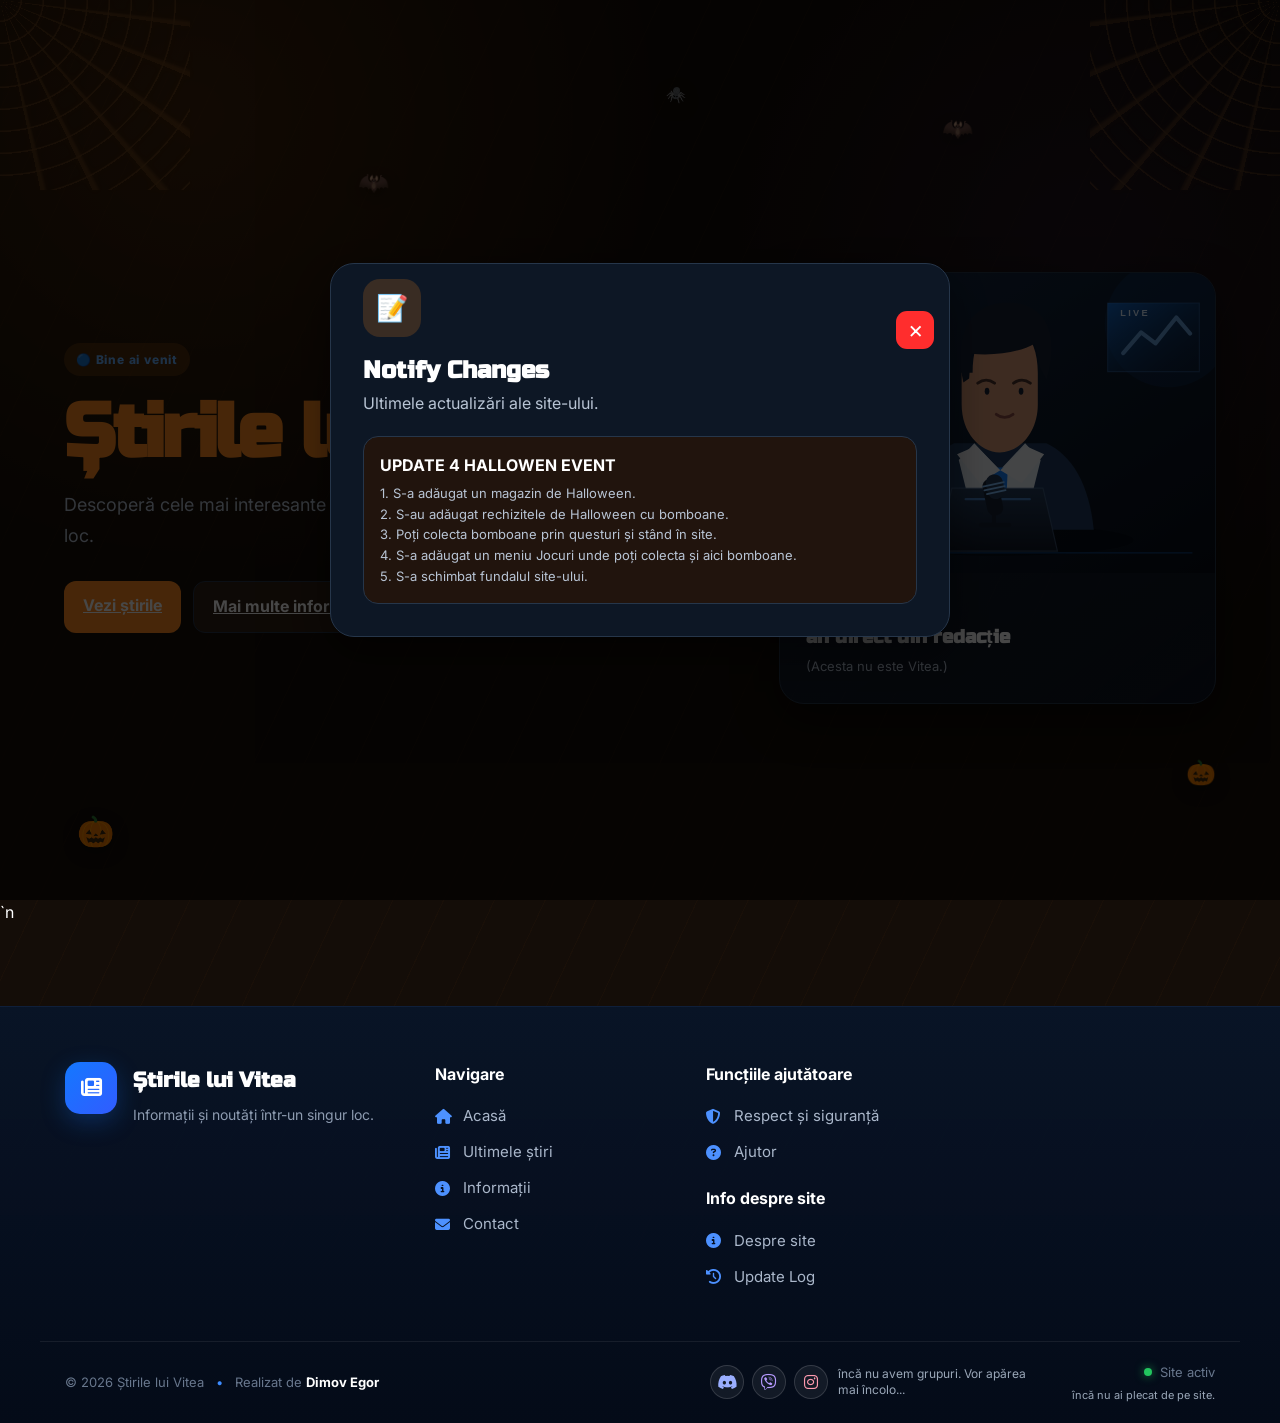
<file: index.html>
<!DOCTYPE html>
<html lang="ro">

<head>
    <meta charset="UTF-8">
    <meta name="viewport" content="width=device-width, initial-scale=1.0">
    <meta name="theme-color" content="#1683ff">
    <title>Știrile lui Vitea</title>
    <link rel="icon" type="image/svg+xml" href="favicon.svg">
    <link rel="stylesheet" href="style.css">
    <link rel="stylesheet" href="https://cdnjs.cloudflare.com/ajax/libs/font-awesome/6.7.2/css/all.min.css"
        media="print" onload="this.media='all'">
</head>

<body class="halloween-theme">

    <div class="halloween-atmosphere" aria-hidden="true">
        <span class="halloween-spiderweb halloween-spiderweb-left"></span>
        <span class="halloween-spiderweb halloween-spiderweb-right"></span>
        <span class="halloween-pumpkin pumpkin-one">🎃</span>
        <span class="halloween-pumpkin pumpkin-two">🎃</span>
        <span class="halloween-bat bat-one">🦇</span>
        <span class="halloween-bat bat-two">🦇</span>
        <span class="halloween-spider spider-one">🕷️</span>
    </div>

    <!-- LOADER -->
    <div id="loader" class="loader">
        <div class="loader-box">
            <div class="loader-logo">V</div>
            <h2 class="animated-section-title loader-title">
                <span class="sway-title-text">Știrile lui Vitea</span>
                <i class="fa-solid fa-newspaper spin-title-icon" aria-hidden="true"></i>
            </h2>
            <p id="loaderText" class="loader-text">Se încarcă...</p>

            <div class="loader-bar">
                <span id="loaderProgress"></span>
            </div>

            <button id="skipLoader" class="skip-btn">Skip</button>
        </div>
    </div>

    <!-- HEADER -->
    <header class="site-header">
        <div class="brand-area">
            <button id="hamburger" class="hamburger" aria-label="Deschide meniul">
                <span class="hamburger-line"></span>
                <span class="hamburger-line"></span>
                <span class="hamburger-line"></span>
                <span class="update-unread-dot" aria-hidden="true"></span>
            </button>

            <div class="brand">
                <div class="brand-icon">V</div>
                <div>
                    <h1>Știrile lui Vitea</h1>
                    <p>Informații și noutăți</p>
                </div>
            </div>
        </div>

        <!-- DESKTOP NAVIGATION -->
        <nav class="desktop-navigation">
            <a href="index.html" data-tooltip="Acasă" aria-label="Acasă">
                <i class="fa-solid fa-house"></i>
                <span>Acasă</span>
            </a>

            <a href="news.html" data-tooltip="Ultimele știri" aria-label="Ultimele știri">
                <i class="fa-solid fa-newspaper"></i>
                <span>Ultimele știri</span>
            </a>

            <a href="info.html" data-tooltip="Informații" aria-label="Informații">
                <i class="fa-solid fa-circle-info"></i>
                <span>Informații</span>
            </a>

            <a href="contact.html" data-tooltip="Contact / recenzii" aria-label="Contact și recenzii">
                <i class="fa-solid fa-envelope"></i>
                <span>Contact</span>
            </a>

        </nav>

        <div class="mobile-header-controls" aria-label="Instrumente rapide">
            <button class="mobile-header-action" id="searchHeaderBtn" type="button" title="Caută pe site"
                aria-label="Caută pe site">
                <i class="fa-solid fa-magnifying-glass" aria-hidden="true"></i>
            </button>
            <button class="mobile-header-action" id="timeHeaderBtn" type="button" title="Ora actuală"
                aria-label="Vezi ora actuală">
                <i class="fa-regular fa-clock" aria-hidden="true"></i>
            </button>
            <button class="mobile-header-action" id="soundHeaderBtn" type="button" title="Alege sunetul"
                aria-label="Alege sunetul pentru apăsări" aria-haspopup="dialog" aria-controls="soundPickerModal">
                <i class="fa-solid fa-volume-xmark" aria-hidden="true"></i>
            </button>
            <button class="mobile-header-action" id="refreshHeaderBtn" type="button" title="Reîmprospătează site-ul"
                aria-label="Reîmprospătează site-ul">
                <i class="fa-solid fa-rotate-right" aria-hidden="true"></i>
            </button>
        </div>
    </header>

    <!-- MOBILE MENU -->
    <aside id="sideMenu" class="side-menu">

        <div class="side-menu-header">
            <div class="side-title">
                <div class="brand-icon">V</div>
                <div>
                    <strong>Știrile lui Vitea</strong>
                    <small>Meniu</small>
                    <small class="menu-close-hint">Pentru închidere: apasă Space sau glisează spre stânga</small>
                </div>
            </div>

        </div>


        <!-- MOBILE TOOLS -->
        <div class="mobile-tools">
            <div class="mobile-tools-title">
                <i class="fa-solid fa-toolbox"></i>
                Instrumente
            </div>

            <button class="mobile-tool" id="mobileScrollTop">
                <span class="mobile-tool-icon">
                    <i class="fa-solid fa-arrow-up"></i>
                </span>
                <div>
                    <strong>Mergi sus</strong>
                    <small>Du-te în partea de sus</small>
                </div>
            </button>

            <button class="mobile-tool" id="mobileNotes">
                <span class="mobile-tool-icon">
                    <i class="fa-solid fa-note-sticky"></i>
                </span>
                <div>
                    <strong>Notițe</strong>
                    <small>Deschide notițele personale</small>
                </div>
            </button>

            <button class="mobile-tool" id="mobileUpdates">
                <span class="mobile-tool-icon">
                    <i class="fa-solid fa-bell"></i>
                    <span class="update-unread-mark" aria-hidden="true">!</span>
                </span>
                <div>
                    <strong>Notify Changes</strong>
                    <small>Vezi ultimele notificări</small>
                </div>
            </button>

            <button class="mobile-tool" id="mobileScrollBottom">
                <span class="mobile-tool-icon">
                    <i class="fa-solid fa-arrow-down"></i>
                </span>
                <div>
                    <strong>Mergi jos</strong>
                    <small>Du-te în partea de jos</small>
                </div>
            </button>

            <button class="mobile-tool" id="mobileSettings">
                <span class="mobile-tool-icon">
                    <i class="fa-solid fa-gear"></i>
                </span>
                <div>
                    <strong>Setări</strong>
                    <small>Personalizează site-ul</small>
                </div>
            </button>

            <button class="mobile-tool" id="mobilePoints">
                <span class="mobile-tool-icon">
                    <i class="fa-solid fa-users"></i>
                </span>
                <div>
                    <strong>Despre noi</strong>
                    <small>Cunoaște echipa site-ului</small>
                </div>
            </button>

            <button class="mobile-tool" id="mobileFortuneWheel">
                <span class="mobile-tool-icon">
                    <i class="fa-solid fa-dharmachakra"></i>
                </span>
                <div>
                    <strong>Roata norocului</strong>
                    <small>Află dacă Vitea face știri azi</small>
                </div>
            </button>

            <button class="mobile-tool halloween-mobile-tool" id="mobileHalloweenInventory">
                <span class="mobile-tool-icon">
                    <i class="fa-solid fa-box-open"></i>
                </span>
                <div>
                    <strong>Inventar Halloween</strong>
                    <small>Accesorii, boosturi, sunet și muzică</small>
                </div>
            </button>

            <button class="mobile-tool halloween-mobile-tool" id="mobileHalloweenShop">
                <span class="mobile-tool-icon">
                    <i class="fa-solid fa-bag-shopping"></i>
                </span>
                <div>
                    <strong>Halloween Shop</strong>
                    <small>Questuri, bomboane și recompense</small>
                </div>
            </button>

            <button class="mobile-tool halloween-mobile-tool" id="mobileHalloweenEvent">
                <span class="mobile-tool-icon">
                    <i class="fa-solid fa-ghost"></i>
                </span>
                <div>
                    <strong>Halloween Event</strong>
                    <small>Deschide questurile și recompensele</small>
                </div>
            </button>

        </div>
    </aside>


    <div id="menuOverlay" class="menu-overlay"></div>

    <!-- DESKTOP RIGHT CONTROLS -->
    <div class="top-right-controls">
        <button id="rightControlsToggle" class="control-toggle" type="button" title="Ascunde controalele din dreapta"
            aria-label="Ascunde controalele din dreapta" aria-expanded="true" aria-controls="rightControlTools">
            <i class="fa-solid fa-chevron-right" aria-hidden="true"></i>
        </button>

        <div class="control-tools" id="rightControlTools" aria-hidden="false">
            <button class="control-tool" id="scrollTopBtn" title="Mergi sus" aria-label="Mergi sus">
                <i class="fa-solid fa-arrow-up"></i>
            </button>

            <button class="control-tool" id="notesBtn" title="Notițe" aria-label="Notițe">
                <i class="fa-solid fa-note-sticky"></i>
            </button>

            <button class="control-tool has-update-indicator" id="updatesBtn" title="Notify Changes"
                aria-label="Notify Changes">
                <i class="fa-solid fa-bell"></i>
                <span class="update-unread-mark" aria-hidden="true">!</span>
            </button>

            <button class="control-tool" id="scrollBottomBtn" title="Mergi jos" aria-label="Mergi jos">
                <i class="fa-solid fa-arrow-down"></i>
            </button>

            <button class="control-tool" id="questionBtn" title="Funcții rapide" aria-label="Deschide funcțiile rapide">
                <i class="fa-solid fa-bolt"></i>
            </button>

            <button class="control-tool" id="settingsBtn" title="Setări">
                <i class="fa-solid fa-gear"></i>
            </button>

            <button class="control-tool" id="fortuneWheelBtn" title="Roata norocului"
                aria-label="Deschide roata norocului">
                <i class="fa-solid fa-dharmachakra"></i>
            </button>

            <button class="control-tool" id="pointsBtn" title="Despre noi" aria-label="Despre noi">
                <i class="fa-solid fa-users"></i>
            </button>

            <button class="control-tool halloween-inventory-button" id="halloweenInventoryBtn" title="Inventar Halloween"
                aria-label="Deschide inventarul Halloween">
                <i class="fa-solid fa-box-open"></i>
            </button>

            <button class="control-tool halloween-shop-button" id="halloweenShopBtn" title="Halloween Shop"
                aria-label="Halloween Shop">
                <i class="fa-solid fa-bag-shopping"></i>
            </button>
        </div>
    </div>
    <!-- MAIN -->
    <main>

        <!-- HOME -->
        <section id="home" class="hero-section section">

            <div class="hero-content">

                <span class="badge">🔵 Bine ai venit</span>

                <h2 class="hero-title">
                    <span class="hero-title-words sway-title-text">Știrile lui <span>Vitea</span></span>
                    <i class="fa-solid fa-newspaper hero-news-icon" aria-hidden="true"></i>
                </h2>

                <p>
                    Descoperă cele mai interesante informații,
                    noutăți și lucruri utile într-un singur loc.
                </p>

                <div class="hero-buttons">
                    <a class="primary-btn" href="news.html">
                        Vezi știrile
                    </a>

                    <a class="secondary-btn" href="info.html">
                        Mai multe informații
                    </a>
                </div>

            </div>

            <div class="hero-card">
                <img class="hero-card-image" src="news-presenter.svg"
                    alt="Ilustrație cu un prezentator fictiv care transmite știri; nu este Vitea">

                <div class="hero-card-content">
                    <span>Știrile lui Vitea</span>
                    <h3>ăn direct din redacție</h3>
                    <p>(Acesta nu este Vitea.)</p>
                </div>
            </div>

        </section>
        <!-- NEWS -->
        




        <!-- INFO -->
        

        <!-- CONTACT -->
        

    </main>

    <dialog id="halloweenEventDialog" class="halloween-event-dialog" aria-labelledby="halloweenEventTitle">
        <div class="halloween-event-header">
            <div>
                <span class="halloween-event-eyebrow">EVENIMENT LIMITAT</span>
                <h2 id="halloweenEventTitle">&#127875; Halloween Event</h2>
            </div>
            <button type="button" class="halloween-event-close" data-halloween-close aria-label="Închide Halloween Event">×</button>
        </div>

        <div class="halloween-candy-counter" aria-live="polite">
            <span class="halloween-candy-icon">🍬</span>
            <span>Bomboane</span>
            <strong id="halloweenCandyCount">0</strong>
        </div>

        <div class="halloween-event-tabs" role="tablist" aria-label="Secțiunile Halloween Event">
            <button type="button" class="active" role="tab" aria-selected="true" data-halloween-tab="event">Halloween Event</button>
            <button type="button" role="tab" aria-selected="false" data-halloween-tab="quests">Questuri</button>
            <button type="button" role="tab" aria-selected="false" data-halloween-tab="rewards">Recompense</button>
            <button type="button" role="tab" aria-selected="false" data-halloween-tab="games">Jocuri</button>
        </div>

        <div class="halloween-event-content">
            <section class="halloween-tab-panel active" data-halloween-panel="event">
                <div class="halloween-event-banner">
                    <span>&#127875;</span>
                    <div>
                        <h3>Halloween Event</h3>
                        <p>Completează questuri, adună bomboane și revendică recompensele evenimentului.</p>
                    </div>
                        <div class="halloween-event-countdown" aria-label="Timpul rămas din eveniment">
                            <strong>Evenimentul se termină în</strong>
                            <span id="halloweenCountdown">14d 00h 00m 00s</span>
                        </div>
                    </div>
                <div class="halloween-progress-card">
                    <span>Progresul colecției</span>
                    <strong id="halloweenCollectionProgress">0/7 recompense</strong>
                    <div class="halloween-progress-track"><span id="halloweenCollectionBar"></span></div>
                </div>
            </section>

            <section class="halloween-tab-panel" data-halloween-panel="quests">
                <div class="halloween-quest-list">
                    <article class="halloween-quest" data-quest="time5">
                        <span class="halloween-quest-icon">&#9201;&#65039;</span>
                        <div><strong>Stai pe site 5 minute</strong><small><span data-quest-progress="time5">0/5 minute</span></small></div>
                        <button type="button" data-quest-action="time5">20 &#127853;</button>
                    </article>
                    <article class="halloween-quest" data-quest="settings">
                        <span class="halloween-quest-icon">&#9881;&#65039;</span>
                        <div><strong>Deschide Setările</strong><small>Intră în panoul de personalizare</small></div>
                        <button type="button" data-quest-action="settings">10 &#127853;</button>
                    </article>
                    <article class="halloween-quest" data-quest="purchase">
                        <span class="halloween-quest-icon">&#128717;&#65039;</span>
                        <div><strong>Cumpără ceva în Shop</strong><small>Finalizează prima achiziție Halloween</small></div>
                        <button type="button" data-quest-action="purchase">30 &#127853;</button>
                    </article>
                    <article class="halloween-quest" data-quest="time20">
                        <span class="halloween-quest-icon">&#127769;</span>
                        <div><strong>Stai pe site 20 minute</strong><small><span data-quest-progress="time20">0/20 minute</span></small></div>
                        <button type="button" data-quest-action="time20">40 &#127853;</button>
                    </article>
                    <article class="halloween-quest" data-quest="contact">
                        <span class="halloween-quest-icon">&#9997;&#65039;</span>
                        <div><strong>Scrie o recenzie</strong><small>Completează formularul de contact sau recenzie</small></div>
                        <button type="button" data-quest-action="contact">30 &#127853;</button>
                    </article>
                    <article class="halloween-quest" data-quest="accessories3"><span class="halloween-quest-icon">🎒</span><div><strong>Cumpără 3 accesorii</strong><small>Din Halloween Shop</small></div><button type="button" data-quest-action="accessories3">200 🍬</button></article>
                    <article class="halloween-quest" data-quest="hanganuName"><span class="halloween-quest-icon">👻</span><div><strong>Dă un nume lui Hanganu</strong><small>Selectează unul dintre cele 6 nume</small></div><button type="button" data-quest-action="hanganuName">120 🍬</button></article>
                    <article class="halloween-quest" data-quest="time60"><span class="halloween-quest-icon">⌛</span><div><strong>Așteaptă 1 oră pe site</strong><small><span data-quest-progress="time60">0/60 minute</span></small></div><button type="button" data-quest-action="time60">300 🍬</button></article>
                    <article class="halloween-quest" data-quest="nichitaNote"><span class="halloween-quest-icon">📝</span><div><strong>Salvează în Notițe</strong><small>„Nichita e colțeta”</small></div><button type="button" data-quest-action="nichitaNote">150 🍬</button></article>
                    <article class="halloween-quest" data-quest="time30"><span class="halloween-quest-icon">⏰</span><div><strong>Stai pe site 30 de minute</strong><small><span data-quest-progress="time30">0/30 minute</span></small></div><button type="button" data-quest-action="time30">250 🍬</button></article>
                </div>
            </section>

            <section class="halloween-tab-panel" data-halloween-panel="games">
                <div class="halloween-games-grid">
                    <article class="halloween-game-card"><span class="halloween-game-icon">🔢</span><h3>Descifrează numărul</h3><p>Uită-te la desen și descifrează numărul magic.</p><div class="halloween-puzzle-runes" data-puzzle-runes></div><input class="halloween-game-input" data-puzzle-answer type="number" min="1000" max="9999" placeholder="Numărul din 4 cifre"><button type="button" class="halloween-game-start" data-puzzle-start>Începe jocul</button><small data-puzzle-status>Recompensă: 50 🍬</small></article>
                    <article class="halloween-game-card"><span class="halloween-game-icon">🧩</span><h3>Labirintul Halloween</h3><p>Folosește săgețile sau W-A-S-D pentru a ajunge la ieșire.</p><div class="halloween-maze" data-halloween-maze tabindex="0" aria-label="Labirint Halloween"></div><button type="button" class="halloween-game-start" data-maze-start>Începe labirintul</button><small data-maze-status>Recompensă: 50 🍬</small></article>
                    <article class="halloween-game-card"><span class="halloween-game-icon">👆</span><h3>50 de atingeri</h3><p>Apasă butonul de 50 de ori pentru premiul jocului.</p><div class="halloween-click-progress" data-click-progress>0 / 50</div><button type="button" class="halloween-game-click" data-click-game>APASĂ</button><small data-click-status>Recompensă: 50 🍬</small></article>
                    <article class="halloween-game-card"><span class="halloween-game-icon">👻</span><h3>Numele lui Hanganu</h3><p>Scrie orice nume și înscrie-l pe tablă.</p><input class="halloween-game-input" data-hanganu-input maxlength="24" placeholder="Numele Hanganu"><button type="button" class="halloween-game-start" data-hanganu-save>Scrie pe tablă</button><div class="halloween-name-board"><span data-hanganu-board>Hanganu</span></div></article>
                    <article class="halloween-game-card halloween-chess-card"><span class="halloween-game-icon">♟️</span><h3>Șah Halloween</h3><p>Joacă împotriva botului pe tablă tematică.</p><div class="halloween-chess" data-halloween-chess></div><button type="button" class="halloween-game-start" data-chess-reset>Joc nou</button><small data-chess-status>Alege o piesă albă.</small></article>
                </div>
            </section>

            <section class="halloween-tab-panel" data-halloween-panel="rewards">
                <div class="halloween-reward-grid">
                    <article class="halloween-reward" data-reward="Lucky Booster"><span>✨</span><strong>Lucky Booster</strong><button type="button" data-buy-reward="Lucky Booster" data-cost="25" data-category="boosts">25 🍬</button></article>
                    <article class="halloween-reward" data-reward="Fundal Halloween"><span>🖼️</span><strong>Fundal Halloween</strong><button type="button" data-buy-reward="Fundal Halloween" data-cost="30" data-category="accessories">30 🍬</button></article>
                    <article class="halloween-reward" data-reward="Muzică Halloween"><span>🎵</span><strong>Muzică Halloween</strong><button type="button" data-buy-reward="Muzică Halloween" data-cost="35" data-category="music">35 🍬</button></article>
                    <article class="halloween-reward" data-reward="Sunet Halloween"><span>🔊</span><strong>Sunet Halloween</strong><button type="button" data-buy-reward="Sunet Halloween" data-cost="20" data-category="sounds">20 🍬</button></article>
                    <article class="halloween-reward" data-reward="Iconiță Halloween"><span>🎃</span><strong>Iconiță Halloween</strong><button type="button" data-buy-reward="Iconiță Halloween" data-cost="15" data-category="accessories">15 🍬</button></article>
                    <article class="halloween-reward" data-reward="Screamer Monster"><span>👾</span><strong>Screamer Monster</strong><button type="button" data-buy-reward="Screamer Monster" data-cost="75" data-category="boosts">75 🍬</button></article>
                    <article class="halloween-reward" data-reward="Dovleac pe cap"><span>🎃</span><strong>Dovleac pe cap</strong><button type="button" data-buy-reward="Dovleac pe cap" data-cost="150" data-category="accessories">150 🍬</button></article>
                    <article class="halloween-reward" data-reward="Balonul magic"><span>🎈</span><strong>Balonul magic</strong><button type="button" data-buy-reward="Balonul magic" data-cost="600" data-category="accessories">600 🍬</button></article>
                    <article class="halloween-reward" data-reward="Îmbrăcăminte violetă"><span>👕</span><strong>Îmbrăcăminte violetă</strong><button type="button" data-buy-reward="Îmbrăcăminte violetă" data-cost="450" data-category="accessories">450 🍬</button></article>
                    <article class="halloween-reward" data-reward="Foarte Lucky Booster"><span>🍀</span><strong>Foarte Lucky Booster</strong><button type="button" data-buy-reward="Foarte Lucky Booster" data-cost="1000" data-category="boosts">1000 🍬</button></article>
                    <article class="halloween-reward" data-reward="Nume pentru Hanganu"><span>👻</span><strong>Nume pentru Hanganu</strong><button type="button" data-buy-reward="Nume pentru Hanganu" data-cost="300" data-category="accessories">300 🍬</button></article>
                    <article class="halloween-reward" data-reward="Halloween Man"><span>🦇</span><strong>Halloween Man</strong><button type="button" data-buy-reward="Halloween Man" data-cost="10000" data-category="accessories">10.000 🍬</button></article>
                </div>
            </section>
        </div>
    </dialog>

    <dialog id="halloweenPurchaseDialog" class="halloween-purchase-dialog" aria-labelledby="halloweenPurchaseTitle">
        <button type="button" class="halloween-purchase-close" data-purchase-close aria-label="Închide">×</button>
        <span id="halloweenPurchaseIcon" class="halloween-purchase-icon">🎃</span>
        <span class="halloween-event-eyebrow">HALLOWEEN SHOP</span>
        <h2 id="halloweenPurchaseTitle">Articol Halloween</h2>
        <p id="halloweenPurchaseDescription"></p>
        <strong id="halloweenPurchasePrice" class="halloween-purchase-price"></strong>
        <button type="button" id="confirmHalloweenPurchase" class="primary-btn">Cumpără acum</button>
    </dialog>

    <div id="halloweenScreamer" class="halloween-screamer" aria-hidden="true">
        <div class="halloween-screamer-flash"></div>
        <div class="halloween-monster">№</div>
    </div>

    <div id="halloweenPumpkinHead" class="halloween-pumpkin-head" aria-hidden="true">
        <span class="pumpkin-eye pumpkin-eye-left"></span>
        <span class="pumpkin-eye pumpkin-eye-right"></span>
        <button type="button" id="removePumpkinHead" class="pumpkin-remove-button">Scoate dovleacul</button>
    </div>

    <dialog id="halloweenInventoryDialog" class="halloween-inventory-dialog" aria-labelledby="halloweenInventoryTitle">
        <div class="halloween-inventory-header">
            <div>
                <span class="halloween-inventory-eyebrow">HALLOWEEN</span>
                <h2 id="halloweenInventoryTitle"><i class="fa-solid fa-box-open" aria-hidden="true"></i> Inventar</h2>
            </div>
            <button type="button" class="halloween-inventory-close" data-inventory-close aria-label="Închide inventarul">×</button>
        </div>
        <div class="halloween-inventory-tabs" role="tablist" aria-label="Categorii inventar">
            <button class="active" type="button" role="tab" aria-selected="true" data-inventory-tab="accessories"><i class="fa-solid fa-glasses"></i><span>Accesorii</span></button>
            <button type="button" role="tab" aria-selected="false" data-inventory-tab="boosts"><i class="fa-solid fa-bolt"></i><span>Boosturi</span></button>
            <button type="button" role="tab" aria-selected="false" data-inventory-tab="sounds"><i class="fa-solid fa-volume-high"></i><span>Sunet</span></button>
            <button type="button" role="tab" aria-selected="false" data-inventory-tab="music"><i class="fa-solid fa-music"></i><span>Muzică</span></button>
        </div>
        <div class="halloween-inventory-content">
            <section class="halloween-inventory-panel active" data-inventory-panel="accessories">
                <div class="inventory-empty"><span>🎃</span><h3>Accesorii Halloween</h3><p>Recompensele cumpărate din magazin apar aici.</p></div>
            </section>
            <section class="halloween-inventory-panel" data-inventory-panel="boosts"><div class="inventory-empty"><span></span><h3>Boosturi</h3><p>Boosturile obținute în eveniment vor apărea aici.</p></div></section>
            <section class="halloween-inventory-panel" data-inventory-panel="sounds"><div class="inventory-empty"><span>🔊</span><h3>Sunet</h3><p>Sunetele Halloween deblocate vor fi disponibile aici.</p></div></section>
            <section class="halloween-inventory-panel" data-inventory-panel="music"><div class="inventory-empty"><span>µ</span><h3>Muzică</h3><p>Muzica de Halloween deblocată va fi așezată aici.</p></div></section>
        </div>
    </dialog>

    <!-- MOBILE BOTTOM NAVIGATION -->
    <nav class="bottom-navigation">

        <a href="index.html">
            <i class="fa-solid fa-house"></i>
            <small>Acasă</small>
        </a>

        <a href="news.html">
            <i class="fa-solid fa-newspaper"></i>
            <small>Ultimele știri</small>
        </a>

        <a href="info.html">
            <i class="fa-solid fa-circle-info"></i>
            <small>Info</small>
        </a>

        <a href="contact.html">
            <i class="fa-solid fa-envelope"></i>
            <small>Contact</small>
        </a>

    </nav>



    <!-- MOBILE HEADER PANELS -->
    <div id="searchModal" class="modal">
        <div class="modal-box mobile-search-box" role="dialog" aria-modal="true" aria-labelledby="searchModalTitle">
            <button class="modal-close" data-close="searchModal" aria-label="Închide căutarea">×</button>
            <div class="modal-icon"><i class="fa-solid fa-magnifying-glass" aria-hidden="true"></i></div>
            <h2 id="searchModalTitle">Caută pe site</h2>
            <p>Găsește rapid meniuri, instrumente și acțiuni.</p>
            <div class="site-search-field">
                <i class="fa-solid fa-magnifying-glass" aria-hidden="true"></i>
                <input id="siteSearchInput" type="search" placeholder="Caută sau spune ce cauți..." autocomplete="off"
                    aria-label="Caută pe site">
                <span class="voice-waveform" aria-hidden="true">
                    <span></span><span></span><span></span><span></span><span></span><span></span><span></span>
                </span>
                <button id="voiceSearchButton" class="voice-search-button" type="button" title="Caută cu vocea"
                    aria-label="Caută cu vocea" aria-pressed="false">
                    <i id="voiceSearchIcon" class="fa-solid fa-microphone" aria-hidden="true"></i>
                </button>
            </div>
            <p id="voiceSearchStatus" class="voice-search-status" role="status" aria-live="polite"></p>
            <div id="siteSearchResults" class="site-search-results" aria-label="Rezultatele căutării"></div>
            <p id="siteSearchEmpty" class="site-search-empty" hidden>Nu am găsit rezultate.</p>
        </div>
    </div>

    <div id="timeModal" class="modal">
        <div class="modal-box utility-modal-box" role="dialog" aria-modal="true" aria-labelledby="timeModalTitle">
            <button class="modal-close" data-close="timeModal" aria-label="Închide ceasul">×</button>
            <div class="modal-icon"><i class="fa-regular fa-clock" aria-hidden="true"></i></div>
            <h2 id="timeModalTitle">Ora actuală</h2>
            <p id="currentDate" class="current-date"></p>
            <time id="currentTime" class="current-time" aria-live="off">--:--:--</time>
        </div>
    </div>

    <div id="refreshModal" class="modal">
        <div class="modal-box utility-modal-box" role="dialog" aria-modal="true" aria-labelledby="refreshModalTitle">
            <button class="modal-close" data-close="refreshModal" aria-label="Închide confirmarea">×</button>
            <div class="modal-icon"><i class="fa-solid fa-rotate-right" aria-hidden="true"></i></div>
            <h2 id="refreshModalTitle">Reîmprospătezi site-ul?</h2>
            <p>Vrei să faci refresh la site?</p>
            <div class="refresh-actions">
                <button class="secondary-btn" data-close="refreshModal" type="button">Anulează</button>
                <button id="confirmSiteRefresh" class="primary-btn" type="button">Da, fă refresh</button>
            </div>
        </div>
    </div>

    <!-- NOTES MODAL -->
    <div id="notesModal" class="modal">
        <div class="modal-box">

            <button class="modal-close" data-close="notesModal">×</button>

            <div class="modal-icon">”</div>
            <h2>Notițele mele</h2>
            <p>Scrie și salvează notițele tale.</p>

            <textarea id="notesText" class="notes-textarea" placeholder="Scrie aici..."></textarea>

            <button id="saveNotes" class="primary-btn">
                Salvează notițele
            </button>

            <div class="notes-update-log">
                <h3>Ce am făcut azi</h3>
                <ul id="notesUpdateLogList" class="notes-update-log-list"></ul>
            </div>

        </div>
    </div>
    <!-- Notify changes -->
    <div id="updatesModal" class="modal">
        <div class="modal-box">

            <button class="modal-close" data-close="updatesModal">×</button>

            <div class="modal-icon">📝</div>
            <h2>Notify Changes</h2>
            <p>Ultimele actualizări ale site-ului.</p>

            <div id="updateList" class="update-list"></div>

        </div>
    </div>`n    <!-- SETTINGS MODAL -->
    <div id="settingsModal" class="modal">
        <div class="modal-box settings-box">

            <button class="modal-close" data-close="settingsModal">×</button>

            <div class="modal-icon">™</div>
            <h2>Setări</h2>

            <div class="setting-section">

                <h3> Culoare</h3>
                <p>Alege una dintre cele 67 de culori.</p>

                <div id="colorGrid" class="color-grid"></div>

            </div>

            <div class="setting-section">

                <h3>🔔 Notificări pe acest site</h3>

                <label class="switch-row">
                    <span>Activează anunțurile site-ului</span>
                    <input type="checkbox" id="notificationToggle">
                    <span class="switch"></span>
                </label>
                <p>Anunțurile sunt afișate pe site; această opțiune nu activează notificările sistemului telefonului sau
                    calculatorului.</p>

            </div>

            <div class="setting-section">

                <h3>ă Sunet la apăsare</h3>
                <p>Alege sunetul folosit de butonul de sunet pe telefon și calculator.</p>
                <label class="sound-picker-label" for="soundTypeSelect">Sunet</label>
                <select id="soundTypeSelect" class="sound-type-select" data-sound-control>
                    <option value="classic">Click clasic</option>
                    <option value="bell">Clopoțel</option>
                    <option value="retro">Retro</option>
                    <option value="soft">Ton discret</option>
                    <option value="chime">Armonios</option>
                    <option value="pop">Pop</option>
                    <option value="bubbly">Bule</option>
                    <option value="pulse">Puls</option>
                </select>
                <button id="previewSoundButton" class="secondary-btn sound-preview-btn" type="button"
                    data-sound-control>
                    <i class="fa-solid fa-play" aria-hidden="true"></i>
                    Ascultă o previzualizare
                </button>
                <p id="soundSettingsStatus" class="settings-status" role="status" aria-live="polite"></p>

            </div>

            <div class="setting-section">

                <h3>ă Aspect și accesibilitate</h3>

                <label class="switch-row">
                    <span>Mod luminos</span>
                    <input type="checkbox" id="themeToggle">
                    <span class="switch"></span>
                </label>

                <label class="switch-row">
                    <span>Contrast ridicat</span>
                    <input type="checkbox" id="contrastToggle">
                    <span class="switch"></span>
                </label>

                <label class="switch-row">
                    <span>Redu animațiile</span>
                    <input type="checkbox" id="motionToggle">
                    <span class="switch"></span>
                </label>

                <button id="resetSettings" class="secondary-btn reset-settings-btn" type="button">
                    <i class="fa-solid fa-rotate-left" aria-hidden="true"></i>
                    Resetează setările
                </button>
                <p id="settingsStatus" class="settings-status" role="status" aria-live="polite"></p>

            </div>

            <div class="setting-section">

                <h3>¤ Dimensiunea textului</h3>

                <div class="text-size-buttons">
                    <button data-text-size="small">Mic</button>
                    <button data-text-size="medium">Mediu</button>
                    <button data-text-size="large">Mare</button>
                    <button data-text-size="extra">Extra mare</button>
                </div>

            </div>

        </div>
    </div>

    <!-- ABOUT US MODAL -->
    <div id="pointsModal" class="modal">
        <div class="modal-box about-us-box">

            <button class="modal-close" data-close="pointsModal" aria-label="Închide">×</button>

            <div class="modal-icon about-us-icon"><i class="fa-solid fa-users" aria-hidden="true"></i></div>

            <h2>Despre noi</h2>
            <p class="about-us-intro">Echipa din spatele ătirilor lui Vitea</p>

            <div class="about-us-profiles">
                <article class="about-us-profile">
                    <div class="about-us-profile-heading">
                        <span class="about-us-avatar" aria-hidden="true"><i class="fa-solid fa-microphone"></i></span>
                        <div>
                            <h3>Vitea</h3>
                            <p>Prezentator de știri</p>
                        </div>
                    </div>
                    <dl class="about-us-details">
                        <div>
                            <dt>Vărsta</dt>
                            <dd>13 ani</dd>
                        </div>
                        <div>
                            <dt>ăcoala</dt>
                            <dd>Liceul Teoretic „Ioan Vodă”</dd>
                        </div>
                        <div>
                            <dt>Clasa</dt>
                            <dd>VII-A</dd>
                        </div>
                        <div>
                            <dt>Și place</dt>
                            <dd>Să facă știri</dd>
                        </div>
                    </dl>
                </article>

                <article class="about-us-profile">
                    <div class="about-us-profile-heading">
                        <span class="about-us-avatar about-us-avatar-egor" aria-hidden="true"><i
                                class="fa-solid fa-code"></i></span>
                        <div>
                            <h3>Egor</h3>
                            <p>Creator de site</p>
                        </div>
                    </div>
                    <dl class="about-us-details">
                        <div>
                            <dt>Vărsta</dt>
                            <dd>13 ani</dd>
                        </div>
                        <div>
                            <dt>ăcoala</dt>
                            <dd>Liceul Teoretic „Ioan Vodă”</dd>
                        </div>
                        <div>
                            <dt>Clasa</dt>
                            <dd>VII-A</dd>
                        </div>
                        <div>
                            <dt>Și place</dt>
                            <dd>Să creeze jocuri și site-uri</dd>
                        </div>
                    </dl>
                </article>
            </div>

        </div>
    </div>

    <!-- FORTUNE WHEEL MODAL -->
    <div id="fortuneWheelModal" class="modal">
        <div class="modal-box fortune-wheel-box">
            <button class="modal-close" data-close="fortuneWheelModal" aria-label="Închide">×</button>

            <div class="modal-icon fortune-wheel-icon"><i class="fa-solid fa-dharmachakra"></i></div>
            <h2>Roata norocului</h2>
            <p class="fortune-intro">Află dacă Vitea va face știri astăzi!</p>
            <p class="fortune-weekly-countdown">Următorul bonus premium în: <span id="fortuneWeeklyCountdown">Se
                    calculează...</span></p>

            <div class="fortune-wheel-wrap">
                <span class="fortune-pointer" aria-hidden="true"></span>
                <div id="fortuneWheel" class="fortune-wheel" role="img" aria-label="Roată cu 20 de semne plus și minus">
                    <div id="fortuneWheelLabels" class="fortune-wheel-labels" aria-hidden="true"></div>
                </div>
                <button id="spinFortuneWheel" class="fortune-spin-button" type="button">
                    <span>ROTEȘTE</span>
                    <small>DOAR VITEA</small>
                </button>
            </div>

            <div id="fortuneOutcome" class="fortune-outcome" aria-hidden="true">
                <i id="fortuneOutcomeIcon" class="fa-solid fa-star"></i>
                <span id="fortuneOutcomeText"></span>
            </div>
            <p id="fortuneResult" class="fortune-result" role="status" aria-live="polite">
                Apasă butonul din mijloc și rotește pentru norocul știrii!
            </p>
        </div>
    </div>

    <!-- DESKTOP QUICK FUNCTIONS -->
    <div id="quickFunctionsModal" class="modal quick-functions-modal">
        <div class="modal-box quick-functions-box" role="dialog" aria-modal="true"
            aria-labelledby="quickFunctionsTitle">
            <button class="modal-close" data-close="quickFunctionsModal"
                aria-label="Închide funcțiile rapide">×</button>
            <div class="modal-icon quick-functions-icon"><i class="fa-solid fa-bolt" aria-hidden="true"></i></div>
            <h2 id="quickFunctionsTitle">Funcții rapide</h2>
            <p>Accesează imediat comenzile site-ului.</p>

            <div class="quick-functions-list">
                <button class="quick-function-action" id="quickSearchAction" data-quick-action="search" type="button">
                    <span class="quick-function-icon"><i class="fa-solid fa-magnifying-glass"
                            aria-hidden="true"></i></span>
                    <span class="quick-function-copy"><strong>Caută pe site</strong><small>Meniuri, instrumente și
                            acțiuni</small></span>
                    <i class="fa-solid fa-arrow-right quick-function-arrow" aria-hidden="true"></i>
                </button>
                <button class="quick-function-action" id="quickTimeAction" data-quick-action="time" type="button">
                    <span class="quick-function-icon"><i class="fa-regular fa-clock" aria-hidden="true"></i></span>
                    <span class="quick-function-copy"><strong>Ora actuală</strong><small>Vezi ora și data de
                            acum</small></span>
                    <i class="fa-solid fa-arrow-right quick-function-arrow" aria-hidden="true"></i>
                </button>
                <button class="quick-function-action" id="quickSoundAction" data-quick-action="sound" type="button">
                    <span class="quick-function-icon"><i id="quickSoundIcon" class="fa-solid fa-volume-xmark"
                            aria-hidden="true"></i></span>
                    <span class="quick-function-copy"><strong>Sunet la apăsare</strong><small
                            id="quickSoundStatus">Dezactivat</small></span>
                    <i class="fa-solid fa-arrow-right quick-function-arrow" aria-hidden="true"></i>
                </button>
                <button class="quick-function-action" id="quickRefreshAction" data-quick-action="refresh" type="button">
                    <span class="quick-function-icon"><i class="fa-solid fa-rotate-right" aria-hidden="true"></i></span>
                    <span class="quick-function-copy"><strong>Reîmprospătează site-ul</strong><small>Cu confirmare
                            înainte de reîncărcare</small></span>
                    <i class="fa-solid fa-arrow-right quick-function-arrow" aria-hidden="true"></i>
                </button>
            </div>
        </div>
    </div>

    <div id="soundPickerModal" class="modal sound-picker-modal">
        <div class="modal-box sound-picker-box" role="dialog" aria-modal="true" aria-labelledby="soundPickerTitle">
            <button class="modal-close" data-close="soundPickerModal" aria-label="Închide alegerea sunetului">×</button>
            <div class="modal-icon sound-picker-icon"><i class="fa-solid fa-volume-high" aria-hidden="true"></i></div>
            <h2 id="soundPickerTitle">Alege sunetul</h2>
            <p>Alege un sunet pentru apăsări. Apasă butonul mic de redare ca să-l asculți.</p>

            <label class="switch-row sound-enable-row">
                <span>Activează sunetul la apăsare</span>
                <input type="checkbox" id="soundEnabledToggle" data-sound-control>
                <span class="switch"></span>
            </label>

            <div id="soundChoices" class="sound-choices" aria-label="Sunete disponibile"></div>
            <p id="soundPickerStatus" class="settings-status" role="status" aria-live="polite"></p>
        </div>
    </div>


    <!-- TOAST -->
    <div id="toast" class="toast">
        <span id="toastIcon"></span>
        <span id="toastMessage">Gata!</span>
    </div>

    <footer class="modern-footer">

        <div class="footer-container">

            <div class="footer-brand">
                <div class="footer-logo">
                    <i class="fa-solid fa-newspaper spin-title-icon" aria-hidden="true"></i>
                </div>

                <div>
                    <h3><span class="sway-title-text">Știrile lui Vitea</span></h3>
                    <p>Informații și noutăți într-un singur loc.</p>
                </div>
            </div>

            <div class="footer-links">
                <div>
                    <h4>Navigare</h4>
                    <a href="#home">
                        <i class="fa-solid fa-house"></i>
                        Acasă
                    </a>
                    <a href="#news">
                        <i class="fa-solid fa-newspaper spin-title-icon" aria-hidden="true"></i>
                        <span class="sway-title-text">Ultimele știri</span>
                    </a>
                    <a href="#info">
                        <i class="fa-solid fa-circle-info"></i>
                        Informații
                    </a>
                    <a href="#contact">
                        <i class="fa-solid fa-envelope spin-title-icon" aria-hidden="true"></i>
                        <span class="sway-title-text">Contact</span>
                    </a>
                </div>

                <div>
                    <h4>Funcțiile ajutătoare</h4>
                    <a href="safety.html">
                        <i class="fa-solid fa-shield-halved"></i>
                        Respect și siguranță
                    </a>
                    <a href="help.html">
                        <i class="fa-solid fa-circle-question"></i>
                        Ajutor
                    </a>
                    <h4 class="footer-submenu-title">Info despre site</h4>
                    <a href="about-site.html">
                        <i class="fa-solid fa-circle-info" aria-hidden="true"></i>
                        Despre site
                    </a>
                    <a href="#" id="footerUpdateLog">
                        <i class="fa-solid fa-clock-rotate-left" aria-hidden="true"></i>
                        Update Log
                    </a>
                </div>
            </div>

        </div>

        <div class="footer-bottom">
            <div>
                <span>© 2026 Știrile lui Vitea</span>
                <span class="footer-dot">•</span>
                <span>Realizat de <strong>Dimov Egor</strong></span>
            </div>

            <div class="footer-bottom-right">
                <div class="footer-community">
                    <div class="footer-social-icons" aria-label="Discord, Viber și Instagram">
                        <a class="footer-social-icon discord" href="https://discord.com/"
                            aria-label="Deschide site-ul Discord" title="Discord" target="_blank"
                            rel="noopener noreferrer">
                            <i class="fa-brands fa-discord" aria-hidden="true"></i>
                        </a>
                        <a class="footer-social-icon viber" href="https://www.viber.com/"
                            aria-label="Deschide site-ul Viber" title="Viber" target="_blank" rel="noopener noreferrer">
                            <i class="fa-brands fa-viber" aria-hidden="true"></i>
                        </a>
                        <a class="footer-social-icon instagram" href="https://www.instagram.com/"
                            aria-label="Deschide site-ul Instagram" title="Instagram" target="_blank"
                            rel="noopener noreferrer">
                            <i class="fa-brands fa-instagram" aria-hidden="true"></i>
                        </a>
                    </div>
                    <span class="footer-community-message">încă nu avem grupuri. Vor apărea mai încolo...</span>
                </div>

                <div class="footer-status">
                    <span class="footer-status-label">
                        <span class="status-dot"></span>
                        Site activ
                    </span>
                    <p id="visitReturnStatus" class="visit-return-status" role="status" aria-live="polite">
                        încă nu ai plecat de pe site.
                    </p>
                </div>
            </div>
        </div>

    </footer>

    <script src="script.js"></script>
</body>

</html>
</file>
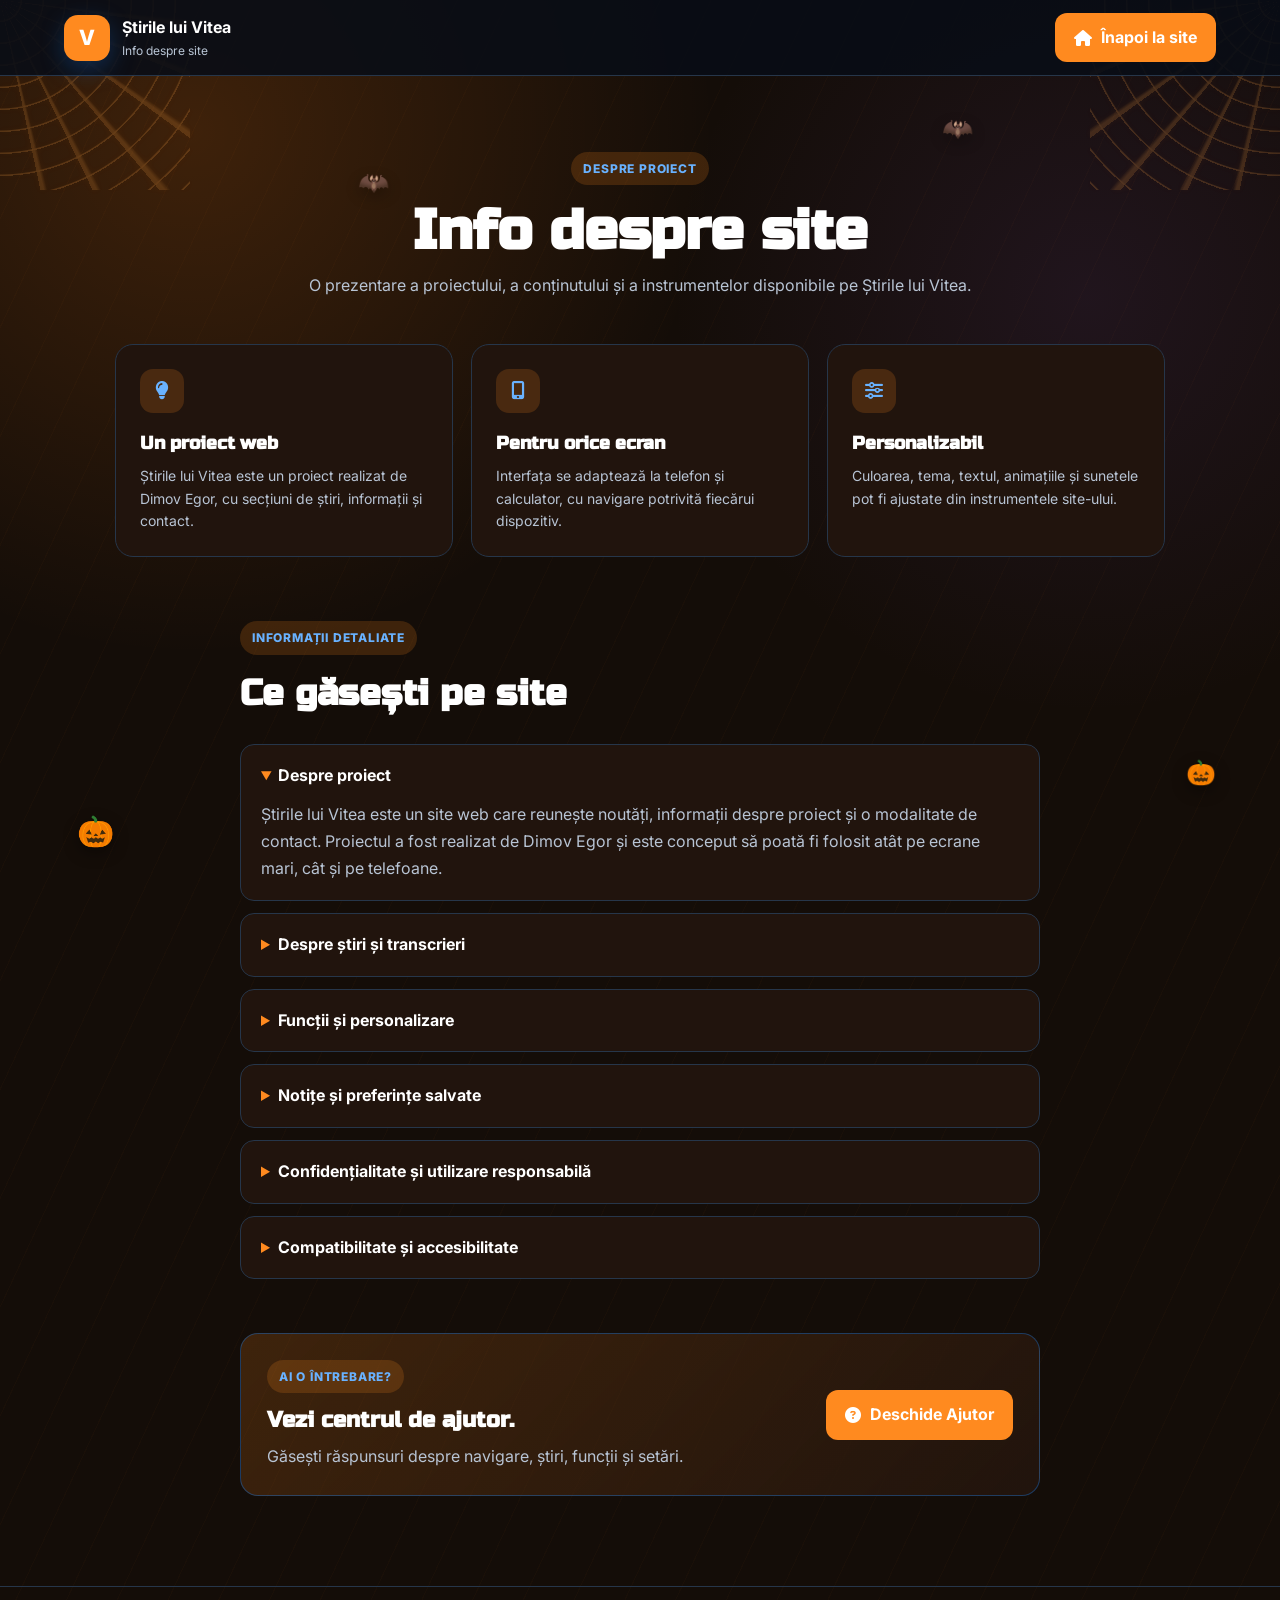
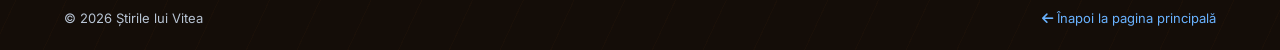
<file: about-site.html>
<!DOCTYPE html>
<html>

<head>
    <meta charset="UTF-8">
    <meta name="viewport" content="width=device-width, initial-scale=1.0">
    <meta name="theme-color" content="#1683ff">
    <meta name="description" content="Informații despre proiectul Știrile lui Vitea, știri, funcții, accesibilitate și date salvate în browser.">
    <title>Info despre site | Știrile lui Vitea</title>
    <link rel="icon" type="image/svg+xml" href="favicon.svg">
    <link rel="stylesheet" href="style.css">
    <link rel="stylesheet" href="https://cdnjs.cloudflare.com/ajax/libs/font-awesome/6.7.2/css/all.min.css">
</head>

<body class="halloween-theme">
    <div class="halloween-atmosphere" aria-hidden="true">
        <span class="halloween-spiderweb halloween-spiderweb-left"></span>
        <span class="halloween-spiderweb halloween-spiderweb-right"></span>
        <span class="halloween-pumpkin pumpkin-one">🎃</span>
        <span class="halloween-pumpkin pumpkin-two">🎃</span>
        <span class="halloween-bat bat-one">🦇</span>
        <span class="halloween-bat bat-two">🦇</span>
    </div>
    <header class="site-header help-header">
        <a class="help-brand" href="index.html" aria-label="Știrile lui Vitea - pagina principală">
            <span class="brand-icon">V</span>
            <span>
                <strong>Știrile lui Vitea</strong>
                <small>Info despre site</small>
            </span>
        </a>
        <a class="primary-btn help-home-link" href="index.html">
            <i class="fa-solid fa-house" aria-hidden="true"></i>
            Înapoi la site
        </a>
    </header>

    <main class="help-page">
        <section class="help-hero">
            <span class="section-label">DESPRE PROIECT</span>
            <h1>Info despre site</h1>
            <p>O prezentare a proiectului, a conținutului și a instrumentelor disponibile pe Știrile lui Vitea.</p>
        </section>

        <section class="help-topics" aria-label="Pe scurt despre site">
            <article class="help-topic">
                <span class="help-topic-icon"><i class="fa-solid fa-lightbulb" aria-hidden="true"></i></span>
                <h2>Un proiect web</h2>
                <p>Știrile lui Vitea este un proiect realizat de Dimov Egor, cu secțiuni de știri, informații și contact.</p>
            </article>
            <article class="help-topic">
                <span class="help-topic-icon"><i class="fa-solid fa-mobile-screen-button" aria-hidden="true"></i></span>
                <h2>Pentru orice ecran</h2>
                <p>Interfața se adaptează la telefon și calculator, cu navigare potrivită fiecărui dispozitiv.</p>
            </article>
            <article class="help-topic">
                <span class="help-topic-icon"><i class="fa-solid fa-sliders" aria-hidden="true"></i></span>
                <h2>Personalizabil</h2>
                <p>Culoarea, tema, textul, animațiile și sunetele pot fi ajustate din instrumentele site-ului.</p>
            </article>
        </section>

        <section class="help-faq" aria-labelledby="aboutSiteContentTitle">
            <div class="help-section-heading">
                <span class="section-label">INFORMAȚII DETALIATE</span>
                <h2 id="aboutSiteContentTitle">Ce găsești pe site</h2>
            </div>

            <details class="help-answer" open>
                <summary>Despre proiect</summary>
                <p>Știrile lui Vitea este un site web care reunește noutăți, informații despre proiect și o modalitate de contact. Proiectul a fost realizat de Dimov Egor și este conceput să poată fi folosit atât pe ecrane mari, cât și pe telefoane.</p>
            </details>

            <details class="help-answer">
                <summary>Despre știri și transcrieri</summary>
                <p>În secțiunea „Ultimele știri” poți citi transcrierile materialelor publicate. Textele marcate ca monolog satiric sunt materiale de divertisment și nu reprezintă știri verificate. Numele persoanelor private sunt anonimizate.</p>
                <p>Poți căuta cuvinte în știri, filtra după categorie, schimba ordinea de afișare și vedea numai favoritele. O singură transcriere se deschide odată. Butonul de distribuire oferă linkul către știrea aleasă.</p>
            </details>

            <details class="help-answer">
                <summary>Funcții și personalizare</summary>
                <p>Instrumentele site-ului includ căutarea, afișarea orei, accesul la notițe, actualizări și setări. Din Setări poți alege o culoare, dimensiunea textului, tema luminoasă, contrastul ridicat și reducerea animațiilor.</p>
                <p>Butonul de sunet deschide selectorul cu opt tonuri. Fiecare poate fi previzualizat înainte de alegere; poți activa sau dezactiva separat sunetele la apăsare. Pe calculator, selectorul este disponibil din „Funcții rapide”, iar pe telefon din butonul cu difuzor din antet.</p>
            </details>

            <details class="help-answer">
                <summary>Notițe și preferințe salvate</summary>
                <p>Notițele, știrile favorite și unele preferințe de afișare sunt păstrate local în stocarea browserului de pe dispozitivul folosit. Aceste date nu se sincronizează automat între dispozitive sau browsere. Ștergerea datelor site-ului din browser poate elimina informațiile salvate.</p>
                <p>Evită să salvezi în notițe parole, date bancare sau alte informații sensibile.</p>
            </details>

            <details class="help-answer">
                <summary>Confidențialitate și utilizare responsabilă</summary>
                <p>Nu publica sau trimite date personale, parole, adrese ori imagini ale altor persoane fără permisiune. Pentru recomandări suplimentare, citește pagina „Respect și siguranță”. Înțelege contextul satiric al materialelor și nu le folosi ca sursă pentru afirmații verificate despre persoane sau evenimente.</p>
            </details>

            <details class="help-answer">
                <summary>Compatibilitate și accesibilitate</summary>
                <p>Site-ul folosește funcții moderne ale browserului pentru unele instrumente. De exemplu, disponibilitatea căutării vocale, partajării și redării audio depinde de browser și dispozitiv. Dacă o funcție nu este disponibilă, poți folosi căutarea scrisă sau celelalte instrumente din pagină.</p>
                <p>Modul cu contrast ridicat și opțiunea de reducere a animațiilor sunt disponibile în Setări. Navigarea principală poate fi folosită și cu tastatura.</p>
            </details>
        </section>

        <section class="help-contact">
            <div>
                <span class="section-label">AI O ÎNTREBARE?</span>
                <h2>Vezi centrul de ajutor.</h2>
                <p>Găsești răspunsuri despre navigare, știri, funcții și setări.</p>
            </div>
            <a class="primary-btn" href="help.html">
                <i class="fa-solid fa-circle-question" aria-hidden="true"></i>
                Deschide Ajutor
            </a>
        </section>
    </main>

    <footer class="help-footer">
        <span>© 2026 Știrile lui Vitea</span>
        <a href="index.html"><i class="fa-solid fa-arrow-left" aria-hidden="true"></i> Înapoi la pagina principală</a>
    </footer>
</body>

</html>
</file>
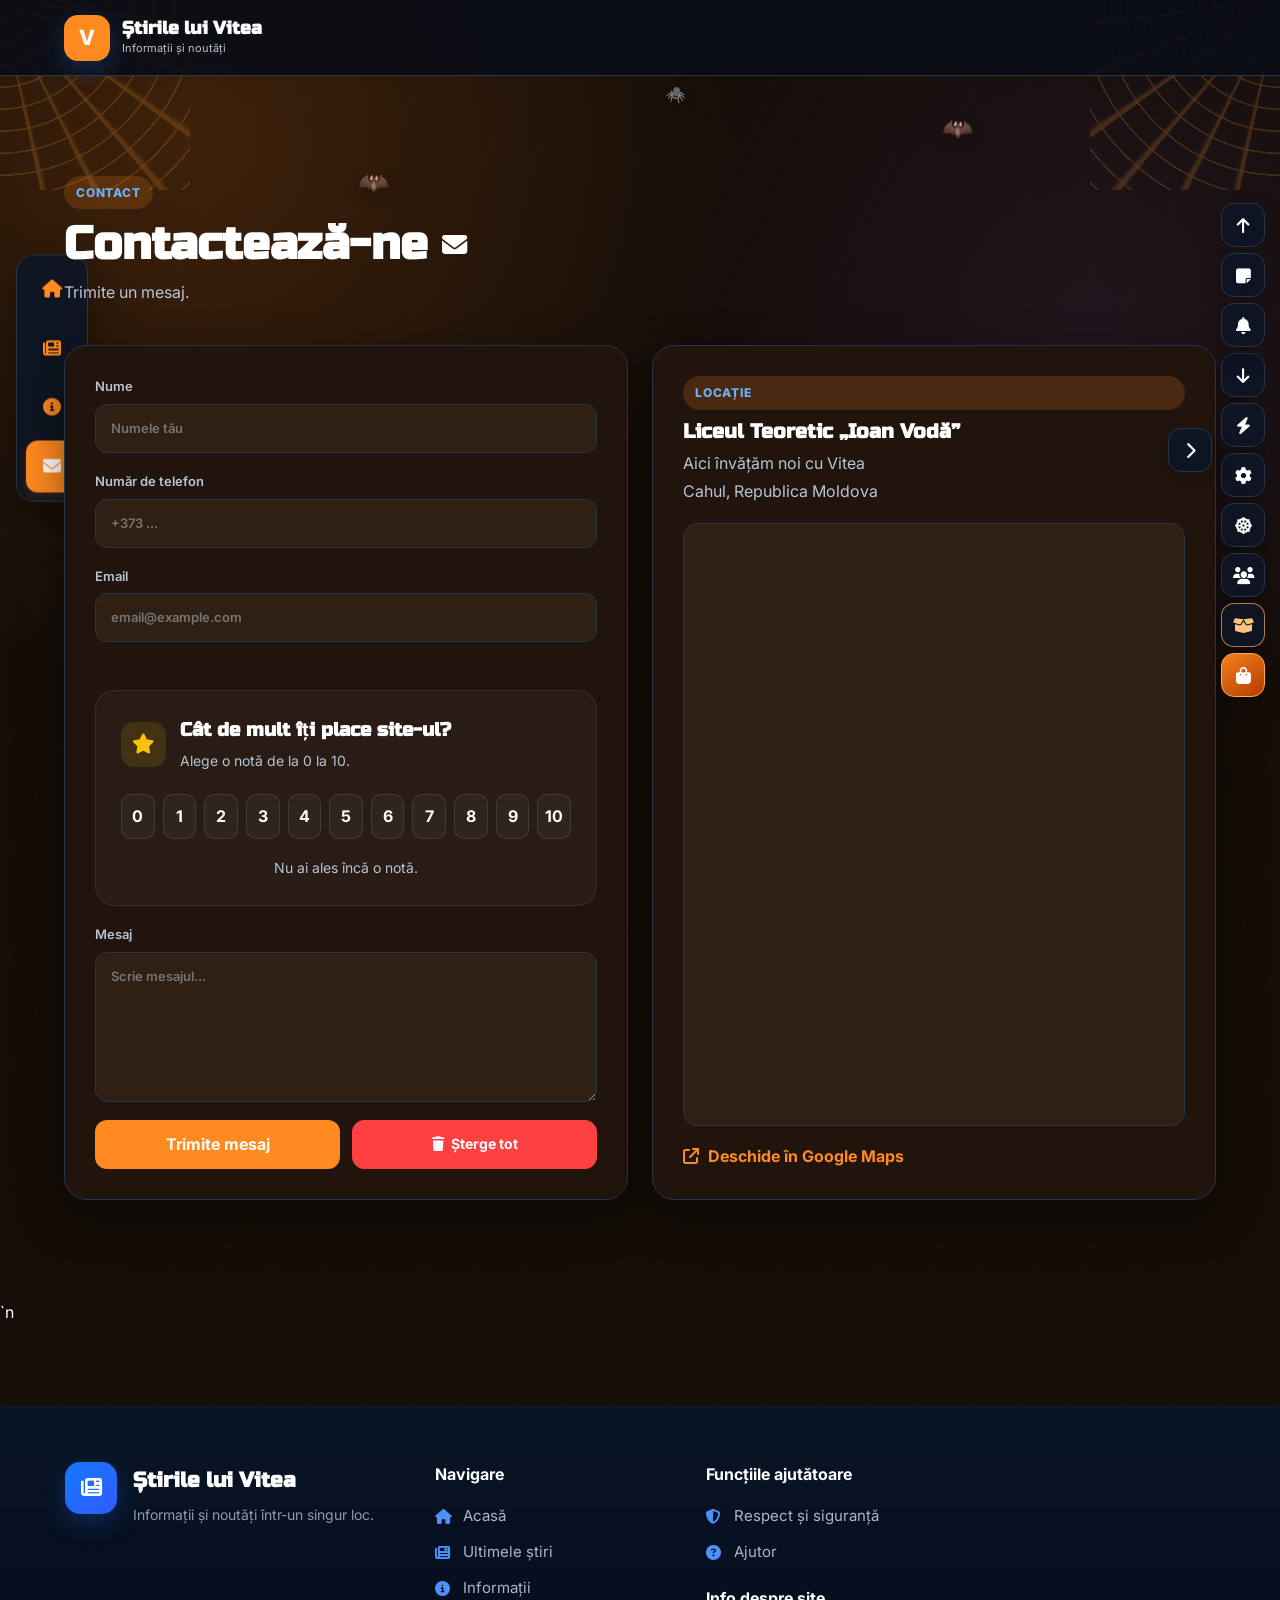
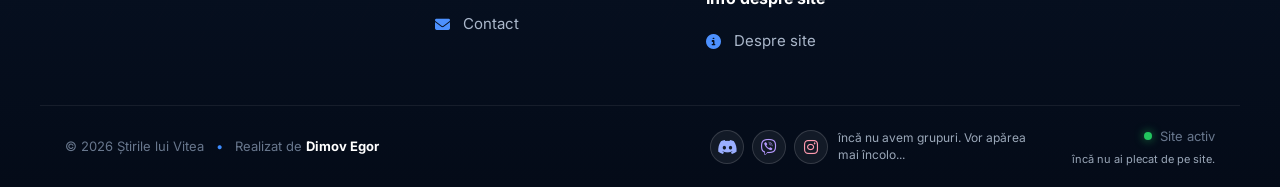
<file: contact.html>
<!DOCTYPE html>
<html lang="ro">

<head>
    <meta charset="UTF-8">
    <meta name="viewport" content="width=device-width, initial-scale=1.0">
    <meta name="theme-color" content="#1683ff">
    <title>Știrile lui Vitea</title>
    <link rel="icon" type="image/svg+xml" href="favicon.svg">
    <link rel="stylesheet" href="style.css">
    <link rel="stylesheet" href="https://cdnjs.cloudflare.com/ajax/libs/font-awesome/6.7.2/css/all.min.css"
        media="print" onload="this.media='all'">
</head>

<body class="halloween-theme">

    <div class="halloween-atmosphere" aria-hidden="true">
        <span class="halloween-spiderweb halloween-spiderweb-left"></span>
        <span class="halloween-spiderweb halloween-spiderweb-right"></span>
        <span class="halloween-pumpkin pumpkin-one">🎃</span>
        <span class="halloween-pumpkin pumpkin-two">🎃</span>
        <span class="halloween-bat bat-one">🦇</span>
        <span class="halloween-bat bat-two">🦇</span>
        <span class="halloween-spider spider-one">🕷️</span>
    </div>

    <!-- LOADER -->
    <div id="loader" class="loader">
        <div class="loader-box">
            <div class="loader-logo">V</div>
            <h2 class="animated-section-title loader-title">
                <span class="sway-title-text">Știrile lui Vitea</span>
                <i class="fa-solid fa-newspaper spin-title-icon" aria-hidden="true"></i>
            </h2>
            <p id="loaderText" class="loader-text">Se încarcă...</p>

            <div class="loader-bar">
                <span id="loaderProgress"></span>
            </div>

            <button id="skipLoader" class="skip-btn">Skip</button>
        </div>
    </div>

    <!-- HEADER -->
    <header class="site-header">
        <div class="brand-area">
            <button id="hamburger" class="hamburger" aria-label="Deschide meniul">
                <span class="hamburger-line"></span>
                <span class="hamburger-line"></span>
                <span class="hamburger-line"></span>
                <span class="update-unread-dot" aria-hidden="true"></span>
            </button>

            <div class="brand">
                <div class="brand-icon">V</div>
                <div>
                    <h1>Știrile lui Vitea</h1>
                    <p>Informații și noutăți</p>
                </div>
            </div>
        </div>

        <!-- DESKTOP NAVIGATION -->
        <nav class="desktop-navigation">
            <a href="index.html" data-tooltip="Acasă" aria-label="Acasă">
                <i class="fa-solid fa-house"></i>
                <span>Acasă</span>
            </a>

            <a href="news.html" data-tooltip="Ultimele știri" aria-label="Ultimele știri">
                <i class="fa-solid fa-newspaper"></i>
                <span>Ultimele știri</span>
            </a>

            <a href="info.html" data-tooltip="Informații" aria-label="Informații">
                <i class="fa-solid fa-circle-info"></i>
                <span>Informații</span>
            </a>

            <a href="contact.html" data-tooltip="Contact / recenzii" aria-label="Contact și recenzii">
                <i class="fa-solid fa-envelope"></i>
                <span>Contact</span>
            </a>

        </nav>

        <div class="mobile-header-controls" aria-label="Instrumente rapide">
            <button class="mobile-header-action" id="searchHeaderBtn" type="button" title="Caută pe site"
                aria-label="Caută pe site">
                <i class="fa-solid fa-magnifying-glass" aria-hidden="true"></i>
            </button>
            <button class="mobile-header-action" id="timeHeaderBtn" type="button" title="Ora actuală"
                aria-label="Vezi ora actuală">
                <i class="fa-regular fa-clock" aria-hidden="true"></i>
            </button>
            <button class="mobile-header-action" id="soundHeaderBtn" type="button" title="Alege sunetul"
                aria-label="Alege sunetul pentru apăsări" aria-haspopup="dialog" aria-controls="soundPickerModal">
                <i class="fa-solid fa-volume-xmark" aria-hidden="true"></i>
            </button>
            <button class="mobile-header-action" id="refreshHeaderBtn" type="button" title="Reîmprospătează site-ul"
                aria-label="Reîmprospătează site-ul">
                <i class="fa-solid fa-rotate-right" aria-hidden="true"></i>
            </button>
        </div>
    </header>

    <!-- MOBILE MENU -->
    <aside id="sideMenu" class="side-menu">

        <div class="side-menu-header">
            <div class="side-title">
                <div class="brand-icon">V</div>
                <div>
                    <strong>Știrile lui Vitea</strong>
                    <small>Meniu</small>
                    <small class="menu-close-hint">Pentru închidere: apasă Space sau glisează spre stânga</small>
                </div>
            </div>

        </div>


        <!-- MOBILE TOOLS -->
        <div class="mobile-tools">
            <div class="mobile-tools-title">
                <i class="fa-solid fa-toolbox"></i>
                Instrumente
            </div>

            <button class="mobile-tool" id="mobileScrollTop">
                <span class="mobile-tool-icon">
                    <i class="fa-solid fa-arrow-up"></i>
                </span>
                <div>
                    <strong>Mergi sus</strong>
                    <small>Du-te în partea de sus</small>
                </div>
            </button>

            <button class="mobile-tool" id="mobileNotes">
                <span class="mobile-tool-icon">
                    <i class="fa-solid fa-note-sticky"></i>
                </span>
                <div>
                    <strong>Notițe</strong>
                    <small>Deschide notițele personale</small>
                </div>
            </button>

            <button class="mobile-tool" id="mobileUpdates">
                <span class="mobile-tool-icon">
                    <i class="fa-solid fa-bell"></i>
                    <span class="update-unread-mark" aria-hidden="true">!</span>
                </span>
                <div>
                    <strong>Notify Changes</strong>
                    <small>Vezi ultimele notificări</small>
                </div>
            </button>

            <button class="mobile-tool" id="mobileScrollBottom">
                <span class="mobile-tool-icon">
                    <i class="fa-solid fa-arrow-down"></i>
                </span>
                <div>
                    <strong>Mergi jos</strong>
                    <small>Du-te în partea de jos</small>
                </div>
            </button>

            <button class="mobile-tool" id="mobileSettings">
                <span class="mobile-tool-icon">
                    <i class="fa-solid fa-gear"></i>
                </span>
                <div>
                    <strong>Setări</strong>
                    <small>Personalizează site-ul</small>
                </div>
            </button>

            <button class="mobile-tool" id="mobilePoints">
                <span class="mobile-tool-icon">
                    <i class="fa-solid fa-users"></i>
                </span>
                <div>
                    <strong>Despre noi</strong>
                    <small>Cunoaște echipa site-ului</small>
                </div>
            </button>

            <button class="mobile-tool" id="mobileFortuneWheel">
                <span class="mobile-tool-icon">
                    <i class="fa-solid fa-dharmachakra"></i>
                </span>
                <div>
                    <strong>Roata norocului</strong>
                    <small>Află dacă Vitea face știri azi</small>
                </div>
            </button>

            <button class="mobile-tool halloween-mobile-tool" id="mobileHalloweenInventory">
                <span class="mobile-tool-icon">
                    <i class="fa-solid fa-box-open"></i>
                </span>
                <div>
                    <strong>Inventar Halloween</strong>
                    <small>Accesorii, boosturi, sunet și muzică</small>
                </div>
            </button>

            <button class="mobile-tool halloween-mobile-tool" id="mobileHalloweenShop">
                <span class="mobile-tool-icon">
                    <i class="fa-solid fa-bag-shopping"></i>
                </span>
                <div>
                    <strong>Halloween Shop</strong>
                    <small>Questuri, bomboane și recompense</small>
                </div>
            </button>

            <button class="mobile-tool halloween-mobile-tool" id="mobileHalloweenEvent">
                <span class="mobile-tool-icon">
                    <i class="fa-solid fa-ghost"></i>
                </span>
                <div>
                    <strong>Halloween Event</strong>
                    <small>Deschide questurile și recompensele</small>
                </div>
            </button>

        </div>
    </aside>


    <div id="menuOverlay" class="menu-overlay"></div>

    <!-- DESKTOP RIGHT CONTROLS -->
    <div class="top-right-controls">
        <button id="rightControlsToggle" class="control-toggle" type="button" title="Ascunde controalele din dreapta"
            aria-label="Ascunde controalele din dreapta" aria-expanded="true" aria-controls="rightControlTools">
            <i class="fa-solid fa-chevron-right" aria-hidden="true"></i>
        </button>

        <div class="control-tools" id="rightControlTools" aria-hidden="false">
            <button class="control-tool" id="scrollTopBtn" title="Mergi sus" aria-label="Mergi sus">
                <i class="fa-solid fa-arrow-up"></i>
            </button>

            <button class="control-tool" id="notesBtn" title="Notițe" aria-label="Notițe">
                <i class="fa-solid fa-note-sticky"></i>
            </button>

            <button class="control-tool has-update-indicator" id="updatesBtn" title="Notify Changes"
                aria-label="Notify Changes">
                <i class="fa-solid fa-bell"></i>
                <span class="update-unread-mark" aria-hidden="true">!</span>
            </button>

            <button class="control-tool" id="scrollBottomBtn" title="Mergi jos" aria-label="Mergi jos">
                <i class="fa-solid fa-arrow-down"></i>
            </button>

            <button class="control-tool" id="questionBtn" title="Funcții rapide" aria-label="Deschide funcțiile rapide">
                <i class="fa-solid fa-bolt"></i>
            </button>

            <button class="control-tool" id="settingsBtn" title="Setări">
                <i class="fa-solid fa-gear"></i>
            </button>

            <button class="control-tool" id="fortuneWheelBtn" title="Roata norocului"
                aria-label="Deschide roata norocului">
                <i class="fa-solid fa-dharmachakra"></i>
            </button>

            <button class="control-tool" id="pointsBtn" title="Despre noi" aria-label="Despre noi">
                <i class="fa-solid fa-users"></i>
            </button>

            <button class="control-tool halloween-inventory-button" id="halloweenInventoryBtn" title="Inventar Halloween"
                aria-label="Deschide inventarul Halloween">
                <i class="fa-solid fa-box-open"></i>
            </button>

            <button class="control-tool halloween-shop-button" id="halloweenShopBtn" title="Halloween Shop"
                aria-label="Halloween Shop">
                <i class="fa-solid fa-bag-shopping"></i>
            </button>
        </div>
    </div>
    <!-- MAIN -->
    <main>

        <!-- HOME -->
        
        <!-- NEWS -->
        




        <!-- INFO -->
        

        <!-- CONTACT -->
        <section id="contact" class="section">

            <div class="section-heading">
                <span class="section-label" id="contactSectionLabel">CONTACT</span>
                <h2 id="contactSectionTitle" class="animated-section-title">
                    <span id="contactSectionTitleText" class="sway-title-text">Contactează-ne</span>
                    <i id="contactSectionTitleIcon" class="fa-solid fa-envelope spin-title-icon" aria-hidden="true"></i>
                </h2>
                <p id="contactSectionDescription">Trimite un mesaj.</p>
            </div>

            <div class="contact-layout">
                <form id="contactForm" class="contact-form">

                    <label>
                        Nume
                        <input type="text" id="contactName" placeholder="Numele tău" autocomplete="name" required>
                    </label>

                    <label>
                        Număr de telefon
                        <input type="tel" id="contactPhone" placeholder="+373 ..." autocomplete="tel" inputmode="tel"
                            required>
                    </label>

                    <label>
                        Email
                        <input type="email" id="contactEmail" placeholder="email@example.com" required>
                    </label>
                    <div class="rating-box">
                        <div class="rating-title">
                            <i class="fa-solid fa-star"></i>
                            <div>
                                <h3>Cât de mult îți place site-ul?</h3>
                                <p>Alege o notă de la 0 la 10.</p>
                            </div>
                        </div>

                        <div class="rating-scale" id="ratingScale">
                            <button type="button" data-rating="0">0</button>
                            <button type="button" data-rating="1">1</button>
                            <button type="button" data-rating="2">2</button>
                            <button type="button" data-rating="3">3</button>
                            <button type="button" data-rating="4">4</button>
                            <button type="button" data-rating="5">5</button>
                            <button type="button" data-rating="6">6</button>
                            <button type="button" data-rating="7">7</button>
                            <button type="button" data-rating="8">8</button>
                            <button type="button" data-rating="9">9</button>
                            <button type="button" data-rating="10">10</button>
                        </div>

                        <p class="rating-result" id="ratingResult">
                            Nu ai ales încă o notă.
                        </p>
                    </div>
                    <label>
                        Mesaj
                        <textarea id="contactMessage" placeholder="Scrie mesajul..." required></textarea>
                    </label>

                    <div class="contact-actions">
                        <button type="submit" class="primary-btn">
                            Trimite mesaj
                        </button>
                        <button type="button" id="clearContactBtn" class="clear-contact-btn">
                            <i class="fa-solid fa-trash" aria-hidden="true"></i>
                            Șterge tot
                        </button>
                        <button type="button" id="restoreContactBtn" class="restore-contact-btn" hidden>
                            <i class="fa-solid fa-rotate-left" aria-hidden="true"></i>
                            Reîntoarce datele
                        </button>
                    </div>

                </form>

                <form id="reviewForm" class="contact-form review-form" hidden>
                    <div class="rating-box">
                        <div class="rating-title">
                            <i class="fa-solid fa-star" aria-hidden="true"></i>
                            <div>
                                <h3>Ce notă dai site-ului?</h3>
                                <p>Alege o notă de la 0 la 10.</p>
                            </div>
                        </div>

                        <div class="rating-scale" id="reviewRatingScale" role="group"
                            aria-label="Alege o notă de la 0 la 10">
                            <button type="button" data-review-rating="0">0</button>
                            <button type="button" data-review-rating="1">1</button>
                            <button type="button" data-review-rating="2">2</button>
                            <button type="button" data-review-rating="3">3</button>
                            <button type="button" data-review-rating="4">4</button>
                            <button type="button" data-review-rating="5">5</button>
                            <button type="button" data-review-rating="6">6</button>
                            <button type="button" data-review-rating="7">7</button>
                            <button type="button" data-review-rating="8">8</button>
                            <button type="button" data-review-rating="9">9</button>
                            <button type="button" data-review-rating="10">10</button>
                        </div>

                        <p class="rating-result" id="reviewRatingResult" role="status" aria-live="polite">
                            Nu ai ales încă o notă.
                        </p>
                    </div>
                    <label>
                        Recenzia ta
                        <textarea id="reviewMessage" placeholder="Scrie o recenzie. Spune-ne părerea ta despre site..."
                            required></textarea>
                    </label>

                    <div class="contact-actions">
                        <button type="submit" class="primary-btn">
                            <i class="fa-solid fa-paper-plane" aria-hidden="true"></i>
                            Trimite
                        </button>
                        <button type="button" id="clearReviewBtn" class="clear-contact-btn">
                            <i class="fa-solid fa-trash" aria-hidden="true"></i>
                            Șterge tot
                        </button>
                        <button type="button" id="restoreReviewBtn" class="restore-contact-btn" hidden>
                            <i class="fa-solid fa-rotate-left" aria-hidden="true"></i>
                            Reîntoarce datele
                        </button>
                    </div>
                    <p id="reviewStatus" class="rating-result" role="status" aria-live="polite"></p>
                </form>

                <aside class="contact-map" id="contactMap" aria-labelledby="contactMapTitle">
                    <div class="contact-map-heading">
                        <span class="section-label">LOCAȚIE</span>
                        <h3 id="contactMapTitle">Liceul Teoretic „Ioan Vodă”</h3>
                        <p>Aici învățăm noi cu Vitea</p>
                        <p>Cahul, Republica Moldova</p>
                    </div>
                    <div class="contact-map-frame">
                        <iframe title="Harta câtre Liceul Teoretic Ioan Vodă din Cahul"
                            src="https://www.google.com/maps?q=Liceul+Teoretic+Ioan+Voda+Cahul+Moldova&output=embed"
                            loading="lazy" referrerpolicy="no-referrer-when-downgrade" allowfullscreen>
                        </iframe>
                    </div>
                    <a class="contact-map-link"
                        href="https://www.google.com/maps/search/?api=1&query=Liceul+Teoretic+Ioan+Voda+Cahul+Moldova"
                        target="_blank" rel="noopener noreferrer">
                        <i class="fa-solid fa-arrow-up-right-from-square" aria-hidden="true"></i>
                        Deschide în Google Maps
                    </a>
                </aside>
            </div>

            <dialog id="contactConfirmDialog" class="contact-confirm-dialog" aria-labelledby="contactConfirmTitle"
                aria-describedby="contactConfirmDescription">
                <div class="contact-confirm-header">
                    <div class="contact-confirm-icon" aria-hidden="true">
                        <i class="fa-solid fa-circle-question"></i>
                    </div>
                    <button type="button" id="contactConfirmClose" class="contact-confirm-close"
                        aria-label="Închide">×</button>
                </div>
                <h3 id="contactConfirmTitle">Vrei să ștergi datele?</h3>
                <p id="contactConfirmDescription">Datele introduse vor putea fi restaurate după ștergere.</p>
                <div class="contact-confirm-actions">
                    <button type="button" id="contactConfirmCancel" class="secondary-btn">Anulează</button>
                    <button type="button" id="contactConfirmProceed" class="contact-confirm-proceed">Șterge</button>
                </div>
            </dialog>

        </section>

    </main>

    <dialog id="halloweenEventDialog" class="halloween-event-dialog" aria-labelledby="halloweenEventTitle">
        <div class="halloween-event-header">
            <div>
                <span class="halloween-event-eyebrow">EVENIMENT LIMITAT</span>
                <h2 id="halloweenEventTitle">&#127875; Halloween Event</h2>
            </div>
            <button type="button" class="halloween-event-close" data-halloween-close aria-label="Închide Halloween Event">×</button>
        </div>

        <div class="halloween-candy-counter" aria-live="polite">
            <span class="halloween-candy-icon">🍬</span>
            <span>Bomboane</span>
            <strong id="halloweenCandyCount">0</strong>
        </div>

        <div class="halloween-event-tabs" role="tablist" aria-label="Secțiunile Halloween Event">
            <button type="button" class="active" role="tab" aria-selected="true" data-halloween-tab="event">Halloween Event</button>
            <button type="button" role="tab" aria-selected="false" data-halloween-tab="quests">Questuri</button>
            <button type="button" role="tab" aria-selected="false" data-halloween-tab="rewards">Recompense</button>
            <button type="button" role="tab" aria-selected="false" data-halloween-tab="games">Jocuri</button>
        </div>

        <div class="halloween-event-content">
            <section class="halloween-tab-panel active" data-halloween-panel="event">
                <div class="halloween-event-banner">
                    <span>&#127875;</span>
                    <div>
                        <h3>Halloween Event</h3>
                        <p>Completează questuri, adună bomboane și revendică recompensele evenimentului.</p>
                    </div>
                        <div class="halloween-event-countdown" aria-label="Timpul rămas din eveniment">
                            <strong>Evenimentul se termină în</strong>
                            <span id="halloweenCountdown">14d 00h 00m 00s</span>
                        </div>
                    </div>
                <div class="halloween-progress-card">
                    <span>Progresul colecției</span>
                    <strong id="halloweenCollectionProgress">0/7 recompense</strong>
                    <div class="halloween-progress-track"><span id="halloweenCollectionBar"></span></div>
                </div>
            </section>

            <section class="halloween-tab-panel" data-halloween-panel="quests">
                <div class="halloween-quest-list">
                    <article class="halloween-quest" data-quest="time5">
                        <span class="halloween-quest-icon">&#9201;&#65039;</span>
                        <div><strong>Stai pe site 5 minute</strong><small><span data-quest-progress="time5">0/5 minute</span></small></div>
                        <button type="button" data-quest-action="time5">20 &#127853;</button>
                    </article>
                    <article class="halloween-quest" data-quest="settings">
                        <span class="halloween-quest-icon">&#9881;&#65039;</span>
                        <div><strong>Deschide Setările</strong><small>Intră în panoul de personalizare</small></div>
                        <button type="button" data-quest-action="settings">10 &#127853;</button>
                    </article>
                    <article class="halloween-quest" data-quest="purchase">
                        <span class="halloween-quest-icon">&#128717;&#65039;</span>
                        <div><strong>Cumpără ceva în Shop</strong><small>Finalizează prima achiziție Halloween</small></div>
                        <button type="button" data-quest-action="purchase">30 &#127853;</button>
                    </article>
                    <article class="halloween-quest" data-quest="time20">
                        <span class="halloween-quest-icon">&#127769;</span>
                        <div><strong>Stai pe site 20 minute</strong><small><span data-quest-progress="time20">0/20 minute</span></small></div>
                        <button type="button" data-quest-action="time20">40 &#127853;</button>
                    </article>
                    <article class="halloween-quest" data-quest="contact">
                        <span class="halloween-quest-icon">&#9997;&#65039;</span>
                        <div><strong>Scrie o recenzie</strong><small>Completează formularul de contact sau recenzie</small></div>
                        <button type="button" data-quest-action="contact">30 &#127853;</button>
                    </article>
                    <article class="halloween-quest" data-quest="accessories3"><span class="halloween-quest-icon">🎒</span><div><strong>Cumpără 3 accesorii</strong><small>Din Halloween Shop</small></div><button type="button" data-quest-action="accessories3">200 🍬</button></article>
                    <article class="halloween-quest" data-quest="hanganuName"><span class="halloween-quest-icon">👻</span><div><strong>Dă un nume lui Hanganu</strong><small>Selectează unul dintre cele 6 nume</small></div><button type="button" data-quest-action="hanganuName">120 🍬</button></article>
                    <article class="halloween-quest" data-quest="time60"><span class="halloween-quest-icon">⌛</span><div><strong>Așteaptă 1 oră pe site</strong><small><span data-quest-progress="time60">0/60 minute</span></small></div><button type="button" data-quest-action="time60">300 🍬</button></article>
                    <article class="halloween-quest" data-quest="nichitaNote"><span class="halloween-quest-icon">📝</span><div><strong>Salvează în Notițe</strong><small>„Nichita e colțeta”</small></div><button type="button" data-quest-action="nichitaNote">150 🍬</button></article>
                    <article class="halloween-quest" data-quest="time30"><span class="halloween-quest-icon">⏰</span><div><strong>Stai pe site 30 de minute</strong><small><span data-quest-progress="time30">0/30 minute</span></small></div><button type="button" data-quest-action="time30">250 🍬</button></article>
                </div>
            </section>

            <section class="halloween-tab-panel" data-halloween-panel="games">
                <div class="halloween-games-grid">
                    <article class="halloween-game-card"><span class="halloween-game-icon">🔢</span><h3>Descifrează numărul</h3><p>Uită-te la desen și descifrează numărul magic.</p><div class="halloween-puzzle-runes" data-puzzle-runes></div><input class="halloween-game-input" data-puzzle-answer type="number" min="1000" max="9999" placeholder="Numărul din 4 cifre"><button type="button" class="halloween-game-start" data-puzzle-start>Începe jocul</button><small data-puzzle-status>Recompensă: 50 🍬</small></article>
                    <article class="halloween-game-card"><span class="halloween-game-icon">🧩</span><h3>Labirintul Halloween</h3><p>Folosește săgețile sau W-A-S-D pentru a ajunge la ieșire.</p><div class="halloween-maze" data-halloween-maze tabindex="0" aria-label="Labirint Halloween"></div><button type="button" class="halloween-game-start" data-maze-start>Începe labirintul</button><small data-maze-status>Recompensă: 50 🍬</small></article>
                    <article class="halloween-game-card"><span class="halloween-game-icon">👆</span><h3>50 de atingeri</h3><p>Apasă butonul de 50 de ori pentru premiul jocului.</p><div class="halloween-click-progress" data-click-progress>0 / 50</div><button type="button" class="halloween-game-click" data-click-game>APASĂ</button><small data-click-status>Recompensă: 50 🍬</small></article>
                    <article class="halloween-game-card"><span class="halloween-game-icon">👻</span><h3>Numele lui Hanganu</h3><p>Scrie orice nume și înscrie-l pe tablă.</p><input class="halloween-game-input" data-hanganu-input maxlength="24" placeholder="Numele Hanganu"><button type="button" class="halloween-game-save" data-hanganu-save>Scrie pe tablă</button><div class="halloween-name-board"><span data-hanganu-board>Hanganu</span></div></article>
                    <article class="halloween-game-card halloween-chess-card"><span class="halloween-game-icon">♟️</span><h3>Șah Halloween</h3><p>Joacă împotriva botului pe tablă tematică.</p><div class="halloween-chess" data-halloween-chess></div><button type="button" class="halloween-game-start" data-chess-reset>Joc nou</button><small data-chess-status>Alege o piesă albă.</small></article>
                </div>
            </section>

            <section class="halloween-tab-panel" data-halloween-panel="rewards">
                <div class="halloween-reward-grid">
                    <article class="halloween-reward" data-reward="Lucky Booster"><span>✨</span><strong>Lucky Booster</strong><button type="button" data-buy-reward="Lucky Booster" data-cost="25" data-category="boosts">25 🍬</button></article>
                    <article class="halloween-reward" data-reward="Fundal Halloween"><span>🖼️</span><strong>Fundal Halloween</strong><button type="button" data-buy-reward="Fundal Halloween" data-cost="30" data-category="accessories">30 🍬</button></article>
                    <article class="halloween-reward" data-reward="Muzică Halloween"><span>🎵</span><strong>Muzică Halloween</strong><button type="button" data-buy-reward="Muzică Halloween" data-cost="35" data-category="music">35 🍬</button></article>
                    <article class="halloween-reward" data-reward="Sunet Halloween"><span>🔊</span><strong>Sunet Halloween</strong><button type="button" data-buy-reward="Sunet Halloween" data-cost="20" data-category="sounds">20 🍬</button></article>
                    <article class="halloween-reward" data-reward="Iconiță Halloween"><span>🎃</span><strong>Iconiță Halloween</strong><button type="button" data-buy-reward="Iconiță Halloween" data-cost="15" data-category="accessories">15 🍬</button></article>
                    <article class="halloween-reward" data-reward="Screamer Monster"><span>👾</span><strong>Screamer Monster</strong><button type="button" data-buy-reward="Screamer Monster" data-cost="75" data-category="boosts">75 🍬</button></article>
                    <article class="halloween-reward" data-reward="Dovleac pe cap"><span>🎃</span><strong>Dovleac pe cap</strong><button type="button" data-buy-reward="Dovleac pe cap" data-cost="150" data-category="accessories">150 🍬</button></article>
                    <article class="halloween-reward" data-reward="Balonul magic"><span>🎈</span><strong>Balonul magic</strong><button type="button" data-buy-reward="Balonul magic" data-cost="600" data-category="accessories">600 🍬</button></article>
                    <article class="halloween-reward" data-reward="Îmbrăcăminte violetă"><span>👕</span><strong>Îmbrăcăminte violetă</strong><button type="button" data-buy-reward="Îmbrăcăminte violetă" data-cost="450" data-category="accessories">450 🍬</button></article>
                    <article class="halloween-reward" data-reward="Foarte Lucky Booster"><span>🍀</span><strong>Foarte Lucky Booster</strong><button type="button" data-buy-reward="Foarte Lucky Booster" data-cost="1000" data-category="boosts">1000 🍬</button></article>
                    <article class="halloween-reward" data-reward="Nume pentru Hanganu"><span>👻</span><strong>Nume pentru Hanganu</strong><button type="button" data-buy-reward="Nume pentru Hanganu" data-cost="300" data-category="accessories">300 🍬</button></article>
                    <article class="halloween-reward" data-reward="Halloween Man"><span>🦇</span><strong>Halloween Man</strong><button type="button" data-buy-reward="Halloween Man" data-cost="10000" data-category="accessories">10.000 🍬</button></article>
                </div>
            </section>
        </div>
    </dialog>

    <dialog id="halloweenPurchaseDialog" class="halloween-purchase-dialog" aria-labelledby="halloweenPurchaseTitle">
        <button type="button" class="halloween-purchase-close" data-purchase-close aria-label="Închide">×</button>
        <span id="halloweenPurchaseIcon" class="halloween-purchase-icon">🎃</span>
        <span class="halloween-event-eyebrow">HALLOWEEN SHOP</span>
        <h2 id="halloweenPurchaseTitle">Articol Halloween</h2>
        <p id="halloweenPurchaseDescription"></p>
        <strong id="halloweenPurchasePrice" class="halloween-purchase-price"></strong>
        <button type="button" id="confirmHalloweenPurchase" class="primary-btn">Cumpără acum</button>
    </dialog>

    <div id="halloweenScreamer" class="halloween-screamer" aria-hidden="true">
        <div class="halloween-screamer-flash"></div>
        <div class="halloween-monster">№</div>
    </div>

    <div id="halloweenPumpkinHead" class="halloween-pumpkin-head" aria-hidden="true">
        <span class="pumpkin-eye pumpkin-eye-left"></span>
        <span class="pumpkin-eye pumpkin-eye-right"></span>
        <button type="button" id="removePumpkinHead" class="pumpkin-remove-button">Scoate dovleacul</button>
    </div>

    <dialog id="halloweenInventoryDialog" class="halloween-inventory-dialog" aria-labelledby="halloweenInventoryTitle">
        <div class="halloween-inventory-header">
            <div>
                <span class="halloween-inventory-eyebrow">HALLOWEEN</span>
                <h2 id="halloweenInventoryTitle"><i class="fa-solid fa-box-open" aria-hidden="true"></i> Inventar</h2>
            </div>
            <button type="button" class="halloween-inventory-close" data-inventory-close aria-label="Închide inventarul">×</button>
        </div>
        <div class="halloween-inventory-tabs" role="tablist" aria-label="Categorii inventar">
            <button class="active" type="button" role="tab" aria-selected="true" data-inventory-tab="accessories"><i class="fa-solid fa-glasses"></i><span>Accesorii</span></button>
            <button type="button" role="tab" aria-selected="false" data-inventory-tab="boosts"><i class="fa-solid fa-bolt"></i><span>Boosturi</span></button>
            <button type="button" role="tab" aria-selected="false" data-inventory-tab="sounds"><i class="fa-solid fa-volume-high"></i><span>Sunet</span></button>
            <button type="button" role="tab" aria-selected="false" data-inventory-tab="music"><i class="fa-solid fa-music"></i><span>Muzică</span></button>
        </div>
        <div class="halloween-inventory-content">
            <section class="halloween-inventory-panel active" data-inventory-panel="accessories">
                <div class="inventory-empty"><span>🎃</span><h3>Accesorii Halloween</h3><p>Recompensele cumpărate din magazin apar aici.</p></div>
            </section>
            <section class="halloween-inventory-panel" data-inventory-panel="boosts"><div class="inventory-empty"><span></span><h3>Boosturi</h3><p>Boosturile obținute în eveniment vor apărea aici.</p></div></section>
            <section class="halloween-inventory-panel" data-inventory-panel="sounds"><div class="inventory-empty"><span>🔊</span><h3>Sunet</h3><p>Sunetele Halloween deblocate vor fi disponibile aici.</p></div></section>
            <section class="halloween-inventory-panel" data-inventory-panel="music"><div class="inventory-empty"><span>µ</span><h3>Muzică</h3><p>Muzica de Halloween deblocată va fi așezată aici.</p></div></section>
        </div>
    </dialog>

    <!-- MOBILE BOTTOM NAVIGATION -->
    <nav class="bottom-navigation">

        <a href="index.html">
            <i class="fa-solid fa-house"></i>
            <small>Acasă</small>
        </a>

        <a href="news.html">
            <i class="fa-solid fa-newspaper"></i>
            <small>Ultimele știri</small>
        </a>

        <a href="info.html">
            <i class="fa-solid fa-circle-info"></i>
            <small>Info</small>
        </a>

        <a href="contact.html">
            <i class="fa-solid fa-envelope"></i>
            <small>Contact</small>
        </a>

    </nav>



    <!-- MOBILE HEADER PANELS -->
    <div id="searchModal" class="modal">
        <div class="modal-box mobile-search-box" role="dialog" aria-modal="true" aria-labelledby="searchModalTitle">
            <button class="modal-close" data-close="searchModal" aria-label="Închide căutarea">×</button>
            <div class="modal-icon"><i class="fa-solid fa-magnifying-glass" aria-hidden="true"></i></div>
            <h2 id="searchModalTitle">Caută pe site</h2>
            <p>Găsește rapid meniuri, instrumente și acțiuni.</p>
            <div class="site-search-field">
                <i class="fa-solid fa-magnifying-glass" aria-hidden="true"></i>
                <input id="siteSearchInput" type="search" placeholder="Caută sau spune ce cauți..." autocomplete="off"
                    aria-label="Caută pe site">
                <span class="voice-waveform" aria-hidden="true">
                    <span></span><span></span><span></span><span></span><span></span><span></span><span></span>
                </span>
                <button id="voiceSearchButton" class="voice-search-button" type="button" title="Caută cu vocea"
                    aria-label="Caută cu vocea" aria-pressed="false">
                    <i id="voiceSearchIcon" class="fa-solid fa-microphone" aria-hidden="true"></i>
                </button>
            </div>
            <p id="voiceSearchStatus" class="voice-search-status" role="status" aria-live="polite"></p>
            <div id="siteSearchResults" class="site-search-results" aria-label="Rezultatele căutării"></div>
            <p id="siteSearchEmpty" class="site-search-empty" hidden>Nu am găsit rezultate.</p>
        </div>
    </div>

    <div id="timeModal" class="modal">
        <div class="modal-box utility-modal-box" role="dialog" aria-modal="true" aria-labelledby="timeModalTitle">
            <button class="modal-close" data-close="timeModal" aria-label="Închide ceasul">×</button>
            <div class="modal-icon"><i class="fa-regular fa-clock" aria-hidden="true"></i></div>
            <h2 id="timeModalTitle">Ora actuală</h2>
            <p id="currentDate" class="current-date"></p>
            <time id="currentTime" class="current-time" aria-live="off">--:--:--</time>
        </div>
    </div>

    <div id="refreshModal" class="modal">
        <div class="modal-box utility-modal-box" role="dialog" aria-modal="true" aria-labelledby="refreshModalTitle">
            <button class="modal-close" data-close="refreshModal" aria-label="Închide confirmarea">×</button>
            <div class="modal-icon"><i class="fa-solid fa-rotate-right" aria-hidden="true"></i></div>
            <h2 id="refreshModalTitle">Reîmprospătezi site-ul?</h2>
            <p>Vrei să faci refresh la site?</p>
            <div class="refresh-actions">
                <button class="secondary-btn" data-close="refreshModal" type="button">Anulează</button>
                <button id="confirmSiteRefresh" class="primary-btn" type="button">Da, fă refresh</button>
            </div>
        </div>
    </div>

    <!-- NOTES MODAL -->
    <div id="notesModal" class="modal">
        <div class="modal-box">

            <button class="modal-close" data-close="notesModal">×</button>

            <div class="modal-icon">”</div>
            <h2>Notițele mele</h2>
            <p>Scrie și salvează notițele tale.</p>

            <textarea id="notesText" class="notes-textarea" placeholder="Scrie aici..."></textarea>

            <button id="saveNotes" class="primary-btn">
                Salvează notițele
            </button>

            <div class="notes-update-log">
                <h3>Ce am făcut azi</h3>
                <ul id="notesUpdateLogList" class="notes-update-log-list"></ul>
            </div>

        </div>
    </div>
    <!-- Notify changes -->
    <div id="updatesModal" class="modal">
        <div class="modal-box">

            <button class="modal-close" data-close="updatesModal">×</button>

            <div class="modal-icon">📝</div>
            <h2>Notify Changes</h2>
            <p>Ultimele actualizări ale site-ului.</p>

            <div id="updateList" class="update-list"></div>

        </div>
    </div>`n    <!-- SETTINGS MODAL -->
    <div id="settingsModal" class="modal">
        <div class="modal-box settings-box">

            <button class="modal-close" data-close="settingsModal">×</button>

            <div class="modal-icon">™</div>
            <h2>Setări</h2>

            <div class="setting-section">

                <h3> Culoare</h3>
                <p>Alege una dintre cele 67 de culori.</p>

                <div id="colorGrid" class="color-grid"></div>

            </div>

            <div class="setting-section">

                <h3>🔔 Notificări pe acest site</h3>

                <label class="switch-row">
                    <span>Activează anunțurile site-ului</span>
                    <input type="checkbox" id="notificationToggle">
                    <span class="switch"></span>
                </label>
                <p>Anunțurile sunt afișate pe site; această opțiune nu activează notificările sistemului telefonului sau
                    calculatorului.</p>

            </div>

            <div class="setting-section">

                <h3>ă Sunet la apăsare</h3>
                <p>Alege sunetul folosit de butonul de sunet pe telefon și calculator.</p>
                <label class="sound-picker-label" for="soundTypeSelect">Sunet</label>
                <select id="soundTypeSelect" class="sound-type-select" data-sound-control>
                    <option value="classic">Click clasic</option>
                    <option value="bell">Clopoțel</option>
                    <option value="retro">Retro</option>
                    <option value="soft">Ton discret</option>
                    <option value="chime">Armonios</option>
                    <option value="pop">Pop</option>
                    <option value="bubbly">Bule</option>
                    <option value="pulse">Puls</option>
                </select>
                <button id="previewSoundButton" class="secondary-btn sound-preview-btn" type="button"
                    data-sound-control>
                    <i class="fa-solid fa-play" aria-hidden="true"></i>
                    Ascultă o previzualizare
                </button>
                <p id="soundSettingsStatus" class="settings-status" role="status" aria-live="polite"></p>

            </div>

            <div class="setting-section">

                <h3>ă Aspect și accesibilitate</h3>

                <label class="switch-row">
                    <span>Mod luminos</span>
                    <input type="checkbox" id="themeToggle">
                    <span class="switch"></span>
                </label>

                <label class="switch-row">
                    <span>Contrast ridicat</span>
                    <input type="checkbox" id="contrastToggle">
                    <span class="switch"></span>
                </label>

                <label class="switch-row">
                    <span>Redu animațiile</span>
                    <input type="checkbox" id="motionToggle">
                    <span class="switch"></span>
                </label>

                <button id="resetSettings" class="secondary-btn reset-settings-btn" type="button">
                    <i class="fa-solid fa-rotate-left" aria-hidden="true"></i>
                    Resetează setările
                </button>
                <p id="settingsStatus" class="settings-status" role="status" aria-live="polite"></p>

            </div>

            <div class="setting-section">

                <h3>¤ Dimensiunea textului</h3>

                <div class="text-size-buttons">
                    <button data-text-size="small">Mic</button>
                    <button data-text-size="medium">Mediu</button>
                    <button data-text-size="large">Mare</button>
                    <button data-text-size="extra">Extra mare</button>
                </div>

            </div>

        </div>
    </div>

    <!-- ABOUT US MODAL -->
    <div id="pointsModal" class="modal">
        <div class="modal-box about-us-box">

            <button class="modal-close" data-close="pointsModal" aria-label="Închide">×</button>

            <div class="modal-icon about-us-icon"><i class="fa-solid fa-users" aria-hidden="true"></i></div>

            <h2>Despre noi</h2>
            <p class="about-us-intro">Echipa din spatele ătirilor lui Vitea</p>

            <div class="about-us-profiles">
                <article class="about-us-profile">
                    <div class="about-us-profile-heading">
                        <span class="about-us-avatar" aria-hidden="true"><i class="fa-solid fa-microphone"></i></span>
                        <div>
                            <h3>Vitea</h3>
                            <p>Prezentator de știri</p>
                        </div>
                    </div>
                    <dl class="about-us-details">
                        <div>
                            <dt>Vărsta</dt>
                            <dd>13 ani</dd>
                        </div>
                        <div>
                            <dt>ăcoala</dt>
                            <dd>Liceul Teoretic „Ioan Vodă”</dd>
                        </div>
                        <div>
                            <dt>Clasa</dt>
                            <dd>VII-A</dd>
                        </div>
                        <div>
                            <dt>Și place</dt>
                            <dd>Să facă știri</dd>
                        </div>
                    </dl>
                </article>

                <article class="about-us-profile">
                    <div class="about-us-profile-heading">
                        <span class="about-us-avatar about-us-avatar-egor" aria-hidden="true"><i
                                class="fa-solid fa-code"></i></span>
                        <div>
                            <h3>Egor</h3>
                            <p>Creator de site</p>
                        </div>
                    </div>
                    <dl class="about-us-details">
                        <div>
                            <dt>Vărsta</dt>
                            <dd>13 ani</dd>
                        </div>
                        <div>
                            <dt>ăcoala</dt>
                            <dd>Liceul Teoretic „Ioan Vodă”</dd>
                        </div>
                        <div>
                            <dt>Clasa</dt>
                            <dd>VII-A</dd>
                        </div>
                        <div>
                            <dt>Și place</dt>
                            <dd>Să creeze jocuri și site-uri</dd>
                        </div>
                    </dl>
                </article>
            </div>

        </div>
    </div>

    <!-- FORTUNE WHEEL MODAL -->
    <div id="fortuneWheelModal" class="modal">
        <div class="modal-box fortune-wheel-box">
            <button class="modal-close" data-close="fortuneWheelModal" aria-label="Închide">×</button>

            <div class="modal-icon fortune-wheel-icon"><i class="fa-solid fa-dharmachakra"></i></div>
            <h2>Roata norocului</h2>
            <p class="fortune-intro">Află dacă Vitea va face știri astăzi!</p>
            <p class="fortune-weekly-countdown">Următorul bonus premium în: <span id="fortuneWeeklyCountdown">Se
                    calculează...</span></p>

            <div class="fortune-wheel-wrap">
                <span class="fortune-pointer" aria-hidden="true"></span>
                <div id="fortuneWheel" class="fortune-wheel" role="img" aria-label="Roată cu 20 de semne plus și minus">
                    <div id="fortuneWheelLabels" class="fortune-wheel-labels" aria-hidden="true"></div>
                </div>
                <button id="spinFortuneWheel" class="fortune-spin-button" type="button">
                    <span>ROTEăTE</span>
                    <small>DOAR VITEA</small>
                </button>
            </div>

            <div id="fortuneOutcome" class="fortune-outcome" aria-hidden="true">
                <i id="fortuneOutcomeIcon" class="fa-solid fa-star"></i>
                <span id="fortuneOutcomeText"></span>
            </div>
            <p id="fortuneResult" class="fortune-result" role="status" aria-live="polite">
                Apasă butonul din mijloc și rotește pentru norocul știrii!
            </p>
        </div>
    </div>

    <!-- DESKTOP QUICK FUNCTIONS -->
    <div id="quickFunctionsModal" class="modal quick-functions-modal">
        <div class="modal-box quick-functions-box" role="dialog" aria-modal="true"
            aria-labelledby="quickFunctionsTitle">
            <button class="modal-close" data-close="quickFunctionsModal"
                aria-label="Închide funcțiile rapide">×</button>
            <div class="modal-icon quick-functions-icon"><i class="fa-solid fa-bolt" aria-hidden="true"></i></div>
            <h2 id="quickFunctionsTitle">Funcții rapide</h2>
            <p>Accesează imediat comenzile site-ului.</p>

            <div class="quick-functions-list">
                <button class="quick-function-action" id="quickSearchAction" data-quick-action="search" type="button">
                    <span class="quick-function-icon"><i class="fa-solid fa-magnifying-glass"
                            aria-hidden="true"></i></span>
                    <span class="quick-function-copy"><strong>Caută pe site</strong><small>Meniuri, instrumente și
                            acțiuni</small></span>
                    <i class="fa-solid fa-arrow-right quick-function-arrow" aria-hidden="true"></i>
                </button>
                <button class="quick-function-action" id="quickTimeAction" data-quick-action="time" type="button">
                    <span class="quick-function-icon"><i class="fa-regular fa-clock" aria-hidden="true"></i></span>
                    <span class="quick-function-copy"><strong>Ora actuală</strong><small>Vezi ora și data de
                            acum</small></span>
                    <i class="fa-solid fa-arrow-right quick-function-arrow" aria-hidden="true"></i>
                </button>
                <button class="quick-function-action" id="quickSoundAction" data-quick-action="sound" type="button">
                    <span class="quick-function-icon"><i id="quickSoundIcon" class="fa-solid fa-volume-xmark"
                            aria-hidden="true"></i></span>
                    <span class="quick-function-copy"><strong>Sunet la apăsare</strong><small
                            id="quickSoundStatus">Dezactivat</small></span>
                    <i class="fa-solid fa-arrow-right quick-function-arrow" aria-hidden="true"></i>
                </button>
                <button class="quick-function-action" id="quickRefreshAction" data-quick-action="refresh" type="button">
                    <span class="quick-function-icon"><i class="fa-solid fa-rotate-right" aria-hidden="true"></i></span>
                    <span class="quick-function-copy"><strong>Reîmprospătează site-ul</strong><small>Cu confirmare
                            înainte de reîncărcare</small></span>
                    <i class="fa-solid fa-arrow-right quick-function-arrow" aria-hidden="true"></i>
                </button>
            </div>
        </div>
    </div>

    <div id="soundPickerModal" class="modal sound-picker-modal">
        <div class="modal-box sound-picker-box" role="dialog" aria-modal="true" aria-labelledby="soundPickerTitle">
            <button class="modal-close" data-close="soundPickerModal" aria-label="Închide alegerea sunetului">×</button>
            <div class="modal-icon sound-picker-icon"><i class="fa-solid fa-volume-high" aria-hidden="true"></i></div>
            <h2 id="soundPickerTitle">Alege sunetul</h2>
            <p>Alege un sunet pentru apăsări. Apasă butonul mic de redare ca să-l asculți.</p>

            <label class="switch-row sound-enable-row">
                <span>Activează sunetul la apăsare</span>
                <input type="checkbox" id="soundEnabledToggle" data-sound-control>
                <span class="switch"></span>
            </label>

            <div id="soundChoices" class="sound-choices" aria-label="Sunete disponibile"></div>
            <p id="soundPickerStatus" class="settings-status" role="status" aria-live="polite"></p>
        </div>
    </div>


    <!-- TOAST -->
    <div id="toast" class="toast">
        <span id="toastIcon"></span>
        <span id="toastMessage">Gata!</span>
    </div>

    <footer class="modern-footer">

        <div class="footer-container">

            <div class="footer-brand">
                <div class="footer-logo">
                    <i class="fa-solid fa-newspaper spin-title-icon" aria-hidden="true"></i>
                </div>

                <div>
                    <h3><span class="sway-title-text">Știrile lui Vitea</span></h3>
                    <p>Informații și noutăți într-un singur loc.</p>
                </div>
            </div>

            <div class="footer-links">
                <div>
                    <h4>Navigare</h4>
                    <a href="#home">
                        <i class="fa-solid fa-house"></i>
                        Acasă
                    </a>
                    <a href="#news">
                        <i class="fa-solid fa-newspaper spin-title-icon" aria-hidden="true"></i>
                        <span class="sway-title-text">Ultimele știri</span>
                    </a>
                    <a href="#info">
                        <i class="fa-solid fa-circle-info"></i>
                        Informații
                    </a>
                    <a href="#contact">
                        <i class="fa-solid fa-envelope spin-title-icon" aria-hidden="true"></i>
                        <span class="sway-title-text">Contact</span>
                    </a>
                </div>

                <div>
                    <h4>Funcțiile ajutătoare</h4>
                    <a href="safety.html">
                        <i class="fa-solid fa-shield-halved"></i>
                        Respect și siguranță
                    </a>
                    <a href="help.html">
                        <i class="fa-solid fa-circle-question"></i>
                        Ajutor
                    </a>
                    <h4 class="footer-submenu-title">Info despre site</h4>
                    <a href="about-site.html">
                        <i class="fa-solid fa-circle-info" aria-hidden="true"></i>
                        Despre site
                    </a>
                </div>
            </div>

        </div>

        <div class="footer-bottom">
            <div>
                <span>© 2026 Știrile lui Vitea</span>
                <span class="footer-dot">•</span>
                <span>Realizat de <strong>Dimov Egor</strong></span>
            </div>

            <div class="footer-bottom-right">
                <div class="footer-community">
                    <div class="footer-social-icons" aria-label="Discord, Viber și Instagram">
                        <a class="footer-social-icon discord" href="https://discord.com/"
                            aria-label="Deschide site-ul Discord" title="Discord" target="_blank"
                            rel="noopener noreferrer">
                            <i class="fa-brands fa-discord" aria-hidden="true"></i>
                        </a>
                        <a class="footer-social-icon viber" href="https://www.viber.com/"
                            aria-label="Deschide site-ul Viber" title="Viber" target="_blank" rel="noopener noreferrer">
                            <i class="fa-brands fa-viber" aria-hidden="true"></i>
                        </a>
                        <a class="footer-social-icon instagram" href="https://www.instagram.com/"
                            aria-label="Deschide site-ul Instagram" title="Instagram" target="_blank"
                            rel="noopener noreferrer">
                            <i class="fa-brands fa-instagram" aria-hidden="true"></i>
                        </a>
                    </div>
                    <span class="footer-community-message">încă nu avem grupuri. Vor apărea mai încolo...</span>
                </div>

                <div class="footer-status">
                    <span class="footer-status-label">
                        <span class="status-dot"></span>
                        Site activ
                    </span>
                    <p id="visitReturnStatus" class="visit-return-status" role="status" aria-live="polite">
                        încă nu ai plecat de pe site.
                    </p>
                </div>
            </div>
        </div>

    </footer>

    <script src="script.js"></script>
</body>

</html>
</file>
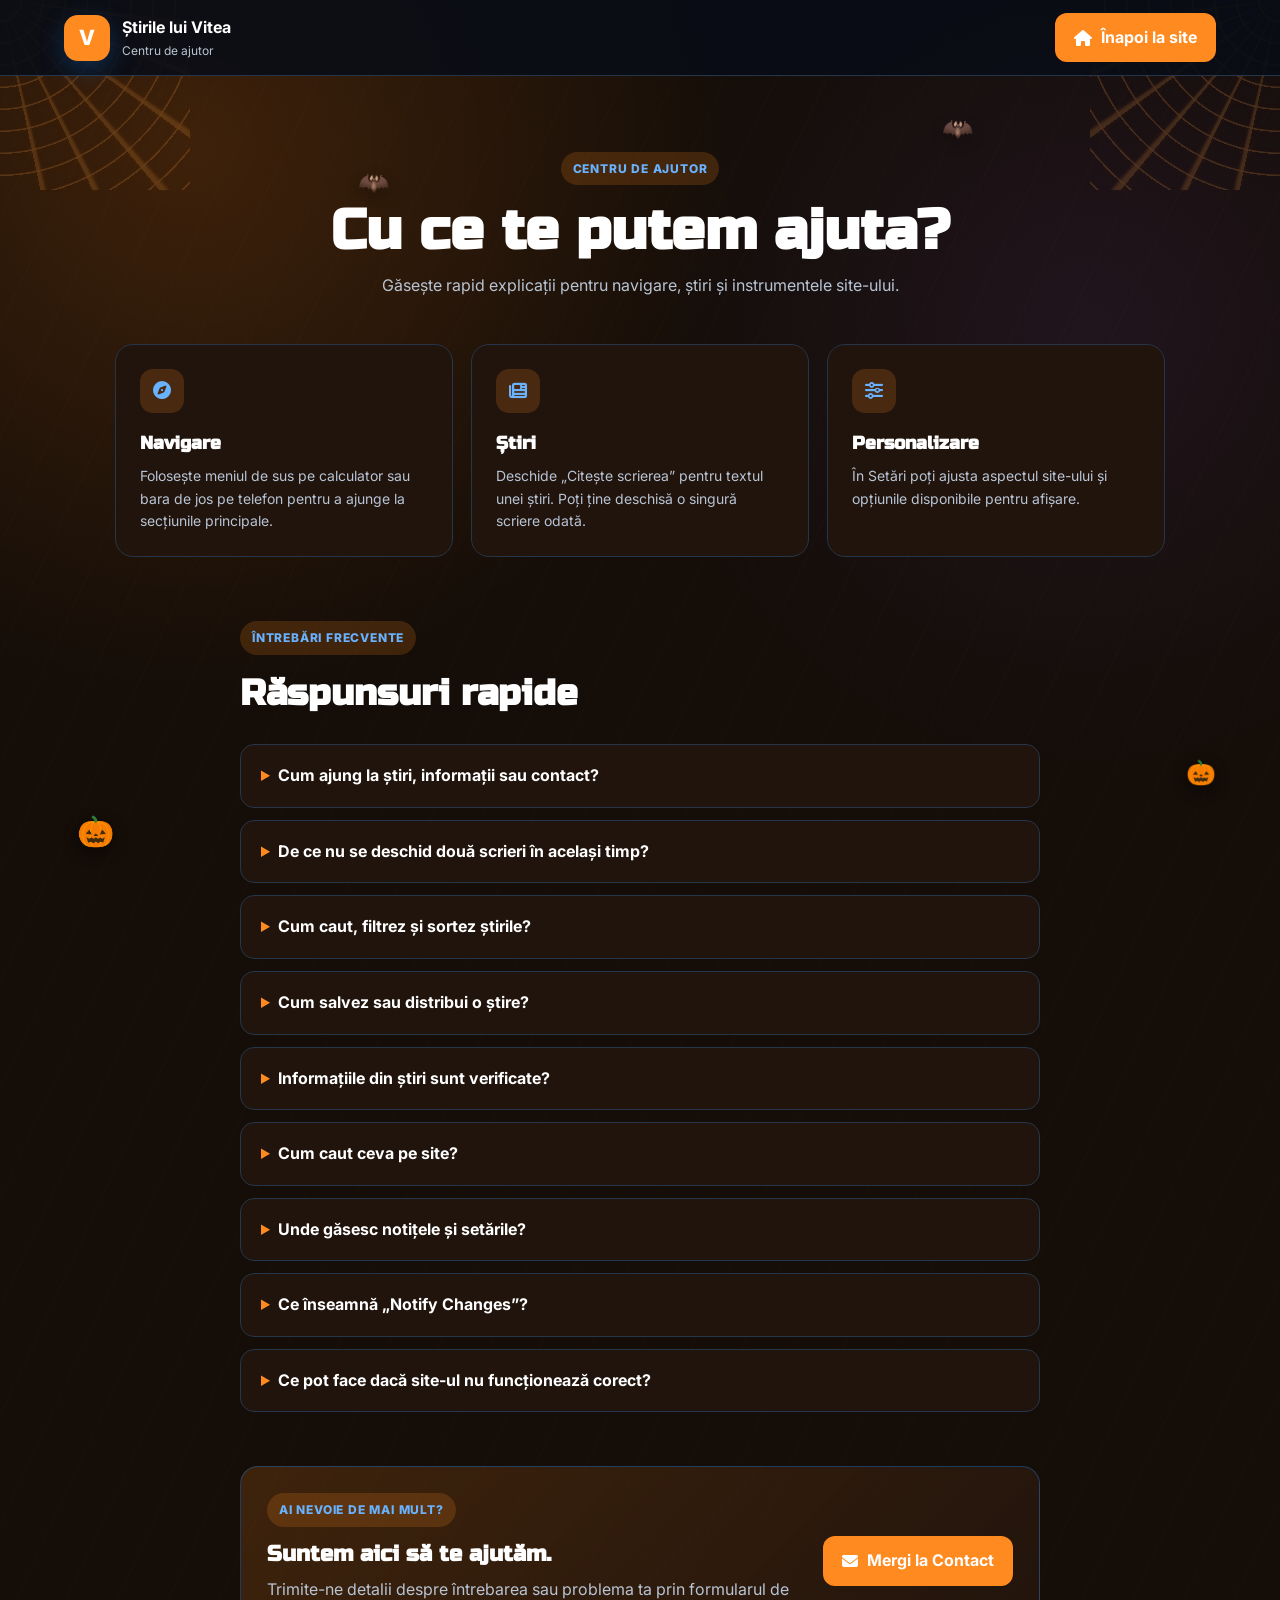
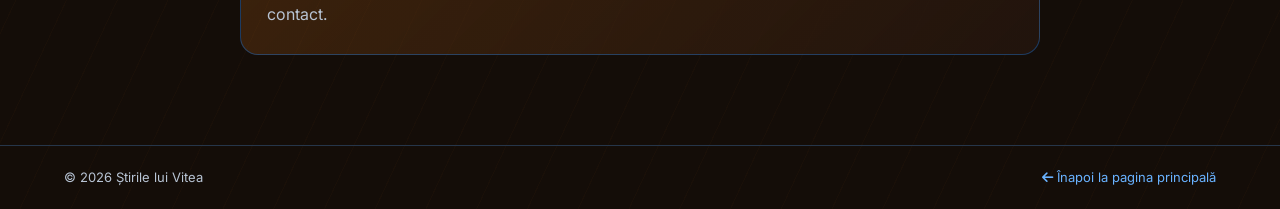
<file: help.html>
<!DOCTYPE html>
<html>

<head>
    <meta charset="UTF-8">
    <meta name="viewport" content="width=device-width, initial-scale=1.0">
    <meta name="theme-color" content="#1683ff">
    <meta name="description" content="Ghid de utilizare și răspunsuri la întrebări despre Știrile lui Vitea.">
    <title>Ajutor | Știrile lui Vitea</title>
    <link rel="icon" type="image/svg+xml" href="favicon.svg">
    <link rel="stylesheet" href="style.css">
    <link rel="stylesheet" href="https://cdnjs.cloudflare.com/ajax/libs/font-awesome/6.7.2/css/all.min.css">
</head>

<body class="halloween-theme">
    <div class="halloween-atmosphere" aria-hidden="true">
        <span class="halloween-spiderweb halloween-spiderweb-left"></span>
        <span class="halloween-spiderweb halloween-spiderweb-right"></span>
        <span class="halloween-pumpkin pumpkin-one">🎃</span>
        <span class="halloween-pumpkin pumpkin-two">🎃</span>
        <span class="halloween-bat bat-one">🦇</span>
        <span class="halloween-bat bat-two">🦇</span>
    </div>
    <header class="site-header help-header">
        <a class="help-brand" href="index.html" aria-label="Știrile lui Vitea - pagina principală">
            <span class="brand-icon">V</span>
            <span>
                <strong>Știrile lui Vitea</strong>
                <small>Centru de ajutor</small>
            </span>
        </a>
        <a class="primary-btn help-home-link" href="index.html">
            <i class="fa-solid fa-house" aria-hidden="true"></i>
            Înapoi la site
        </a>
    </header>

    <main class="help-page">
        <section class="help-hero">
            <span class="section-label">CENTRU DE AJUTOR</span>
            <h1>Cu ce te putem ajuta?</h1>
            <p>Găsește rapid explicații pentru navigare, știri și instrumentele site-ului.</p>
        </section>

        <section class="help-topics" aria-label="Ghid rapid">
            <article class="help-topic">
                <span class="help-topic-icon"><i class="fa-solid fa-compass" aria-hidden="true"></i></span>
                <h2>Navigare</h2>
                <p>Folosește meniul de sus pe calculator sau bara de jos pe telefon pentru a ajunge la secțiunile principale.</p>
            </article>
            <article class="help-topic">
                <span class="help-topic-icon"><i class="fa-solid fa-newspaper" aria-hidden="true"></i></span>
                <h2>Știri</h2>
                <p>Deschide „Citește scrierea” pentru textul unei știri. Poți ține deschisă o singură scriere odată.</p>
            </article>
            <article class="help-topic">
                <span class="help-topic-icon"><i class="fa-solid fa-sliders" aria-hidden="true"></i></span>
                <h2>Personalizare</h2>
                <p>În Setări poți ajusta aspectul site-ului și opțiunile disponibile pentru afișare.</p>
            </article>
        </section>

        <section class="help-faq" aria-labelledby="helpFaqTitle">
            <div class="help-section-heading">
                <span class="section-label">ÎNTREBĂRI FRECVENTE</span>
                <h2 id="helpFaqTitle">Răspunsuri rapide</h2>
            </div>

            <details class="help-answer">
                <summary>Cum ajung la știri, informații sau contact?</summary>
                <p>Alege secțiunea dorită din meniul principal. Pe telefon, folosește bara de navigare de la baza ecranului; în meniul hamburger găsești și instrumentele suplimentare.</p>
            </details>

            <details class="help-answer">
                <summary>De ce nu se deschid două scrieri în același timp?</summary>
                <p>Scrierile sunt afișate pe rând pentru ca pagina să rămână ușor de citit. Apasă „Citește scrierea”; dacă deschizi alta, cea precedentă se va închide. O știre fără text nu poate fi deschisă și va apărea ca „Text indisponibil”.</p>
            </details>

            <details class="help-answer">
                <summary>Cum caut, filtrez și sortez știrile?</summary>
                <p>În secțiunea Știri, scrie un cuvânt în câmpul de căutare, alege o categorie sau schimbă ordinea între cele mai noi și cele mai vechi. Poți afișa și numai știrile favorite. În momentul de față, știrea nr. 2 este considerată mai nouă decât știrea nr. 1.</p>
            </details>

            <details class="help-answer">
                <summary>Cum salvez sau distribui o știre?</summary>
                <p>Apasă steaua pentru a adăuga sau elimina o știre din favorite; favoritele se păstrează în browserul acestui dispozitiv. Apasă „Distribuie” pentru a trimite știrea sau pentru a copia linkul ei.</p>
            </details>

            <details class="help-answer">
                <summary>Informațiile din știri sunt verificate?</summary>
                <p>Textele marcate ca monolog satiric sunt materiale de divertisment și nu reprezintă știri verificate. Numele persoanelor private sunt anonimizate.</p>
            </details>

            <details class="help-answer">
                <summary>Cum caut ceva pe site?</summary>
                <p>Apasă butonul cu lupă din antetul telefonului sau deschide funcția de căutare de pe calculator. Scrie termenul căutat; dacă dispozitivul permite, poți folosi și căutarea vocală.</p>
            </details>

            <details class="help-answer">
                <summary>Unde găsesc notițele și setările?</summary>
                <p>Pe telefon, apasă butonul cu difuzor din antet pentru a alege și previzualiza unul dintre cele opt sunete; pe calculator, găsești aceeași opțiune în „Funcții rapide”. În Setări poți schimba culoarea și dimensiunea textului, activa modul luminos, contrastul ridicat sau reducerea animațiilor și reseta preferințele. Opțiunea de notificări controlează anunțurile afișate pe site, nu notificările sistemului. Preferințele sunt salvate în browserul acestui dispozitiv.</p>
            </details>

            <details class="help-answer">
                <summary>Ce înseamnă „Notify Changes”?</summary>
                <p>Această opțiune afișează anunțurile și modificările recente ale site-ului. Deschide-o din instrumentele laterale de pe calculator sau din meniul hamburger pe telefon.</p>
            </details>

            <details class="help-answer">
                <summary>Ce pot face dacă site-ul nu funcționează corect?</summary>
                <p>Reîmprospătează pagina, verifică dacă browserul este actualizat și încearcă din nou. Dacă problema persistă, trimite-ne un mesaj prin formularul din secțiunea Contact.</p>
            </details>
        </section>

        <section class="help-contact">
            <div>
                <span class="section-label">AI NEVOIE DE MAI MULT?</span>
                <h2>Suntem aici să te ajutăm.</h2>
                <p>Trimite-ne detalii despre întrebarea sau problema ta prin formularul de contact.</p>
            </div>
            <a class="primary-btn" href="index.html#contact">
                <i class="fa-solid fa-envelope" aria-hidden="true"></i>
                Mergi la Contact
            </a>
        </section>
    </main>

    <footer class="help-footer">
        <span>© 2026 Știrile lui Vitea</span>
        <a href="index.html"><i class="fa-solid fa-arrow-left" aria-hidden="true"></i> Înapoi la pagina principală</a>
    </footer>
</body>

</html>
</file>
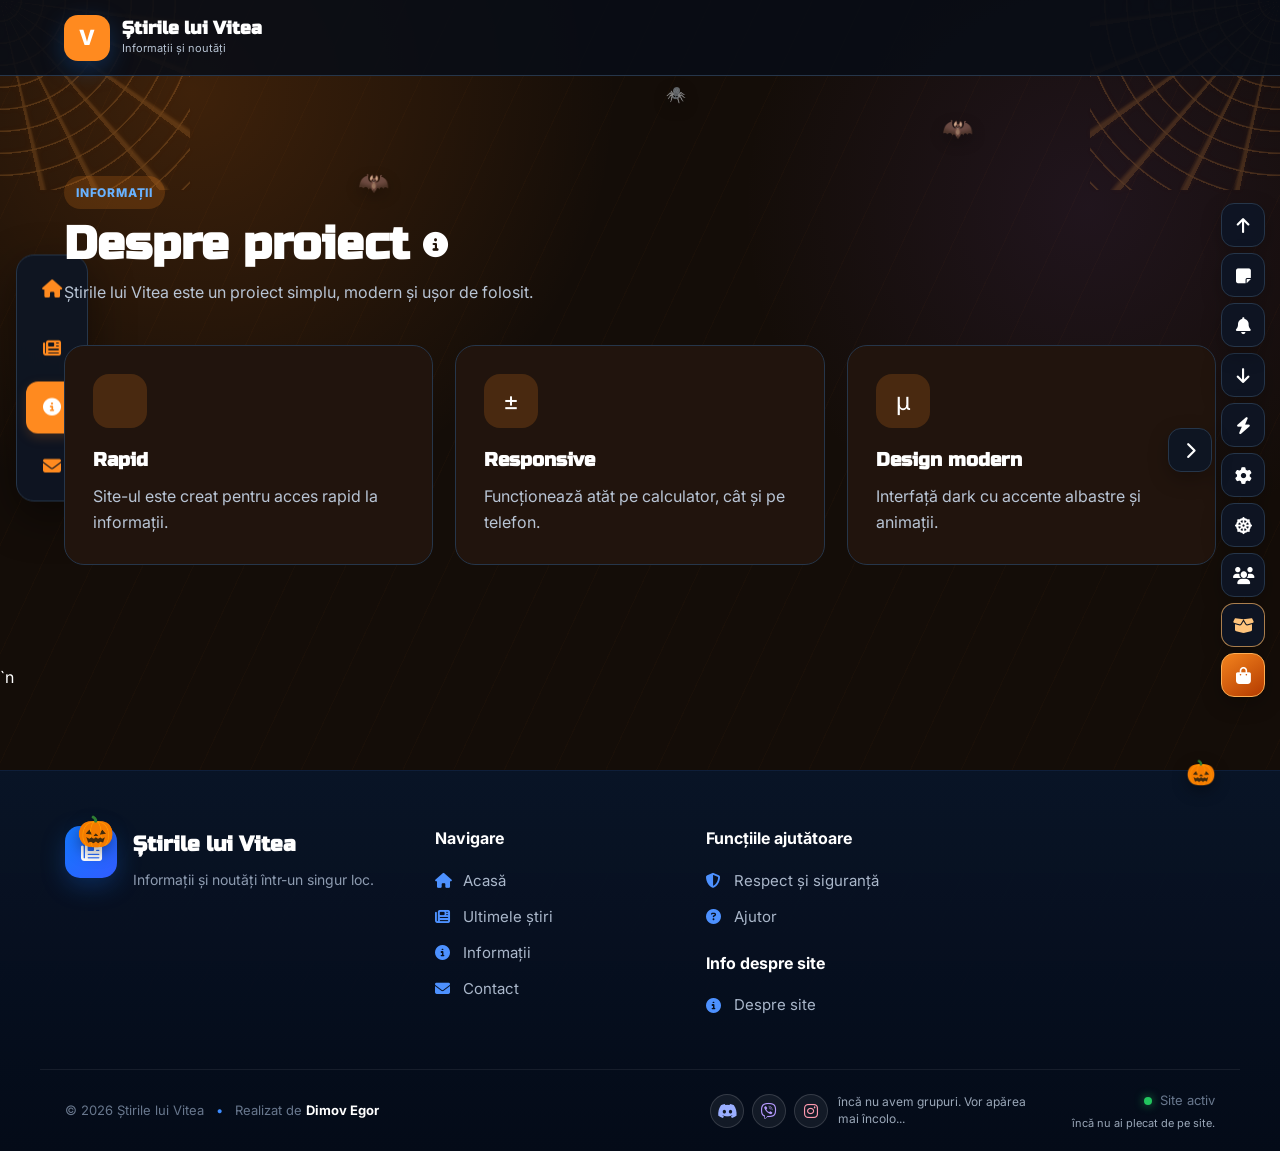
<file: info.html>
<!DOCTYPE html>
<html lang="ro">

<head>
    <meta charset="UTF-8">
    <meta name="viewport" content="width=device-width, initial-scale=1.0">
    <meta name="theme-color" content="#1683ff">
    <title>Știrile lui Vitea</title>
    <link rel="icon" type="image/svg+xml" href="favicon.svg">
    <link rel="stylesheet" href="style.css">
    <link rel="stylesheet" href="https://cdnjs.cloudflare.com/ajax/libs/font-awesome/6.7.2/css/all.min.css"
        media="print" onload="this.media='all'">
</head>

<body class="halloween-theme">

    <div class="halloween-atmosphere" aria-hidden="true">
        <span class="halloween-spiderweb halloween-spiderweb-left"></span>
        <span class="halloween-spiderweb halloween-spiderweb-right"></span>
        <span class="halloween-pumpkin pumpkin-one">🎃</span>
        <span class="halloween-pumpkin pumpkin-two">🎃</span>
        <span class="halloween-bat bat-one">🦇</span>
        <span class="halloween-bat bat-two">🦇</span>
        <span class="halloween-spider spider-one">🕷️</span>
    </div>

    <!-- LOADER -->
    <div id="loader" class="loader">
        <div class="loader-box">
            <div class="loader-logo">V</div>
            <h2 class="animated-section-title loader-title">
                <span class="sway-title-text">Știrile lui Vitea</span>
                <i class="fa-solid fa-newspaper spin-title-icon" aria-hidden="true"></i>
            </h2>
            <p id="loaderText" class="loader-text">Se încarcă...</p>

            <div class="loader-bar">
                <span id="loaderProgress"></span>
            </div>

            <button id="skipLoader" class="skip-btn">Skip</button>
        </div>
    </div>

    <!-- HEADER -->
    <header class="site-header">
        <div class="brand-area">
            <button id="hamburger" class="hamburger" aria-label="Deschide meniul">
                <span class="hamburger-line"></span>
                <span class="hamburger-line"></span>
                <span class="hamburger-line"></span>
                <span class="update-unread-dot" aria-hidden="true"></span>
            </button>

            <div class="brand">
                <div class="brand-icon">V</div>
                <div>
                    <h1>Știrile lui Vitea</h1>
                    <p>Informații și noutăți</p>
                </div>
            </div>
        </div>

        <!-- DESKTOP NAVIGATION -->
        <nav class="desktop-navigation">
            <a href="index.html" data-tooltip="Acasă" aria-label="Acasă">
                <i class="fa-solid fa-house"></i>
                <span>Acasă</span>
            </a>

            <a href="news.html" data-tooltip="Ultimele știri" aria-label="Ultimele știri">
                <i class="fa-solid fa-newspaper"></i>
                <span>Ultimele știri</span>
            </a>

            <a href="info.html" data-tooltip="Informații" aria-label="Informații">
                <i class="fa-solid fa-circle-info"></i>
                <span>Informații</span>
            </a>

            <a href="contact.html" data-tooltip="Contact / recenzii" aria-label="Contact și recenzii">
                <i class="fa-solid fa-envelope"></i>
                <span>Contact</span>
            </a>

        </nav>

        <div class="mobile-header-controls" aria-label="Instrumente rapide">
            <button class="mobile-header-action" id="searchHeaderBtn" type="button" title="Caută pe site"
                aria-label="Caută pe site">
                <i class="fa-solid fa-magnifying-glass" aria-hidden="true"></i>
            </button>
            <button class="mobile-header-action" id="timeHeaderBtn" type="button" title="Ora actuală"
                aria-label="Vezi ora actuală">
                <i class="fa-regular fa-clock" aria-hidden="true"></i>
            </button>
            <button class="mobile-header-action" id="soundHeaderBtn" type="button" title="Alege sunetul"
                aria-label="Alege sunetul pentru apăsări" aria-haspopup="dialog" aria-controls="soundPickerModal">
                <i class="fa-solid fa-volume-xmark" aria-hidden="true"></i>
            </button>
            <button class="mobile-header-action" id="refreshHeaderBtn" type="button" title="Reîmprospătează site-ul"
                aria-label="Reîmprospătează site-ul">
                <i class="fa-solid fa-rotate-right" aria-hidden="true"></i>
            </button>
        </div>
    </header>

    <!-- MOBILE MENU -->
    <aside id="sideMenu" class="side-menu">

        <div class="side-menu-header">
            <div class="side-title">
                <div class="brand-icon">V</div>
                <div>
                    <strong>Știrile lui Vitea</strong>
                    <small>Meniu</small>
                    <small class="menu-close-hint">Pentru închidere: apasă Space sau glisează spre stânga</small>
                </div>
            </div>

        </div>


        <!-- MOBILE TOOLS -->
        <div class="mobile-tools">
            <div class="mobile-tools-title">
                <i class="fa-solid fa-toolbox"></i>
                Instrumente
            </div>

            <button class="mobile-tool" id="mobileScrollTop">
                <span class="mobile-tool-icon">
                    <i class="fa-solid fa-arrow-up"></i>
                </span>
                <div>
                    <strong>Mergi sus</strong>
                    <small>Du-te în partea de sus</small>
                </div>
            </button>

            <button class="mobile-tool" id="mobileNotes">
                <span class="mobile-tool-icon">
                    <i class="fa-solid fa-note-sticky"></i>
                </span>
                <div>
                    <strong>Notițe</strong>
                    <small>Deschide notițele personale</small>
                </div>
            </button>

            <button class="mobile-tool" id="mobileUpdates">
                <span class="mobile-tool-icon">
                    <i class="fa-solid fa-bell"></i>
                    <span class="update-unread-mark" aria-hidden="true">!</span>
                </span>
                <div>
                    <strong>Notify Changes</strong>
                    <small>Vezi ultimele notificări</small>
                </div>
            </button>

            <button class="mobile-tool" id="mobileScrollBottom">
                <span class="mobile-tool-icon">
                    <i class="fa-solid fa-arrow-down"></i>
                </span>
                <div>
                    <strong>Mergi jos</strong>
                    <small>Du-te în partea de jos</small>
                </div>
            </button>

            <button class="mobile-tool" id="mobileSettings">
                <span class="mobile-tool-icon">
                    <i class="fa-solid fa-gear"></i>
                </span>
                <div>
                    <strong>Setări</strong>
                    <small>Personalizează site-ul</small>
                </div>
            </button>

            <button class="mobile-tool" id="mobilePoints">
                <span class="mobile-tool-icon">
                    <i class="fa-solid fa-users"></i>
                </span>
                <div>
                    <strong>Despre noi</strong>
                    <small>Cunoaște echipa site-ului</small>
                </div>
            </button>

            <button class="mobile-tool" id="mobileFortuneWheel">
                <span class="mobile-tool-icon">
                    <i class="fa-solid fa-dharmachakra"></i>
                </span>
                <div>
                    <strong>Roata norocului</strong>
                    <small>Află dacă Vitea face știri azi</small>
                </div>
            </button>

            <button class="mobile-tool halloween-mobile-tool" id="mobileHalloweenInventory">
                <span class="mobile-tool-icon">
                    <i class="fa-solid fa-box-open"></i>
                </span>
                <div>
                    <strong>Inventar Halloween</strong>
                    <small>Accesorii, boosturi, sunet și muzică</small>
                </div>
            </button>

            <button class="mobile-tool halloween-mobile-tool" id="mobileHalloweenShop">
                <span class="mobile-tool-icon">
                    <i class="fa-solid fa-bag-shopping"></i>
                </span>
                <div>
                    <strong>Halloween Shop</strong>
                    <small>Questuri, bomboane și recompense</small>
                </div>
            </button>

            <button class="mobile-tool halloween-mobile-tool" id="mobileHalloweenEvent">
                <span class="mobile-tool-icon">
                    <i class="fa-solid fa-ghost"></i>
                </span>
                <div>
                    <strong>Halloween Event</strong>
                    <small>Deschide questurile și recompensele</small>
                </div>
            </button>

        </div>
    </aside>


    <div id="menuOverlay" class="menu-overlay"></div>

    <!-- DESKTOP RIGHT CONTROLS -->
    <div class="top-right-controls">
        <button id="rightControlsToggle" class="control-toggle" type="button" title="Ascunde controalele din dreapta"
            aria-label="Ascunde controalele din dreapta" aria-expanded="true" aria-controls="rightControlTools">
            <i class="fa-solid fa-chevron-right" aria-hidden="true"></i>
        </button>

        <div class="control-tools" id="rightControlTools" aria-hidden="false">
            <button class="control-tool" id="scrollTopBtn" title="Mergi sus" aria-label="Mergi sus">
                <i class="fa-solid fa-arrow-up"></i>
            </button>

            <button class="control-tool" id="notesBtn" title="Notițe" aria-label="Notițe">
                <i class="fa-solid fa-note-sticky"></i>
            </button>

            <button class="control-tool has-update-indicator" id="updatesBtn" title="Notify Changes"
                aria-label="Notify Changes">
                <i class="fa-solid fa-bell"></i>
                <span class="update-unread-mark" aria-hidden="true">!</span>
            </button>

            <button class="control-tool" id="scrollBottomBtn" title="Mergi jos" aria-label="Mergi jos">
                <i class="fa-solid fa-arrow-down"></i>
            </button>

            <button class="control-tool" id="questionBtn" title="Funcții rapide" aria-label="Deschide funcțiile rapide">
                <i class="fa-solid fa-bolt"></i>
            </button>

            <button class="control-tool" id="settingsBtn" title="Setări">
                <i class="fa-solid fa-gear"></i>
            </button>

            <button class="control-tool" id="fortuneWheelBtn" title="Roata norocului"
                aria-label="Deschide roata norocului">
                <i class="fa-solid fa-dharmachakra"></i>
            </button>

            <button class="control-tool" id="pointsBtn" title="Despre noi" aria-label="Despre noi">
                <i class="fa-solid fa-users"></i>
            </button>

            <button class="control-tool halloween-inventory-button" id="halloweenInventoryBtn" title="Inventar Halloween"
                aria-label="Deschide inventarul Halloween">
                <i class="fa-solid fa-box-open"></i>
            </button>

            <button class="control-tool halloween-shop-button" id="halloweenShopBtn" title="Halloween Shop"
                aria-label="Halloween Shop">
                <i class="fa-solid fa-bag-shopping"></i>
            </button>
        </div>
    </div>
    <!-- MAIN -->
    <main>

        <!-- HOME -->
        
        <!-- NEWS -->
        




        <!-- INFO -->
        <section id="info" class="section">

            <div class="section-heading">
                <span class="section-label">INFORMAȚII</span>
                <h2 class="animated-section-title">
                    <span class="sway-title-text">Despre proiect</span>
                    <i class="fa-solid fa-circle-info spin-title-icon" aria-hidden="true"></i>
                </h2>
                <p>
                    Știrile lui Vitea este un proiect simplu,
                    modern și ușor de folosit.
                </p>
            </div>

            <div class="info-grid">

                <div class="info-box">
                    <div class="info-icon"></div>
                    <h3>Rapid</h3>
                    <p>
                        Site-ul este creat pentru acces rapid
                        la informații.
                    </p>
                </div>

                <div class="info-box">
                    <div class="info-icon">±</div>
                    <h3>Responsive</h3>
                    <p>
                        Funcționează atăt pe calculator,
                        cât și pe telefon.
                    </p>
                </div>

                <div class="info-box">
                    <div class="info-icon">µ</div>
                    <h3>Design modern</h3>
                    <p>
                        Interfață dark cu accente albastre
                        și animații.
                    </p>
                </div>

            </div>
        </section>

        <!-- CONTACT -->
        

    </main>

    <dialog id="halloweenEventDialog" class="halloween-event-dialog" aria-labelledby="halloweenEventTitle">
        <div class="halloween-event-header">
            <div>
                <span class="halloween-event-eyebrow">EVENIMENT LIMITAT</span>
                <h2 id="halloweenEventTitle">&#127875; Halloween Event</h2>
            </div>
            <button type="button" class="halloween-event-close" data-halloween-close aria-label="Închide Halloween Event">×</button>
        </div>

        <div class="halloween-candy-counter" aria-live="polite">
            <span class="halloween-candy-icon">🍬</span>
            <span>Bomboane</span>
            <strong id="halloweenCandyCount">0</strong>
        </div>

        <div class="halloween-event-tabs" role="tablist" aria-label="Secțiunile Halloween Event">
            <button type="button" class="active" role="tab" aria-selected="true" data-halloween-tab="event">Halloween Event</button>
            <button type="button" role="tab" aria-selected="false" data-halloween-tab="quests">Questuri</button>
            <button type="button" role="tab" aria-selected="false" data-halloween-tab="rewards">Recompense</button>
            <button type="button" role="tab" aria-selected="false" data-halloween-tab="games">Jocuri</button>
        </div>

        <div class="halloween-event-content">
            <section class="halloween-tab-panel active" data-halloween-panel="event">
                <div class="halloween-event-banner">
                    <span>&#127875;</span>
                    <div>
                        <h3>Halloween Event</h3>
                        <p>Completează questuri, adună bomboane și revendică recompensele evenimentului.</p>
                    </div>
                        <div class="halloween-event-countdown" aria-label="Timpul rămas din eveniment">
                            <strong>Evenimentul se termină în</strong>
                            <span id="halloweenCountdown">14d 00h 00m 00s</span>
                        </div>
                    </div>
                <div class="halloween-progress-card">
                    <span>Progresul colecției</span>
                    <strong id="halloweenCollectionProgress">0/7 recompense</strong>
                    <div class="halloween-progress-track"><span id="halloweenCollectionBar"></span></div>
                </div>
            </section>

            <section class="halloween-tab-panel" data-halloween-panel="quests">
                <div class="halloween-quest-list">
                    <article class="halloween-quest" data-quest="time5">
                        <span class="halloween-quest-icon">&#9201;&#65039;</span>
                        <div><strong>Stai pe site 5 minute</strong><small><span data-quest-progress="time5">0/5 minute</span></small></div>
                        <button type="button" data-quest-action="time5">20 &#127853;</button>
                    </article>
                    <article class="halloween-quest" data-quest="settings">
                        <span class="halloween-quest-icon">&#9881;&#65039;</span>
                        <div><strong>Deschide Setările</strong><small>Intră în panoul de personalizare</small></div>
                        <button type="button" data-quest-action="settings">10 &#127853;</button>
                    </article>
                    <article class="halloween-quest" data-quest="purchase">
                        <span class="halloween-quest-icon">&#128717;&#65039;</span>
                        <div><strong>Cumpără ceva în Shop</strong><small>Finalizează prima achiziție Halloween</small></div>
                        <button type="button" data-quest-action="purchase">30 &#127853;</button>
                    </article>
                    <article class="halloween-quest" data-quest="time20">
                        <span class="halloween-quest-icon">&#127769;</span>
                        <div><strong>Stai pe site 20 minute</strong><small><span data-quest-progress="time20">0/20 minute</span></small></div>
                        <button type="button" data-quest-action="time20">40 &#127853;</button>
                    </article>
                    <article class="halloween-quest" data-quest="contact">
                        <span class="halloween-quest-icon">&#9997;&#65039;</span>
                        <div><strong>Scrie o recenzie</strong><small>Completează formularul de contact sau recenzie</small></div>
                        <button type="button" data-quest-action="contact">30 &#127853;</button>
                    </article>
                    <article class="halloween-quest" data-quest="accessories3"><span class="halloween-quest-icon">🎒</span><div><strong>Cumpără 3 accesorii</strong><small>Din Halloween Shop</small></div><button type="button" data-quest-action="accessories3">200 🍬</button></article>
                    <article class="halloween-quest" data-quest="hanganuName"><span class="halloween-quest-icon">👻</span><div><strong>Dă un nume lui Hanganu</strong><small>Selectează unul dintre cele 6 nume</small></div><button type="button" data-quest-action="hanganuName">120 🍬</button></article>
                    <article class="halloween-quest" data-quest="time60"><span class="halloween-quest-icon">⌛</span><div><strong>Așteaptă 1 oră pe site</strong><small><span data-quest-progress="time60">0/60 minute</span></small></div><button type="button" data-quest-action="time60">300 🍬</button></article>
                    <article class="halloween-quest" data-quest="nichitaNote"><span class="halloween-quest-icon">📝</span><div><strong>Salvează în Notițe</strong><small>„Nichita e colțeta”</small></div><button type="button" data-quest-action="nichitaNote">150 🍬</button></article>
                    <article class="halloween-quest" data-quest="time30"><span class="halloween-quest-icon">⏰</span><div><strong>Stai pe site 30 de minute</strong><small><span data-quest-progress="time30">0/30 minute</span></small></div><button type="button" data-quest-action="time30">250 🍬</button></article>
                </div>
            </section>

            <section class="halloween-tab-panel" data-halloween-panel="games">
                <div class="halloween-games-grid">
                    <article class="halloween-game-card"><span class="halloween-game-icon">🔢</span><h3>Descifrează numărul</h3><p>Uită-te la desen și descifrează numărul magic.</p><div class="halloween-puzzle-runes" data-puzzle-runes></div><input class="halloween-game-input" data-puzzle-answer type="number" min="1000" max="9999" placeholder="Numărul din 4 cifre"><button type="button" class="halloween-game-start" data-puzzle-start>Începe jocul</button><small data-puzzle-status>Recompensă: 50 🍬</small></article>
                    <article class="halloween-game-card"><span class="halloween-game-icon">🧩</span><h3>Labirintul Halloween</h3><p>Folosește săgețile sau W-A-S-D pentru a ajunge la ieșire.</p><div class="halloween-maze" data-halloween-maze tabindex="0" aria-label="Labirint Halloween"></div><button type="button" class="halloween-game-start" data-maze-start>Începe labirintul</button><small data-maze-status>Recompensă: 50 🍬</small></article>
                    <article class="halloween-game-card"><span class="halloween-game-icon">👆</span><h3>50 de atingeri</h3><p>Apasă butonul de 50 de ori pentru premiul jocului.</p><div class="halloween-click-progress" data-click-progress>0 / 50</div><button type="button" class="halloween-game-click" data-click-game>APASĂ</button><small data-click-status>Recompensă: 50 🍬</small></article>
                    <article class="halloween-game-card"><span class="halloween-game-icon">👻</span><h3>Numele lui Hanganu</h3><p>Scrie orice nume și înscrie-l pe tablă.</p><input class="halloween-game-input" data-hanganu-input maxlength="24" placeholder="Numele Hanganu"><button type="button" class="halloween-game-start" data-hanganu-save>Scrie pe tablă</button><div class="halloween-name-board"><span data-hanganu-board>Hanganu</span></div></article>
                    <article class="halloween-game-card halloween-chess-card"><span class="halloween-game-icon">♟️</span><h3>Șah Halloween</h3><p>Joacă împotriva botului pe tablă tematică.</p><div class="halloween-chess" data-halloween-chess></div><button type="button" class="halloween-game-start" data-chess-reset>Joc nou</button><small data-chess-status>Alege o piesă albă.</small></article>
                </div>
            </section>

            <section class="halloween-tab-panel" data-halloween-panel="rewards">
                <div class="halloween-reward-grid">
                    <article class="halloween-reward" data-reward="Lucky Booster"><span>✨</span><strong>Lucky Booster</strong><button type="button" data-buy-reward="Lucky Booster" data-cost="25" data-category="boosts">25 🍬</button></article>
                    <article class="halloween-reward" data-reward="Fundal Halloween"><span>🖼️</span><strong>Fundal Halloween</strong><button type="button" data-buy-reward="Fundal Halloween" data-cost="30" data-category="accessories">30 🍬</button></article>
                    <article class="halloween-reward" data-reward="Muzică Halloween"><span>🎵</span><strong>Muzică Halloween</strong><button type="button" data-buy-reward="Muzică Halloween" data-cost="35" data-category="music">35 🍬</button></article>
                    <article class="halloween-reward" data-reward="Sunet Halloween"><span>🔊</span><strong>Sunet Halloween</strong><button type="button" data-buy-reward="Sunet Halloween" data-cost="20" data-category="sounds">20 🍬</button></article>
                    <article class="halloween-reward" data-reward="Iconiță Halloween"><span>🎃</span><strong>Iconiță Halloween</strong><button type="button" data-buy-reward="Iconiță Halloween" data-cost="15" data-category="accessories">15 🍬</button></article>
                    <article class="halloween-reward" data-reward="Screamer Monster"><span>👾</span><strong>Screamer Monster</strong><button type="button" data-buy-reward="Screamer Monster" data-cost="75" data-category="boosts">75 🍬</button></article>
                    <article class="halloween-reward" data-reward="Dovleac pe cap"><span>🎃</span><strong>Dovleac pe cap</strong><button type="button" data-buy-reward="Dovleac pe cap" data-cost="150" data-category="accessories">150 🍬</button></article>
                    <article class="halloween-reward" data-reward="Balonul magic"><span>🎈</span><strong>Balonul magic</strong><button type="button" data-buy-reward="Balonul magic" data-cost="600" data-category="accessories">600 🍬</button></article>
                    <article class="halloween-reward" data-reward="Îmbrăcăminte violetă"><span>👕</span><strong>Îmbrăcăminte violetă</strong><button type="button" data-buy-reward="Îmbrăcăminte violetă" data-cost="450" data-category="accessories">450 🍬</button></article>
                    <article class="halloween-reward" data-reward="Foarte Lucky Booster"><span>🍀</span><strong>Foarte Lucky Booster</strong><button type="button" data-buy-reward="Foarte Lucky Booster" data-cost="1000" data-category="boosts">1000 🍬</button></article>
                    <article class="halloween-reward" data-reward="Nume pentru Hanganu"><span>👻</span><strong>Nume pentru Hanganu</strong><button type="button" data-buy-reward="Nume pentru Hanganu" data-cost="300" data-category="accessories">300 🍬</button></article>
                    <article class="halloween-reward" data-reward="Halloween Man"><span>🦇</span><strong>Halloween Man</strong><button type="button" data-buy-reward="Halloween Man" data-cost="10000" data-category="accessories">10.000 🍬</button></article>
                </div>
            </section>
        </div>
    </dialog>

    <dialog id="halloweenPurchaseDialog" class="halloween-purchase-dialog" aria-labelledby="halloweenPurchaseTitle">
        <button type="button" class="halloween-purchase-close" data-purchase-close aria-label="Închide">×</button>
        <span id="halloweenPurchaseIcon" class="halloween-purchase-icon">🎃</span>
        <span class="halloween-event-eyebrow">HALLOWEEN SHOP</span>
        <h2 id="halloweenPurchaseTitle">Articol Halloween</h2>
        <p id="halloweenPurchaseDescription"></p>
        <strong id="halloweenPurchasePrice" class="halloween-purchase-price"></strong>
        <button type="button" id="confirmHalloweenPurchase" class="primary-btn">Cumpără acum</button>
    </dialog>

    <div id="halloweenScreamer" class="halloween-screamer" aria-hidden="true">
        <div class="halloween-screamer-flash"></div>
        <div class="halloween-monster">№</div>
    </div>

    <div id="halloweenPumpkinHead" class="halloween-pumpkin-head" aria-hidden="true">
        <span class="pumpkin-eye pumpkin-eye-left"></span>
        <span class="pumpkin-eye pumpkin-eye-right"></span>
        <button type="button" id="removePumpkinHead" class="pumpkin-remove-button">Scoate dovleacul</button>
    </div>

    <dialog id="halloweenInventoryDialog" class="halloween-inventory-dialog" aria-labelledby="halloweenInventoryTitle">
        <div class="halloween-inventory-header">
            <div>
                <span class="halloween-inventory-eyebrow">HALLOWEEN</span>
                <h2 id="halloweenInventoryTitle"><i class="fa-solid fa-box-open" aria-hidden="true"></i> Inventar</h2>
            </div>
            <button type="button" class="halloween-inventory-close" data-inventory-close aria-label="Închide inventarul">×</button>
        </div>
        <div class="halloween-inventory-tabs" role="tablist" aria-label="Categorii inventar">
            <button class="active" type="button" role="tab" aria-selected="true" data-inventory-tab="accessories"><i class="fa-solid fa-glasses"></i><span>Accesorii</span></button>
            <button type="button" role="tab" aria-selected="false" data-inventory-tab="boosts"><i class="fa-solid fa-bolt"></i><span>Boosturi</span></button>
            <button type="button" role="tab" aria-selected="false" data-inventory-tab="sounds"><i class="fa-solid fa-volume-high"></i><span>Sunet</span></button>
            <button type="button" role="tab" aria-selected="false" data-inventory-tab="music"><i class="fa-solid fa-music"></i><span>Muzică</span></button>
        </div>
        <div class="halloween-inventory-content">
            <section class="halloween-inventory-panel active" data-inventory-panel="accessories">
                <div class="inventory-empty"><span>🎃</span><h3>Accesorii Halloween</h3><p>Recompensele cumpărate din magazin apar aici.</p></div>
            </section>
            <section class="halloween-inventory-panel" data-inventory-panel="boosts"><div class="inventory-empty"><span></span><h3>Boosturi</h3><p>Boosturile obținute în eveniment vor apărea aici.</p></div></section>
            <section class="halloween-inventory-panel" data-inventory-panel="sounds"><div class="inventory-empty"><span>🔊</span><h3>Sunet</h3><p>Sunetele Halloween deblocate vor fi disponibile aici.</p></div></section>
            <section class="halloween-inventory-panel" data-inventory-panel="music"><div class="inventory-empty"><span>µ</span><h3>Muzică</h3><p>Muzica de Halloween deblocată va fi așezată aici.</p></div></section>
        </div>
    </dialog>

    <!-- MOBILE BOTTOM NAVIGATION -->
    <nav class="bottom-navigation">

        <a href="index.html">
            <i class="fa-solid fa-house"></i>
            <small>Acasă</small>
        </a>

        <a href="news.html">
            <i class="fa-solid fa-newspaper"></i>
            <small>Ultimele știri</small>
        </a>

        <a href="info.html">
            <i class="fa-solid fa-circle-info"></i>
            <small>Info</small>
        </a>

        <a href="contact.html">
            <i class="fa-solid fa-envelope"></i>
            <small>Contact</small>
        </a>

    </nav>



    <!-- MOBILE HEADER PANELS -->
    <div id="searchModal" class="modal">
        <div class="modal-box mobile-search-box" role="dialog" aria-modal="true" aria-labelledby="searchModalTitle">
            <button class="modal-close" data-close="searchModal" aria-label="Închide căutarea">×</button>
            <div class="modal-icon"><i class="fa-solid fa-magnifying-glass" aria-hidden="true"></i></div>
            <h2 id="searchModalTitle">Caută pe site</h2>
            <p>Găsește rapid meniuri, instrumente și acțiuni.</p>
            <div class="site-search-field">
                <i class="fa-solid fa-magnifying-glass" aria-hidden="true"></i>
                <input id="siteSearchInput" type="search" placeholder="Caută sau spune ce cauți..." autocomplete="off"
                    aria-label="Caută pe site">
                <span class="voice-waveform" aria-hidden="true">
                    <span></span><span></span><span></span><span></span><span></span><span></span><span></span>
                </span>
                <button id="voiceSearchButton" class="voice-search-button" type="button" title="Caută cu vocea"
                    aria-label="Caută cu vocea" aria-pressed="false">
                    <i id="voiceSearchIcon" class="fa-solid fa-microphone" aria-hidden="true"></i>
                </button>
            </div>
            <p id="voiceSearchStatus" class="voice-search-status" role="status" aria-live="polite"></p>
            <div id="siteSearchResults" class="site-search-results" aria-label="Rezultatele căutării"></div>
            <p id="siteSearchEmpty" class="site-search-empty" hidden>Nu am găsit rezultate.</p>
        </div>
    </div>

    <div id="timeModal" class="modal">
        <div class="modal-box utility-modal-box" role="dialog" aria-modal="true" aria-labelledby="timeModalTitle">
            <button class="modal-close" data-close="timeModal" aria-label="Închide ceasul">×</button>
            <div class="modal-icon"><i class="fa-regular fa-clock" aria-hidden="true"></i></div>
            <h2 id="timeModalTitle">Ora actuală</h2>
            <p id="currentDate" class="current-date"></p>
            <time id="currentTime" class="current-time" aria-live="off">--:--:--</time>
        </div>
    </div>

    <div id="refreshModal" class="modal">
        <div class="modal-box utility-modal-box" role="dialog" aria-modal="true" aria-labelledby="refreshModalTitle">
            <button class="modal-close" data-close="refreshModal" aria-label="Închide confirmarea">×</button>
            <div class="modal-icon"><i class="fa-solid fa-rotate-right" aria-hidden="true"></i></div>
            <h2 id="refreshModalTitle">Reîmprospătezi site-ul?</h2>
            <p>Vrei să faci refresh la site?</p>
            <div class="refresh-actions">
                <button class="secondary-btn" data-close="refreshModal" type="button">Anulează</button>
                <button id="confirmSiteRefresh" class="primary-btn" type="button">Da, fă refresh</button>
            </div>
        </div>
    </div>

    <!-- NOTES MODAL -->
    <div id="notesModal" class="modal">
        <div class="modal-box">

            <button class="modal-close" data-close="notesModal">×</button>

            <div class="modal-icon">”</div>
            <h2>Notițele mele</h2>
            <p>Scrie și salvează notițele tale.</p>

            <textarea id="notesText" class="notes-textarea" placeholder="Scrie aici..."></textarea>

            <button id="saveNotes" class="primary-btn">
                Salvează notițele
            </button>

            <div class="notes-update-log">
                <h3>Ce am făcut azi</h3>
                <ul id="notesUpdateLogList" class="notes-update-log-list"></ul>
            </div>

        </div>
    </div>
    <!-- Notify changes -->
    <div id="updatesModal" class="modal">
        <div class="modal-box">

            <button class="modal-close" data-close="updatesModal">×</button>

            <div class="modal-icon">📝</div>
            <h2>Notify Changes</h2>
            <p>Ultimele actualizări ale site-ului.</p>

            <div id="updateList" class="update-list"></div>

        </div>
    </div>`n    <!-- SETTINGS MODAL -->
    <div id="settingsModal" class="modal">
        <div class="modal-box settings-box">

            <button class="modal-close" data-close="settingsModal">×</button>

            <div class="modal-icon">™</div>
            <h2>Setări</h2>

            <div class="setting-section">

                <h3> Culoare</h3>
                <p>Alege una dintre cele 67 de culori.</p>

                <div id="colorGrid" class="color-grid"></div>

            </div>

            <div class="setting-section">

                <h3>🔔 Notificări pe acest site</h3>

                <label class="switch-row">
                    <span>Activează anunțurile site-ului</span>
                    <input type="checkbox" id="notificationToggle">
                    <span class="switch"></span>
                </label>
                <p>Anunțurile sunt afișate pe site; această opțiune nu activează notificările sistemului telefonului sau
                    calculatorului.</p>

            </div>

            <div class="setting-section">

                <h3>ă Sunet la apăsare</h3>
                <p>Alege sunetul folosit de butonul de sunet pe telefon și calculator.</p>
                <label class="sound-picker-label" for="soundTypeSelect">Sunet</label>
                <select id="soundTypeSelect" class="sound-type-select" data-sound-control>
                    <option value="classic">Click clasic</option>
                    <option value="bell">Clopoțel</option>
                    <option value="retro">Retro</option>
                    <option value="soft">Ton discret</option>
                    <option value="chime">Armonios</option>
                    <option value="pop">Pop</option>
                    <option value="bubbly">Bule</option>
                    <option value="pulse">Puls</option>
                </select>
                <button id="previewSoundButton" class="secondary-btn sound-preview-btn" type="button"
                    data-sound-control>
                    <i class="fa-solid fa-play" aria-hidden="true"></i>
                    Ascultă o previzualizare
                </button>
                <p id="soundSettingsStatus" class="settings-status" role="status" aria-live="polite"></p>

            </div>

            <div class="setting-section">

                <h3>ă Aspect și accesibilitate</h3>

                <label class="switch-row">
                    <span>Mod luminos</span>
                    <input type="checkbox" id="themeToggle">
                    <span class="switch"></span>
                </label>

                <label class="switch-row">
                    <span>Contrast ridicat</span>
                    <input type="checkbox" id="contrastToggle">
                    <span class="switch"></span>
                </label>

                <label class="switch-row">
                    <span>Redu animațiile</span>
                    <input type="checkbox" id="motionToggle">
                    <span class="switch"></span>
                </label>

                <button id="resetSettings" class="secondary-btn reset-settings-btn" type="button">
                    <i class="fa-solid fa-rotate-left" aria-hidden="true"></i>
                    Resetează setările
                </button>
                <p id="settingsStatus" class="settings-status" role="status" aria-live="polite"></p>

            </div>

            <div class="setting-section">

                <h3>¤ Dimensiunea textului</h3>

                <div class="text-size-buttons">
                    <button data-text-size="small">Mic</button>
                    <button data-text-size="medium">Mediu</button>
                    <button data-text-size="large">Mare</button>
                    <button data-text-size="extra">Extra mare</button>
                </div>

            </div>

        </div>
    </div>

    <!-- ABOUT US MODAL -->
    <div id="pointsModal" class="modal">
        <div class="modal-box about-us-box">

            <button class="modal-close" data-close="pointsModal" aria-label="Închide">×</button>

            <div class="modal-icon about-us-icon"><i class="fa-solid fa-users" aria-hidden="true"></i></div>

            <h2>Despre noi</h2>
            <p class="about-us-intro">Echipa din spatele ătirilor lui Vitea</p>

            <div class="about-us-profiles">
                <article class="about-us-profile">
                    <div class="about-us-profile-heading">
                        <span class="about-us-avatar" aria-hidden="true"><i class="fa-solid fa-microphone"></i></span>
                        <div>
                            <h3>Vitea</h3>
                            <p>Prezentator de știri</p>
                        </div>
                    </div>
                    <dl class="about-us-details">
                        <div>
                            <dt>Vărsta</dt>
                            <dd>13 ani</dd>
                        </div>
                        <div>
                            <dt>ăcoala</dt>
                            <dd>Liceul Teoretic „Ioan Vodă”</dd>
                        </div>
                        <div>
                            <dt>Clasa</dt>
                            <dd>VII-A</dd>
                        </div>
                        <div>
                            <dt>Și place</dt>
                            <dd>Să facă știri</dd>
                        </div>
                    </dl>
                </article>

                <article class="about-us-profile">
                    <div class="about-us-profile-heading">
                        <span class="about-us-avatar about-us-avatar-egor" aria-hidden="true"><i
                                class="fa-solid fa-code"></i></span>
                        <div>
                            <h3>Egor</h3>
                            <p>Creator de site</p>
                        </div>
                    </div>
                    <dl class="about-us-details">
                        <div>
                            <dt>Vărsta</dt>
                            <dd>13 ani</dd>
                        </div>
                        <div>
                            <dt>ăcoala</dt>
                            <dd>Liceul Teoretic „Ioan Vodă”</dd>
                        </div>
                        <div>
                            <dt>Clasa</dt>
                            <dd>VII-A</dd>
                        </div>
                        <div>
                            <dt>Și place</dt>
                            <dd>Să creeze jocuri și site-uri</dd>
                        </div>
                    </dl>
                </article>
            </div>

        </div>
    </div>

    <!-- FORTUNE WHEEL MODAL -->
    <div id="fortuneWheelModal" class="modal">
        <div class="modal-box fortune-wheel-box">
            <button class="modal-close" data-close="fortuneWheelModal" aria-label="Închide">×</button>

            <div class="modal-icon fortune-wheel-icon"><i class="fa-solid fa-dharmachakra"></i></div>
            <h2>Roata norocului</h2>
            <p class="fortune-intro">Află dacă Vitea va face știri astăzi!</p>
            <p class="fortune-weekly-countdown">Următorul bonus premium în: <span id="fortuneWeeklyCountdown">Se
                    calculează...</span></p>

            <div class="fortune-wheel-wrap">
                <span class="fortune-pointer" aria-hidden="true"></span>
                <div id="fortuneWheel" class="fortune-wheel" role="img" aria-label="Roată cu 20 de semne plus și minus">
                    <div id="fortuneWheelLabels" class="fortune-wheel-labels" aria-hidden="true"></div>
                </div>
                <button id="spinFortuneWheel" class="fortune-spin-button" type="button">
                    <span>ROTEăTE</span>
                    <small>DOAR VITEA</small>
                </button>
            </div>

            <div id="fortuneOutcome" class="fortune-outcome" aria-hidden="true">
                <i id="fortuneOutcomeIcon" class="fa-solid fa-star"></i>
                <span id="fortuneOutcomeText"></span>
            </div>
            <p id="fortuneResult" class="fortune-result" role="status" aria-live="polite">
                Apasă butonul din mijloc și rotește pentru norocul știrii!
            </p>
        </div>
    </div>

    <!-- DESKTOP QUICK FUNCTIONS -->
    <div id="quickFunctionsModal" class="modal quick-functions-modal">
        <div class="modal-box quick-functions-box" role="dialog" aria-modal="true"
            aria-labelledby="quickFunctionsTitle">
            <button class="modal-close" data-close="quickFunctionsModal"
                aria-label="Închide funcțiile rapide">×</button>
            <div class="modal-icon quick-functions-icon"><i class="fa-solid fa-bolt" aria-hidden="true"></i></div>
            <h2 id="quickFunctionsTitle">Funcții rapide</h2>
            <p>Accesează imediat comenzile site-ului.</p>

            <div class="quick-functions-list">
                <button class="quick-function-action" id="quickSearchAction" data-quick-action="search" type="button">
                    <span class="quick-function-icon"><i class="fa-solid fa-magnifying-glass"
                            aria-hidden="true"></i></span>
                    <span class="quick-function-copy"><strong>Caută pe site</strong><small>Meniuri, instrumente și
                            acțiuni</small></span>
                    <i class="fa-solid fa-arrow-right quick-function-arrow" aria-hidden="true"></i>
                </button>
                <button class="quick-function-action" id="quickTimeAction" data-quick-action="time" type="button">
                    <span class="quick-function-icon"><i class="fa-regular fa-clock" aria-hidden="true"></i></span>
                    <span class="quick-function-copy"><strong>Ora actuală</strong><small>Vezi ora și data de
                            acum</small></span>
                    <i class="fa-solid fa-arrow-right quick-function-arrow" aria-hidden="true"></i>
                </button>
                <button class="quick-function-action" id="quickSoundAction" data-quick-action="sound" type="button">
                    <span class="quick-function-icon"><i id="quickSoundIcon" class="fa-solid fa-volume-xmark"
                            aria-hidden="true"></i></span>
                    <span class="quick-function-copy"><strong>Sunet la apăsare</strong><small
                            id="quickSoundStatus">Dezactivat</small></span>
                    <i class="fa-solid fa-arrow-right quick-function-arrow" aria-hidden="true"></i>
                </button>
                <button class="quick-function-action" id="quickRefreshAction" data-quick-action="refresh" type="button">
                    <span class="quick-function-icon"><i class="fa-solid fa-rotate-right" aria-hidden="true"></i></span>
                    <span class="quick-function-copy"><strong>Reîmprospătează site-ul</strong><small>Cu confirmare
                            înainte de reîncărcare</small></span>
                    <i class="fa-solid fa-arrow-right quick-function-arrow" aria-hidden="true"></i>
                </button>
            </div>
        </div>
    </div>

    <div id="soundPickerModal" class="modal sound-picker-modal">
        <div class="modal-box sound-picker-box" role="dialog" aria-modal="true" aria-labelledby="soundPickerTitle">
            <button class="modal-close" data-close="soundPickerModal" aria-label="Închide alegerea sunetului">×</button>
            <div class="modal-icon sound-picker-icon"><i class="fa-solid fa-volume-high" aria-hidden="true"></i></div>
            <h2 id="soundPickerTitle">Alege sunetul</h2>
            <p>Alege un sunet pentru apăsări. Apasă butonul mic de redare ca să-l asculți.</p>

            <label class="switch-row sound-enable-row">
                <span>Activează sunetul la apăsare</span>
                <input type="checkbox" id="soundEnabledToggle" data-sound-control>
                <span class="switch"></span>
            </label>

            <div id="soundChoices" class="sound-choices" aria-label="Sunete disponibile"></div>
            <p id="soundPickerStatus" class="settings-status" role="status" aria-live="polite"></p>
        </div>
    </div>


    <!-- TOAST -->
    <div id="toast" class="toast">
        <span id="toastIcon"></span>
        <span id="toastMessage">Gata!</span>
    </div>

    <footer class="modern-footer">

        <div class="footer-container">

            <div class="footer-brand">
                <div class="footer-logo">
                    <i class="fa-solid fa-newspaper spin-title-icon" aria-hidden="true"></i>
                </div>

                <div>
                    <h3><span class="sway-title-text">Știrile lui Vitea</span></h3>
                    <p>Informații și noutăți într-un singur loc.</p>
                </div>
            </div>

            <div class="footer-links">
                <div>
                    <h4>Navigare</h4>
                    <a href="#home">
                        <i class="fa-solid fa-house"></i>
                        Acasă
                    </a>
                    <a href="#news">
                        <i class="fa-solid fa-newspaper spin-title-icon" aria-hidden="true"></i>
                        <span class="sway-title-text">Ultimele știri</span>
                    </a>
                    <a href="#info">
                        <i class="fa-solid fa-circle-info"></i>
                        Informații
                    </a>
                    <a href="#contact">
                        <i class="fa-solid fa-envelope spin-title-icon" aria-hidden="true"></i>
                        <span class="sway-title-text">Contact</span>
                    </a>
                </div>

                <div>
                    <h4>Funcțiile ajutătoare</h4>
                    <a href="safety.html">
                        <i class="fa-solid fa-shield-halved"></i>
                        Respect și siguranță
                    </a>
                    <a href="help.html">
                        <i class="fa-solid fa-circle-question"></i>
                        Ajutor
                    </a>
                    <h4 class="footer-submenu-title">Info despre site</h4>
                    <a href="about-site.html">
                        <i class="fa-solid fa-circle-info" aria-hidden="true"></i>
                        Despre site
                    </a>
                </div>
            </div>

        </div>

        <div class="footer-bottom">
            <div>
                <span>© 2026 Știrile lui Vitea</span>
                <span class="footer-dot">•</span>
                <span>Realizat de <strong>Dimov Egor</strong></span>
            </div>

            <div class="footer-bottom-right">
                <div class="footer-community">
                    <div class="footer-social-icons" aria-label="Discord, Viber și Instagram">
                        <a class="footer-social-icon discord" href="https://discord.com/"
                            aria-label="Deschide site-ul Discord" title="Discord" target="_blank"
                            rel="noopener noreferrer">
                            <i class="fa-brands fa-discord" aria-hidden="true"></i>
                        </a>
                        <a class="footer-social-icon viber" href="https://www.viber.com/"
                            aria-label="Deschide site-ul Viber" title="Viber" target="_blank" rel="noopener noreferrer">
                            <i class="fa-brands fa-viber" aria-hidden="true"></i>
                        </a>
                        <a class="footer-social-icon instagram" href="https://www.instagram.com/"
                            aria-label="Deschide site-ul Instagram" title="Instagram" target="_blank"
                            rel="noopener noreferrer">
                            <i class="fa-brands fa-instagram" aria-hidden="true"></i>
                        </a>
                    </div>
                    <span class="footer-community-message">încă nu avem grupuri. Vor apărea mai încolo...</span>
                </div>

                <div class="footer-status">
                    <span class="footer-status-label">
                        <span class="status-dot"></span>
                        Site activ
                    </span>
                    <p id="visitReturnStatus" class="visit-return-status" role="status" aria-live="polite">
                        încă nu ai plecat de pe site.
                    </p>
                </div>
            </div>
        </div>

    </footer>

    <script src="script.js"></script>
</body>

</html>
</file>
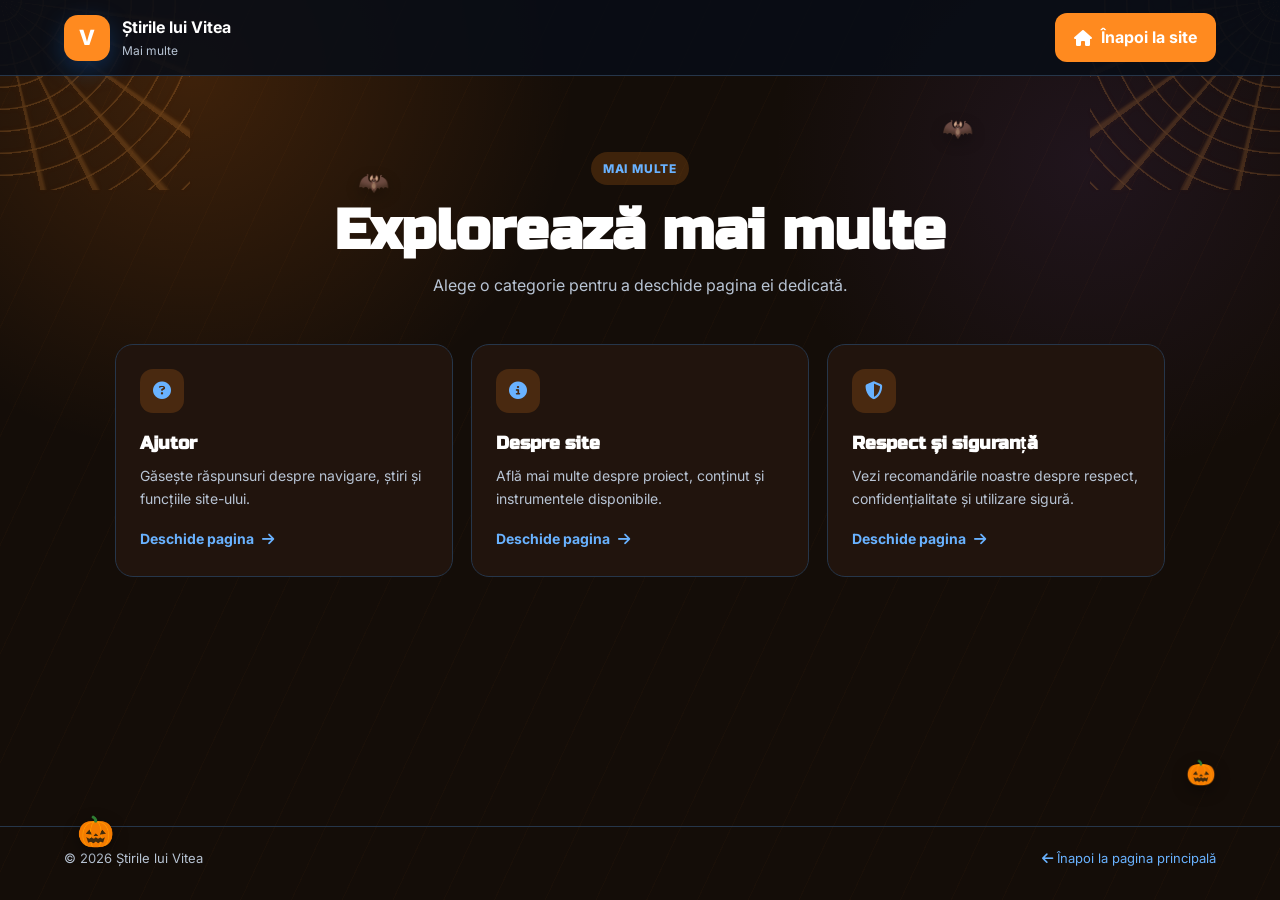
<file: more.html>
<!DOCTYPE html>
<html>

<head>
    <meta charset="UTF-8">
    <meta name="viewport" content="width=device-width, initial-scale=1.0">
    <meta name="theme-color" content="#1683ff">
    <meta name="description" content="Ajutor, informații despre site și recomandări de respect și siguranță pentru Știrile lui Vitea.">
    <title>Mai multe | Știrile lui Vitea</title>
    <link rel="icon" type="image/svg+xml" href="favicon.svg">
    <link rel="stylesheet" href="style.css">
    <link rel="stylesheet" href="https://cdnjs.cloudflare.com/ajax/libs/font-awesome/6.7.2/css/all.min.css">
</head>

<body class="halloween-theme">
    <div class="halloween-atmosphere" aria-hidden="true">
        <span class="halloween-spiderweb halloween-spiderweb-left"></span>
        <span class="halloween-spiderweb halloween-spiderweb-right"></span>
        <span class="halloween-pumpkin pumpkin-one">🎃</span>
        <span class="halloween-pumpkin pumpkin-two">🎃</span>
        <span class="halloween-bat bat-one">🦇</span>
        <span class="halloween-bat bat-two">🦇</span>
    </div>
    <header class="site-header help-header">
        <a class="help-brand" href="index.html" aria-label="Știrile lui Vitea - pagina principală">
            <span class="brand-icon">V</span>
            <span>
                <strong>Știrile lui Vitea</strong>
                <small>Mai multe</small>
            </span>
        </a>
        <a class="primary-btn help-home-link" href="index.html">
            <i class="fa-solid fa-house" aria-hidden="true"></i>
            Înapoi la site
        </a>
    </header>

    <main class="help-page">
        <section class="help-hero">
            <span class="section-label">MAI MULTE</span>
            <h1>Explorează mai multe</h1>
            <p>Alege o categorie pentru a deschide pagina ei dedicată.</p>
        </section>

        <section class="help-topics" aria-label="Mai multe categorii">
            <a class="help-topic more-category" href="help.html">
                <span class="help-topic-icon"><i class="fa-solid fa-circle-question" aria-hidden="true"></i></span>
                <h2>Ajutor</h2>
                <p>Găsește răspunsuri despre navigare, știri și funcțiile site-ului.</p>
                <span class="more-category-link">Deschide pagina <i class="fa-solid fa-arrow-right" aria-hidden="true"></i></span>
            </a>
            <a class="help-topic more-category" href="about-site.html">
                <span class="help-topic-icon"><i class="fa-solid fa-circle-info" aria-hidden="true"></i></span>
                <h2>Despre site</h2>
                <p>Află mai multe despre proiect, conținut și instrumentele disponibile.</p>
                <span class="more-category-link">Deschide pagina <i class="fa-solid fa-arrow-right" aria-hidden="true"></i></span>
            </a>
            <a class="help-topic more-category" href="safety.html">
                <span class="help-topic-icon"><i class="fa-solid fa-shield-halved" aria-hidden="true"></i></span>
                <h2>Respect și siguranță</h2>
                <p>Vezi recomandările noastre despre respect, confidențialitate și utilizare sigură.</p>
                <span class="more-category-link">Deschide pagina <i class="fa-solid fa-arrow-right" aria-hidden="true"></i></span>
            </a>
        </section>
    </main>

    <footer class="help-footer">
        <span>© 2026 Știrile lui Vitea</span>
        <a href="index.html"><i class="fa-solid fa-arrow-left" aria-hidden="true"></i> Înapoi la pagina principală</a>
    </footer>
</body>

</html>
</file>
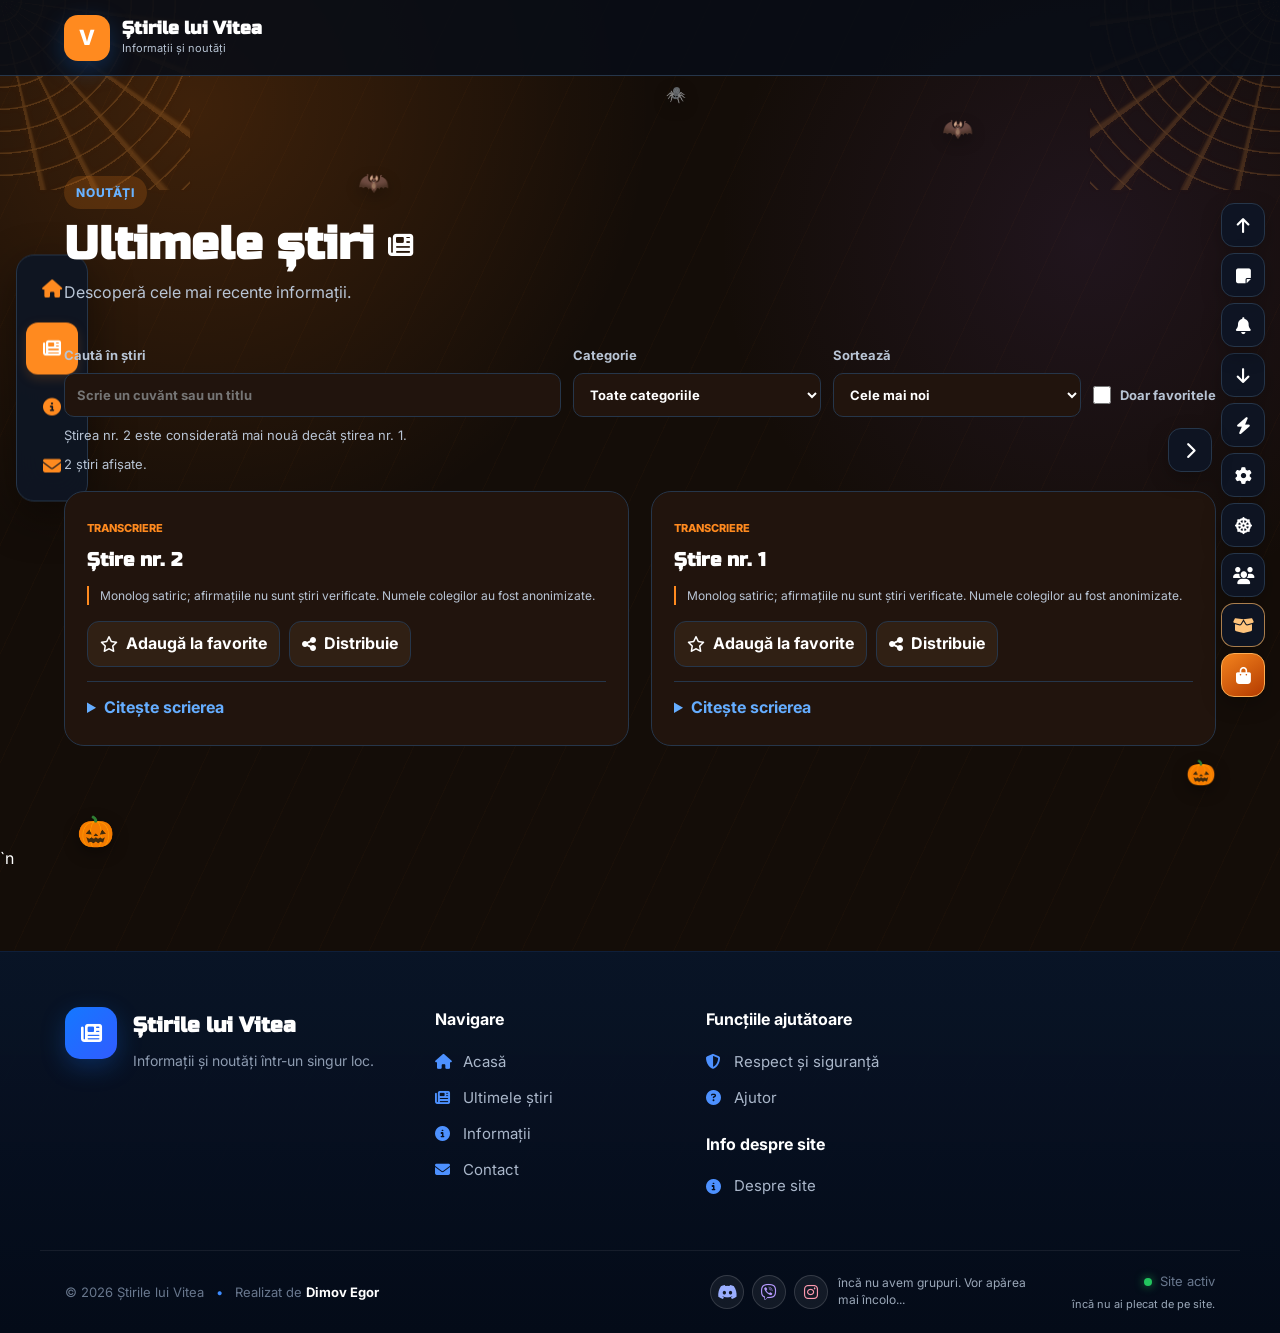
<file: news.html>
<!DOCTYPE html>
<html lang="ro">

<head>
    <meta charset="UTF-8">
    <meta name="viewport" content="width=device-width, initial-scale=1.0">
    <meta name="theme-color" content="#1683ff">
    <title>Știrile lui Vitea</title>
    <link rel="icon" type="image/svg+xml" href="favicon.svg">
    <link rel="stylesheet" href="style.css">
    <link rel="stylesheet" href="https://cdnjs.cloudflare.com/ajax/libs/font-awesome/6.7.2/css/all.min.css"
        media="print" onload="this.media='all'">
</head>

<body class="halloween-theme">

    <div class="halloween-atmosphere" aria-hidden="true">
        <span class="halloween-spiderweb halloween-spiderweb-left"></span>
        <span class="halloween-spiderweb halloween-spiderweb-right"></span>
        <span class="halloween-pumpkin pumpkin-one">🎃</span>
        <span class="halloween-pumpkin pumpkin-two">🎃</span>
        <span class="halloween-bat bat-one">🦇</span>
        <span class="halloween-bat bat-two">🦇</span>
        <span class="halloween-spider spider-one">🕷️</span>
    </div>

    <!-- LOADER -->
    <div id="loader" class="loader">
        <div class="loader-box">
            <div class="loader-logo">V</div>
            <h2 class="animated-section-title loader-title">
                <span class="sway-title-text">Știrile lui Vitea</span>
                <i class="fa-solid fa-newspaper spin-title-icon" aria-hidden="true"></i>
            </h2>
            <p id="loaderText" class="loader-text">Se încarcă...</p>

            <div class="loader-bar">
                <span id="loaderProgress"></span>
            </div>

            <button id="skipLoader" class="skip-btn">Skip</button>
        </div>
    </div>

    <!-- HEADER -->
    <header class="site-header">
        <div class="brand-area">
            <button id="hamburger" class="hamburger" aria-label="Deschide meniul">
                <span class="hamburger-line"></span>
                <span class="hamburger-line"></span>
                <span class="hamburger-line"></span>
                <span class="update-unread-dot" aria-hidden="true"></span>
            </button>

            <div class="brand">
                <div class="brand-icon">V</div>
                <div>
                    <h1>Știrile lui Vitea</h1>
                    <p>Informații și noutăți</p>
                </div>
            </div>
        </div>

        <!-- DESKTOP NAVIGATION -->
        <nav class="desktop-navigation">
            <a href="index.html" data-tooltip="Acasă" aria-label="Acasă">
                <i class="fa-solid fa-house"></i>
                <span>Acasă</span>
            </a>

            <a href="news.html" data-tooltip="Ultimele știri" aria-label="Ultimele știri">
                <i class="fa-solid fa-newspaper"></i>
                <span>Ultimele știri</span>
            </a>

            <a href="info.html" data-tooltip="Informații" aria-label="Informații">
                <i class="fa-solid fa-circle-info"></i>
                <span>Informații</span>
            </a>

            <a href="contact.html" data-tooltip="Contact / recenzii" aria-label="Contact și recenzii">
                <i class="fa-solid fa-envelope"></i>
                <span>Contact</span>
            </a>

        </nav>

        <div class="mobile-header-controls" aria-label="Instrumente rapide">
            <button class="mobile-header-action" id="searchHeaderBtn" type="button" title="Caută pe site"
                aria-label="Caută pe site">
                <i class="fa-solid fa-magnifying-glass" aria-hidden="true"></i>
            </button>
            <button class="mobile-header-action" id="timeHeaderBtn" type="button" title="Ora actuală"
                aria-label="Vezi ora actuală">
                <i class="fa-regular fa-clock" aria-hidden="true"></i>
            </button>
            <button class="mobile-header-action" id="soundHeaderBtn" type="button" title="Alege sunetul"
                aria-label="Alege sunetul pentru apăsări" aria-haspopup="dialog" aria-controls="soundPickerModal">
                <i class="fa-solid fa-volume-xmark" aria-hidden="true"></i>
            </button>
            <button class="mobile-header-action" id="refreshHeaderBtn" type="button" title="Reîmprospătează site-ul"
                aria-label="Reîmprospătează site-ul">
                <i class="fa-solid fa-rotate-right" aria-hidden="true"></i>
            </button>
        </div>
    </header>

    <!-- MOBILE MENU -->
    <aside id="sideMenu" class="side-menu">

        <div class="side-menu-header">
            <div class="side-title">
                <div class="brand-icon">V</div>
                <div>
                    <strong>Știrile lui Vitea</strong>
                    <small>Meniu</small>
                    <small class="menu-close-hint">Pentru închidere: apasă Space sau glisează spre stânga</small>
                </div>
            </div>

        </div>


        <!-- MOBILE TOOLS -->
        <div class="mobile-tools">
            <div class="mobile-tools-title">
                <i class="fa-solid fa-toolbox"></i>
                Instrumente
            </div>

            <button class="mobile-tool" id="mobileScrollTop">
                <span class="mobile-tool-icon">
                    <i class="fa-solid fa-arrow-up"></i>
                </span>
                <div>
                    <strong>Mergi sus</strong>
                    <small>Du-te în partea de sus</small>
                </div>
            </button>

            <button class="mobile-tool" id="mobileNotes">
                <span class="mobile-tool-icon">
                    <i class="fa-solid fa-note-sticky"></i>
                </span>
                <div>
                    <strong>Notițe</strong>
                    <small>Deschide notițele personale</small>
                </div>
            </button>

            <button class="mobile-tool" id="mobileUpdates">
                <span class="mobile-tool-icon">
                    <i class="fa-solid fa-bell"></i>
                    <span class="update-unread-mark" aria-hidden="true">!</span>
                </span>
                <div>
                    <strong>Notify Changes</strong>
                    <small>Vezi ultimele notificări</small>
                </div>
            </button>

            <button class="mobile-tool" id="mobileScrollBottom">
                <span class="mobile-tool-icon">
                    <i class="fa-solid fa-arrow-down"></i>
                </span>
                <div>
                    <strong>Mergi jos</strong>
                    <small>Du-te în partea de jos</small>
                </div>
            </button>

            <button class="mobile-tool" id="mobileSettings">
                <span class="mobile-tool-icon">
                    <i class="fa-solid fa-gear"></i>
                </span>
                <div>
                    <strong>Setări</strong>
                    <small>Personalizează site-ul</small>
                </div>
            </button>

            <button class="mobile-tool" id="mobilePoints">
                <span class="mobile-tool-icon">
                    <i class="fa-solid fa-users"></i>
                </span>
                <div>
                    <strong>Despre noi</strong>
                    <small>Cunoaște echipa site-ului</small>
                </div>
            </button>

            <button class="mobile-tool" id="mobileFortuneWheel">
                <span class="mobile-tool-icon">
                    <i class="fa-solid fa-dharmachakra"></i>
                </span>
                <div>
                    <strong>Roata norocului</strong>
                    <small>Află dacă Vitea face știri azi</small>
                </div>
            </button>

            <button class="mobile-tool halloween-mobile-tool" id="mobileHalloweenInventory">
                <span class="mobile-tool-icon">
                    <i class="fa-solid fa-box-open"></i>
                </span>
                <div>
                    <strong>Inventar Halloween</strong>
                    <small>Accesorii, boosturi, sunet și muzică</small>
                </div>
            </button>

            <button class="mobile-tool halloween-mobile-tool" id="mobileHalloweenShop">
                <span class="mobile-tool-icon">
                    <i class="fa-solid fa-bag-shopping"></i>
                </span>
                <div>
                    <strong>Halloween Shop</strong>
                    <small>Questuri, bomboane și recompense</small>
                </div>
            </button>

            <button class="mobile-tool halloween-mobile-tool" id="mobileHalloweenEvent">
                <span class="mobile-tool-icon">
                    <i class="fa-solid fa-ghost"></i>
                </span>
                <div>
                    <strong>Halloween Event</strong>
                    <small>Deschide questurile și recompensele</small>
                </div>
            </button>

        </div>
    </aside>


    <div id="menuOverlay" class="menu-overlay"></div>

    <!-- DESKTOP RIGHT CONTROLS -->
    <div class="top-right-controls">
        <button id="rightControlsToggle" class="control-toggle" type="button" title="Ascunde controalele din dreapta"
            aria-label="Ascunde controalele din dreapta" aria-expanded="true" aria-controls="rightControlTools">
            <i class="fa-solid fa-chevron-right" aria-hidden="true"></i>
        </button>

        <div class="control-tools" id="rightControlTools" aria-hidden="false">
            <button class="control-tool" id="scrollTopBtn" title="Mergi sus" aria-label="Mergi sus">
                <i class="fa-solid fa-arrow-up"></i>
            </button>

            <button class="control-tool" id="notesBtn" title="Notițe" aria-label="Notițe">
                <i class="fa-solid fa-note-sticky"></i>
            </button>

            <button class="control-tool has-update-indicator" id="updatesBtn" title="Notify Changes"
                aria-label="Notify Changes">
                <i class="fa-solid fa-bell"></i>
                <span class="update-unread-mark" aria-hidden="true">!</span>
            </button>

            <button class="control-tool" id="scrollBottomBtn" title="Mergi jos" aria-label="Mergi jos">
                <i class="fa-solid fa-arrow-down"></i>
            </button>

            <button class="control-tool" id="questionBtn" title="Funcții rapide" aria-label="Deschide funcțiile rapide">
                <i class="fa-solid fa-bolt"></i>
            </button>

            <button class="control-tool" id="settingsBtn" title="Setări">
                <i class="fa-solid fa-gear"></i>
            </button>

            <button class="control-tool" id="fortuneWheelBtn" title="Roata norocului"
                aria-label="Deschide roata norocului">
                <i class="fa-solid fa-dharmachakra"></i>
            </button>

            <button class="control-tool" id="pointsBtn" title="Despre noi" aria-label="Despre noi">
                <i class="fa-solid fa-users"></i>
            </button>

            <button class="control-tool halloween-inventory-button" id="halloweenInventoryBtn" title="Inventar Halloween"
                aria-label="Deschide inventarul Halloween">
                <i class="fa-solid fa-box-open"></i>
            </button>

            <button class="control-tool halloween-shop-button" id="halloweenShopBtn" title="Halloween Shop"
                aria-label="Halloween Shop">
                <i class="fa-solid fa-bag-shopping"></i>
            </button>
        </div>
    </div>
    <!-- MAIN -->
    <main>

        <!-- HOME -->
        
        <!-- NEWS -->
        <section id="news" class="section">

            <div class="section-heading">
                <span class="section-label">NOUTĂȚI</span>
                <h2 class="animated-section-title">
                    <span class="sway-title-text">Ultimele știri</span>
                    <i class="fa-solid fa-newspaper spin-title-icon" aria-hidden="true"></i>
                </h2>
                <p>Descoperă cele mai recente informații.</p>
            </div>

            <div class="news-tools" aria-label="Instrumente pentru știri">
                <label class="news-search">
                    <span>Caută în știri</span>
                    <input id="newsSearch" type="search" placeholder="Scrie un cuvănt sau un titlu" autocomplete="off">
                </label>
                <label>
                    <span>Categorie</span>
                    <select id="newsCategory">
                        <option value="all">Toate categoriile</option>
                    </select>
                </label>
                <label>
                    <span>Sortează</span>
                    <select id="newsSort">
                        <option value="newest">Cele mai noi</option>
                        <option value="oldest">Cele mai vechi</option>
                    </select>
                </label>
                <label class="news-favorites-filter">
                    <input id="newsFavoritesOnly" type="checkbox">
                    <span>Doar favoritele</span>
                </label>
            </div>
            <p class="news-sort-note">Știrea nr. 2 este considerată mai nouă decât știrea nr. 1.</p>
            <p id="newsStatus" class="news-status" role="status" aria-live="polite"></p>

            <div class="news-grid">

                <!-- CARD 1 -->
                <article class="news-card" id="news-1" data-category="transcriere" data-published-order="1">
                    <div class="news-content">
                        <span class="news-tag">Transcriere</span>
                        <h3 id="news-title-1">Știre nr. 1</h3>
                        <p class="news-disclaimer">Monolog satiric; afirmațiile nu sunt știri verificate. Numele
                            colegilor au fost anonimizate.</p>
                        <div class="news-actions">
                            <button class="secondary-btn news-action" type="button" data-news-favorite
                                aria-pressed="false">
                                <i class="fa-regular fa-star" aria-hidden="true"></i>
                                <span>Adaugă la favorite</span>
                            </button>
                            <button class="secondary-btn news-action" type="button" data-news-share>
                                <i class="fa-solid fa-share-nodes" aria-hidden="true"></i>
                                <span>Distribuie</span>
                            </button>
                        </div>
                        <details class="news-transcript" name="news-transcripts">
                            <summary>Citește scrierea</summary>
                            <p>Ura! Eu totuoror, cea mai este casa voastră preferată, Niki Holera. Și astăzi o să vă
                                prezint din nou știrile. Două persoane anonime ne-au devenit angajatori. Ei trebuie să
                                trăiască pentru mine 500 de lei pe zi, să trei kitcaturi. Ei vin cu părfele astea,
                                persoanele astea. Am auzit că [nume anonimizat] s-a rupt măna stăngă. Sau dreaptă, nu
                                știu. Și s-o speculat că președinul Obama s-o măcelărit. S-o măcelărit. Chiar o fost
                                măcelărită, pe voi ați văzut și frizura are. O să-i fac o poză, o să trimit în grupul
                                chatului. Parcă e iar... parcă e... cea mai tristă știre: [nume anonimizat]... s-o
                                încilit, s-o ciulat, mai zic un eu... mai avem pe cine bate. Așa, persoanele anonime, vă
                                aștept kitcaturile. Trei! Să lez! Așa. Facem... eu măine n-o să mai vin la școală.
                                Urmează, după clasă, n-o să mai fiu acolo la școală, că o să mă fac treapta la colegi și
                                voi evaluați școala mai repusă. permis, mă tot... fac și vlog. Mă plimb. Să mă plimb...
                                Băi... ciuc. Ciuc, ciuc! Cu toată lecția de istorie, te-ai răs? Lecția profesorului de
                                istorie, o lecție importantă pentru viața noastră, ca să învățăm despre comuniști. Băi,
                                și tu, [nume anonimizat]? Lecția... să ai tu și la unii să faci tu? Nu ți-e bine,
                                carbate? Bun. Unde ați văzut? Eu aș vrea să stau la școală. Dar aia e... unde... în
                                lecții. Dar și eu...</p>
                        </details>
                    </div>
                </article>


                <!-- CARD 2 -->
                <article class="news-card" id="news-2" data-category="transcriere" data-published-order="2">
                    <div class="news-content">
                        <span class="news-tag">Transcriere</span>
                        <h3 id="news-title-2">Știre nr. 2</h3>
                        <p class="news-disclaimer">Monolog satiric; afirmațiile nu sunt știri verificate. Numele
                            colegilor au fost anonimizate.</p>
                        <div class="news-actions">
                            <button class="secondary-btn news-action" type="button" data-news-favorite
                                aria-pressed="false">
                                <i class="fa-regular fa-star" aria-hidden="true"></i>
                                <span>Adaugă la favorite</span>
                            </button>
                            <button class="secondary-btn news-action" type="button" data-news-share>
                                <i class="fa-solid fa-share-nodes" aria-hidden="true"></i>
                                <span>Distribuie</span>
                            </button>
                        </div>
                        <details class="news-transcript" name="news-transcripts">
                            <summary>Citește scrierea</summary>
                            <p>Vreau hilearon. Astăzi e cauza voastră, că e... Mai Coleră. Și astăzi o să vă povestim
                                niște interesante. Hoia mai este nefur prima știre. El și-a lăsat păroi așa că se
                                credea... se credea... de-al pip. Și am aflat că ivora a crescut mic. ăi... că prostu'
                                de frate-meu: Ui, frustă, e greu, ne-o stricat sleagul! Mă chinui! Una, una! Se fac...
                                Era o mașină. Mașinică, vădă... Așa... și totuși am mă îmbrăcat, mă îmbrăcămintea cănd
                                am postat prima știre. Dar o aveți pe merch 50 de mii de dolari, că a fost purtată de
                                celebritatea voastră, Mai Coleră. Ea Mai Coleră a primit să-și cumpere un ceas. Dați-i,
                                dați voi ceasul. Și astăzi facem un... [nume anonimizat]. Mă uit la tine, [nume
                                anonimizat]. [nume anonimizat], da, tu. Băi, tu zii ceva, să-mi dai 500 de cuinți pe car
                                parcing și 50 de milioane de dolari car parcing. Băi, am încercat să sun. Am încercat
                                să-ți scriu. Mă ignori, te-ai dat singur. Mă nu mai citești mesajele. Acum dai eu...
                                Bine aranjat. ăi... poza cu mine e dinainte să chelesc, de cănd eram mic. Chiar dacă nu
                                mă cunosc, potrivit... poza, poza cu mine e dinainte să chelesc. Așa... comuniști... am
                                auzit că comunismul a emis, țara noastră a emis un mandat împotriva noastră, împotriva
                                comuniștilor. Noi suntem. Noi trăim liber. Noi trăim comuniști. Eu sunt liderul. Nu ți
                                vice-lider. Băi, voi creați zahărul, porumbul, porumb, păpușoiul, tot așa... și o să vă
                                furăm. Vă furăm încarc, să intrăm peste voi fără voi. Atât despre cât să deveni soldați
                                de 24 de ani. Trebuia să mă duc și în Ucraina, să ne aparați. Ei evoluția împotriva
                                romănilor că vor să ne facă granițe cu Ucraina, prin războiul la noi. Că tot trebuie
                                să... facem apologii video. Dăm scaunul la o parte și video. Mulți v-ați întrebat de ce
                                n-am făcut știrile de mult timp. V-ați întrebat și de ce n-am făcut știrile de mult
                                timp. Asta pentru că am vrut să le fac la bunei, dar am vrut să păstrez și jocuri video.
                                Am încercat să deschid o emisiune de gătit, dar compania noastră a dat faliment. Și m-am
                                găndit că mai erau oameni care se uitau la știrile mele, și mă duc chiar prin... ăi
                                vreau să se ajuns pentru că am postat de mult timp știrile, că de acum cinci luni. Am
                                vrut să fac știri cu Obama, vreau Obama. evident, din casa. Am vrut să fac știri cu...
                                dar nimic nu. Vreau să vă scuzați. La naspe, dublu W mai pun Colera W, e contul meu
                                donați ca să vină banii la mine pe cont, chiar dacă nu e contul meu. Băgați-vă pe
                                casino-ul meu: www maipun Colera punct casino dublu W și băgați la casino 50 de mii de
                                dolari. Vă zic deodată aparat.</p>
                        </details>
                    </div>
                </article>

            </div>

        </section>




        <!-- INFO -->
        

        <!-- CONTACT -->
        

    </main>

    <dialog id="halloweenEventDialog" class="halloween-event-dialog" aria-labelledby="halloweenEventTitle">
        <div class="halloween-event-header">
            <div>
                <span class="halloween-event-eyebrow">EVENIMENT LIMITAT</span>
                <h2 id="halloweenEventTitle">&#127875; Halloween Event</h2>
            </div>
            <button type="button" class="halloween-event-close" data-halloween-close aria-label="Închide Halloween Event">×</button>
        </div>

        <div class="halloween-candy-counter" aria-live="polite">
            <span class="halloween-candy-icon">🍬</span>
            <span>Bomboane</span>
            <strong id="halloweenCandyCount">0</strong>
        </div>

        <div class="halloween-event-tabs" role="tablist" aria-label="Secțiunile Halloween Event">
            <button type="button" class="active" role="tab" aria-selected="true" data-halloween-tab="event">Halloween Event</button>
            <button type="button" role="tab" aria-selected="false" data-halloween-tab="quests">Questuri</button>
            <button type="button" role="tab" aria-selected="false" data-halloween-tab="rewards">Recompense</button>
            <button type="button" role="tab" aria-selected="false" data-halloween-tab="games">Jocuri</button>
        </div>

        <div class="halloween-event-content">
            <section class="halloween-tab-panel active" data-halloween-panel="event">
                <div class="halloween-event-banner">
                    <span>&#127875;</span>
                    <div>
                        <h3>Halloween Event</h3>
                        <p>Completează questuri, adună bomboane și revendică recompensele evenimentului.</p>
                    </div>
                        <div class="halloween-event-countdown" aria-label="Timpul rămas din eveniment">
                            <strong>Evenimentul se termină în</strong>
                            <span id="halloweenCountdown">14d 00h 00m 00s</span>
                        </div>
                    </div>
                <div class="halloween-progress-card">
                    <span>Progresul colecției</span>
                    <strong id="halloweenCollectionProgress">0/7 recompense</strong>
                    <div class="halloween-progress-track"><span id="halloweenCollectionBar"></span></div>
                </div>
            </section>

            <section class="halloween-tab-panel" data-halloween-panel="quests">
                <div class="halloween-quest-list">
                    <article class="halloween-quest" data-quest="time5">
                        <span class="halloween-quest-icon">&#9201;&#65039;</span>
                        <div><strong>Stai pe site 5 minute</strong><small><span data-quest-progress="time5">0/5 minute</span></small></div>
                        <button type="button" data-quest-action="time5">20 &#127853;</button>
                    </article>
                    <article class="halloween-quest" data-quest="settings">
                        <span class="halloween-quest-icon">&#9881;&#65039;</span>
                        <div><strong>Deschide Setările</strong><small>Intră în panoul de personalizare</small></div>
                        <button type="button" data-quest-action="settings">10 &#127853;</button>
                    </article>
                    <article class="halloween-quest" data-quest="purchase">
                        <span class="halloween-quest-icon">&#128717;&#65039;</span>
                        <div><strong>Cumpără ceva în Shop</strong><small>Finalizează prima achiziție Halloween</small></div>
                        <button type="button" data-quest-action="purchase">30 &#127853;</button>
                    </article>
                    <article class="halloween-quest" data-quest="time20">
                        <span class="halloween-quest-icon">&#127769;</span>
                        <div><strong>Stai pe site 20 minute</strong><small><span data-quest-progress="time20">0/20 minute</span></small></div>
                        <button type="button" data-quest-action="time20">40 &#127853;</button>
                    </article>
                    <article class="halloween-quest" data-quest="contact">
                        <span class="halloween-quest-icon">&#9997;&#65039;</span>
                        <div><strong>Scrie o recenzie</strong><small>Completează formularul de contact sau recenzie</small></div>
                        <button type="button" data-quest-action="contact">30 &#127853;</button>
                    </article>
                    <article class="halloween-quest" data-quest="accessories3">
                        <span class="halloween-quest-icon">🎒</span>
                        <div><strong>Cumpără 3 accesorii</strong><small>Din Halloween Shop</small></div>
                        <button type="button" data-quest-action="accessories3">200 🍬</button>
                    </article>
                    <article class="halloween-quest" data-quest="hanganuName">
                        <span class="halloween-quest-icon">👻</span>
                        <div><strong>Dă un nume lui Hanganu</strong><small>Selectează unul dintre cele 6 nume</small></div>
                        <button type="button" data-quest-action="hanganuName">120 🍬</button>
                    </article>
                    <article class="halloween-quest" data-quest="time60">
                        <span class="halloween-quest-icon">⌛</span>
                        <div><strong>Așteaptă 1 oră pe site</strong><small><span data-quest-progress="time60">0/60 minute</span></small></div>
                        <button type="button" data-quest-action="time60">300 🍬</button>
                    </article>
                    <article class="halloween-quest" data-quest="nichitaNote">
                        <span class="halloween-quest-icon">📝</span>
                        <div><strong>Salvează în Notițe</strong><small>„Nichita e colțeta”</small></div>
                        <button type="button" data-quest-action="nichitaNote">150 🍬</button>
                    </article>
                    <article class="halloween-quest" data-quest="time30">
                        <span class="halloween-quest-icon">⏰</span>
                        <div><strong>Stai pe site 30 de minute</strong><small><span data-quest-progress="time30">0/30 minute</span></small></div>
                        <button type="button" data-quest-action="time30">250 🍬</button>
                    </article>
                </div>
            </section>

            <section class="halloween-tab-panel" data-halloween-panel="games">
                <div class="halloween-games-grid">
                    <article class="halloween-game-card">
                        <span class="halloween-game-icon">🔢</span><h3>Descifrează numărul</h3>
                        <p>Uită-te la desen și descifrează numărul magic.</p>
                        <div class="halloween-puzzle-runes" data-puzzle-runes></div>
                        <input class="halloween-game-input" data-puzzle-answer type="number" min="1000" max="9999" placeholder="Numărul din 4 cifre">
                        <button type="button" class="halloween-game-start" data-puzzle-start>Începe jocul</button>
                        <small data-puzzle-status>Recompensă: 50 🍬</small>
                    </article>
                    <article class="halloween-game-card">
                        <span class="halloween-game-icon">🧩</span><h3>Labirintul Halloween</h3>
                        <p>Folosește săgețile sau W-A-S-D pentru a ajunge la ieșire.</p>
                        <div class="halloween-maze" data-halloween-maze tabindex="0" aria-label="Labirint Halloween"></div>
                        <button type="button" class="halloween-game-start" data-maze-start>Începe labirintul</button>
                        <small data-maze-status>Recompensă: 50 🍬</small>
                    </article>
                    <article class="halloween-game-card">
                        <span class="halloween-game-icon">👆</span><h3>50 de atingeri</h3>
                        <p>Apasă butonul de 50 de ori pentru premiul jocului.</p>
                        <div class="halloween-click-progress" data-click-progress>0 / 50</div>
                        <button type="button" class="halloween-game-click" data-click-game>APASĂ</button>
                        <small data-click-status>Recompensă: 50 🍬</small>
                    </article>
                    <article class="halloween-game-card">
                        <span class="halloween-game-icon">👻</span><h3>Numele lui Hanganu</h3>
                        <p>Scrie orice nume și înscrie-l pe tablă.</p>
                        <input class="halloween-game-input" data-hanganu-input maxlength="24" placeholder="Numele Hanganu">
                        <button type="button" class="halloween-game-start" data-hanganu-save>Scrie pe tablă</button>
                        <div class="halloween-name-board"><span data-hanganu-board>Hanganu</span></div>
                    </article>
                    <article class="halloween-game-card halloween-chess-card">
                        <span class="halloween-game-icon">♟️</span><h3>Șah Halloween</h3>
                        <p>Joacă împotriva botului pe tablă tematică.</p>
                        <div class="halloween-chess" data-halloween-chess></div>
                        <button type="button" class="halloween-game-start" data-chess-reset>Joc nou</button>
                        <small data-chess-status>Alege o piesă albă.</small>
                    </article>
                </div>
            </section>

            <section class="halloween-tab-panel" data-halloween-panel="rewards">
                <div class="halloween-reward-grid">
                    <article class="halloween-reward" data-reward="Lucky Booster"><span>✨</span><strong>Lucky Booster</strong><button type="button" data-buy-reward="Lucky Booster" data-cost="25" data-category="boosts">25 🍬</button></article>
                    <article class="halloween-reward" data-reward="Fundal Halloween"><span>🖼️</span><strong>Fundal Halloween</strong><button type="button" data-buy-reward="Fundal Halloween" data-cost="30" data-category="accessories">30 🍬</button></article>
                    <article class="halloween-reward" data-reward="Muzică Halloween"><span>🎵</span><strong>Muzică Halloween</strong><button type="button" data-buy-reward="Muzică Halloween" data-cost="35" data-category="music">35 🍬</button></article>
                    <article class="halloween-reward" data-reward="Sunet Halloween"><span>🔊</span><strong>Sunet Halloween</strong><button type="button" data-buy-reward="Sunet Halloween" data-cost="20" data-category="sounds">20 🍬</button></article>
                    <article class="halloween-reward" data-reward="Iconiță Halloween"><span>🎃</span><strong>Iconiță Halloween</strong><button type="button" data-buy-reward="Iconiță Halloween" data-cost="15" data-category="accessories">15 🍬</button></article>
                    <article class="halloween-reward" data-reward="Screamer Monster"><span>👾</span><strong>Screamer Monster</strong><button type="button" data-buy-reward="Screamer Monster" data-cost="75" data-category="boosts">75 🍬</button></article>
                    <article class="halloween-reward" data-reward="Dovleac pe cap"><span>🎃</span><strong>Dovleac pe cap</strong><button type="button" data-buy-reward="Dovleac pe cap" data-cost="150" data-category="accessories">150 🍬</button></article>
                    <article class="halloween-reward" data-reward="Balonul magic"><span>🎈</span><strong>Balonul magic</strong><button type="button" data-buy-reward="Balonul magic" data-cost="600" data-category="accessories">600 🍬</button></article>
                    <article class="halloween-reward" data-reward="Îmbrăcăminte violetă"><span>👕</span><strong>Îmbrăcăminte violetă</strong><button type="button" data-buy-reward="Îmbrăcăminte violetă" data-cost="450" data-category="accessories">450 🍬</button></article>
                    <article class="halloween-reward" data-reward="Foarte Lucky Booster"><span>🍀</span><strong>Foarte Lucky Booster</strong><button type="button" data-buy-reward="Foarte Lucky Booster" data-cost="1000" data-category="boosts">1000 🍬</button></article>
                    <article class="halloween-reward" data-reward="Nume pentru Hanganu"><span>👻</span><strong>Nume pentru Hanganu</strong><button type="button" data-buy-reward="Nume pentru Hanganu" data-cost="300" data-category="accessories">300 🍬</button></article>
                    <article class="halloween-reward" data-reward="Halloween Man"><span>🦇</span><strong>Halloween Man</strong><button type="button" data-buy-reward="Halloween Man" data-cost="10000" data-category="accessories">10.000 🍬</button></article>
                </div>
            </section>
        </div>
    </dialog>

    <dialog id="halloweenPurchaseDialog" class="halloween-purchase-dialog" aria-labelledby="halloweenPurchaseTitle">
        <button type="button" class="halloween-purchase-close" data-purchase-close aria-label="Închide">×</button>
        <span id="halloweenPurchaseIcon" class="halloween-purchase-icon">🎃</span>
        <span class="halloween-event-eyebrow">HALLOWEEN SHOP</span>
        <h2 id="halloweenPurchaseTitle">Articol Halloween</h2>
        <p id="halloweenPurchaseDescription"></p>
        <strong id="halloweenPurchasePrice" class="halloween-purchase-price"></strong>
        <button type="button" id="confirmHalloweenPurchase" class="primary-btn">Cumpără acum</button>
    </dialog>

    <div id="halloweenScreamer" class="halloween-screamer" aria-hidden="true">
        <div class="halloween-screamer-flash"></div>
        <div class="halloween-monster">№</div>
    </div>

    <div id="halloweenPumpkinHead" class="halloween-pumpkin-head" aria-hidden="true">
        <span class="pumpkin-eye pumpkin-eye-left"></span>
        <span class="pumpkin-eye pumpkin-eye-right"></span>
        <button type="button" id="removePumpkinHead" class="pumpkin-remove-button">Scoate dovleacul</button>
    </div>

    <dialog id="halloweenInventoryDialog" class="halloween-inventory-dialog" aria-labelledby="halloweenInventoryTitle">
        <div class="halloween-inventory-header">
            <div>
                <span class="halloween-inventory-eyebrow">HALLOWEEN</span>
                <h2 id="halloweenInventoryTitle"><i class="fa-solid fa-box-open" aria-hidden="true"></i> Inventar</h2>
            </div>
            <button type="button" class="halloween-inventory-close" data-inventory-close aria-label="Închide inventarul">×</button>
        </div>
        <div class="halloween-inventory-tabs" role="tablist" aria-label="Categorii inventar">
            <button class="active" type="button" role="tab" aria-selected="true" data-inventory-tab="accessories"><i class="fa-solid fa-glasses"></i><span>Accesorii</span></button>
            <button type="button" role="tab" aria-selected="false" data-inventory-tab="boosts"><i class="fa-solid fa-bolt"></i><span>Boosturi</span></button>
            <button type="button" role="tab" aria-selected="false" data-inventory-tab="sounds"><i class="fa-solid fa-volume-high"></i><span>Sunet</span></button>
            <button type="button" role="tab" aria-selected="false" data-inventory-tab="music"><i class="fa-solid fa-music"></i><span>Muzică</span></button>
        </div>
        <div class="halloween-inventory-content">
            <section class="halloween-inventory-panel active" data-inventory-panel="accessories">
                <div class="inventory-empty"><span>🎃</span><h3>Accesorii Halloween</h3><p>Recompensele cumpărate din magazin apar aici.</p></div>
            </section>
            <section class="halloween-inventory-panel" data-inventory-panel="boosts"><div class="inventory-empty"><span></span><h3>Boosturi</h3><p>Boosturile obținute în eveniment vor apărea aici.</p></div></section>
            <section class="halloween-inventory-panel" data-inventory-panel="sounds"><div class="inventory-empty"><span>🔊</span><h3>Sunet</h3><p>Sunetele Halloween deblocate vor fi disponibile aici.</p></div></section>
            <section class="halloween-inventory-panel" data-inventory-panel="music"><div class="inventory-empty"><span>µ</span><h3>Muzică</h3><p>Muzica de Halloween deblocată va fi așezată aici.</p></div></section>
        </div>
    </dialog>

    <!-- MOBILE BOTTOM NAVIGATION -->
    <nav class="bottom-navigation">

        <a href="index.html">
            <i class="fa-solid fa-house"></i>
            <small>Acasă</small>
        </a>

        <a href="news.html">
            <i class="fa-solid fa-newspaper"></i>
            <small>Ultimele știri</small>
        </a>

        <a href="info.html">
            <i class="fa-solid fa-circle-info"></i>
            <small>Info</small>
        </a>

        <a href="contact.html">
            <i class="fa-solid fa-envelope"></i>
            <small>Contact</small>
        </a>

    </nav>



    <!-- MOBILE HEADER PANELS -->
    <div id="searchModal" class="modal">
        <div class="modal-box mobile-search-box" role="dialog" aria-modal="true" aria-labelledby="searchModalTitle">
            <button class="modal-close" data-close="searchModal" aria-label="Închide căutarea">×</button>
            <div class="modal-icon"><i class="fa-solid fa-magnifying-glass" aria-hidden="true"></i></div>
            <h2 id="searchModalTitle">Caută pe site</h2>
            <p>Găsește rapid meniuri, instrumente și acțiuni.</p>
            <div class="site-search-field">
                <i class="fa-solid fa-magnifying-glass" aria-hidden="true"></i>
                <input id="siteSearchInput" type="search" placeholder="Caută sau spune ce cauți..." autocomplete="off"
                    aria-label="Caută pe site">
                <span class="voice-waveform" aria-hidden="true">
                    <span></span><span></span><span></span><span></span><span></span><span></span><span></span>
                </span>
                <button id="voiceSearchButton" class="voice-search-button" type="button" title="Caută cu vocea"
                    aria-label="Caută cu vocea" aria-pressed="false">
                    <i id="voiceSearchIcon" class="fa-solid fa-microphone" aria-hidden="true"></i>
                </button>
            </div>
            <p id="voiceSearchStatus" class="voice-search-status" role="status" aria-live="polite"></p>
            <div id="siteSearchResults" class="site-search-results" aria-label="Rezultatele căutării"></div>
            <p id="siteSearchEmpty" class="site-search-empty" hidden>Nu am găsit rezultate.</p>
        </div>
    </div>

    <div id="timeModal" class="modal">
        <div class="modal-box utility-modal-box" role="dialog" aria-modal="true" aria-labelledby="timeModalTitle">
            <button class="modal-close" data-close="timeModal" aria-label="Închide ceasul">×</button>
            <div class="modal-icon"><i class="fa-regular fa-clock" aria-hidden="true"></i></div>
            <h2 id="timeModalTitle">Ora actuală</h2>
            <p id="currentDate" class="current-date"></p>
            <time id="currentTime" class="current-time" aria-live="off">--:--:--</time>
        </div>
    </div>

    <div id="refreshModal" class="modal">
        <div class="modal-box utility-modal-box" role="dialog" aria-modal="true" aria-labelledby="refreshModalTitle">
            <button class="modal-close" data-close="refreshModal" aria-label="Închide confirmarea">×</button>
            <div class="modal-icon"><i class="fa-solid fa-rotate-right" aria-hidden="true"></i></div>
            <h2 id="refreshModalTitle">Reîmprospătezi site-ul?</h2>
            <p>Vrei să faci refresh la site?</p>
            <div class="refresh-actions">
                <button class="secondary-btn" data-close="refreshModal" type="button">Anulează</button>
                <button id="confirmSiteRefresh" class="primary-btn" type="button">Da, fă refresh</button>
            </div>
        </div>
    </div>

    <!-- NOTES MODAL -->
    <div id="notesModal" class="modal">
        <div class="modal-box">

            <button class="modal-close" data-close="notesModal">×</button>

            <div class="modal-icon">”</div>
            <h2>Notițele mele</h2>
            <p>Scrie și salvează notițele tale.</p>

            <textarea id="notesText" class="notes-textarea" placeholder="Scrie aici..."></textarea>

            <button id="saveNotes" class="primary-btn">
                Salvează notițele
            </button>

            <div class="notes-update-log">
                <h3>Ce am făcut azi</h3>
                <ul id="notesUpdateLogList" class="notes-update-log-list"></ul>
            </div>

        </div>
    </div>
    <!-- Notify changes -->
    <div id="updatesModal" class="modal">
        <div class="modal-box">

            <button class="modal-close" data-close="updatesModal">×</button>

            <div class="modal-icon">📝</div>
            <h2>Notify Changes</h2>
            <p>Ultimele actualizări ale site-ului.</p>

            <div id="updateList" class="update-list"></div>

        </div>
    </div>`n    <!-- SETTINGS MODAL -->
    <div id="settingsModal" class="modal">
        <div class="modal-box settings-box">

            <button class="modal-close" data-close="settingsModal">×</button>

            <div class="modal-icon">™</div>
            <h2>Setări</h2>

            <div class="setting-section">

                <h3> Culoare</h3>
                <p>Alege una dintre cele 67 de culori.</p>

                <div id="colorGrid" class="color-grid"></div>

            </div>

            <div class="setting-section">

                <h3>🔔 Notificări pe acest site</h3>

                <label class="switch-row">
                    <span>Activează anunțurile site-ului</span>
                    <input type="checkbox" id="notificationToggle">
                    <span class="switch"></span>
                </label>
                <p>Anunțurile sunt afișate pe site; această opțiune nu activează notificările sistemului telefonului sau
                    calculatorului.</p>

            </div>

            <div class="setting-section">

                <h3>ă Sunet la apăsare</h3>
                <p>Alege sunetul folosit de butonul de sunet pe telefon și calculator.</p>
                <label class="sound-picker-label" for="soundTypeSelect">Sunet</label>
                <select id="soundTypeSelect" class="sound-type-select" data-sound-control>
                    <option value="classic">Click clasic</option>
                    <option value="bell">Clopoțel</option>
                    <option value="retro">Retro</option>
                    <option value="soft">Ton discret</option>
                    <option value="chime">Armonios</option>
                    <option value="pop">Pop</option>
                    <option value="bubbly">Bule</option>
                    <option value="pulse">Puls</option>
                </select>
                <button id="previewSoundButton" class="secondary-btn sound-preview-btn" type="button"
                    data-sound-control>
                    <i class="fa-solid fa-play" aria-hidden="true"></i>
                    Ascultă o previzualizare
                </button>
                <p id="soundSettingsStatus" class="settings-status" role="status" aria-live="polite"></p>

            </div>

            <div class="setting-section">

                <h3>ă Aspect și accesibilitate</h3>

                <label class="switch-row">
                    <span>Mod luminos</span>
                    <input type="checkbox" id="themeToggle">
                    <span class="switch"></span>
                </label>

                <label class="switch-row">
                    <span>Contrast ridicat</span>
                    <input type="checkbox" id="contrastToggle">
                    <span class="switch"></span>
                </label>

                <label class="switch-row">
                    <span>Redu animațiile</span>
                    <input type="checkbox" id="motionToggle">
                    <span class="switch"></span>
                </label>

                <button id="resetSettings" class="secondary-btn reset-settings-btn" type="button">
                    <i class="fa-solid fa-rotate-left" aria-hidden="true"></i>
                    Resetează setările
                </button>
                <p id="settingsStatus" class="settings-status" role="status" aria-live="polite"></p>

            </div>

            <div class="setting-section">

                <h3>¤ Dimensiunea textului</h3>

                <div class="text-size-buttons">
                    <button data-text-size="small">Mic</button>
                    <button data-text-size="medium">Mediu</button>
                    <button data-text-size="large">Mare</button>
                    <button data-text-size="extra">Extra mare</button>
                </div>

            </div>

        </div>
    </div>

    <!-- ABOUT US MODAL -->
    <div id="pointsModal" class="modal">
        <div class="modal-box about-us-box">

            <button class="modal-close" data-close="pointsModal" aria-label="Închide">×</button>

            <div class="modal-icon about-us-icon"><i class="fa-solid fa-users" aria-hidden="true"></i></div>

            <h2>Despre noi</h2>
            <p class="about-us-intro">Echipa din spatele ătirilor lui Vitea</p>

            <div class="about-us-profiles">
                <article class="about-us-profile">
                    <div class="about-us-profile-heading">
                        <span class="about-us-avatar" aria-hidden="true"><i class="fa-solid fa-microphone"></i></span>
                        <div>
                            <h3>Vitea</h3>
                            <p>Prezentator de știri</p>
                        </div>
                    </div>
                    <dl class="about-us-details">
                        <div>
                            <dt>Vărsta</dt>
                            <dd>13 ani</dd>
                        </div>
                        <div>
                            <dt>ăcoala</dt>
                            <dd>Liceul Teoretic „Ioan Vodă”</dd>
                        </div>
                        <div>
                            <dt>Clasa</dt>
                            <dd>VII-A</dd>
                        </div>
                        <div>
                            <dt>Și place</dt>
                            <dd>Să facă știri</dd>
                        </div>
                    </dl>
                </article>

                <article class="about-us-profile">
                    <div class="about-us-profile-heading">
                        <span class="about-us-avatar about-us-avatar-egor" aria-hidden="true"><i
                                class="fa-solid fa-code"></i></span>
                        <div>
                            <h3>Egor</h3>
                            <p>Creator de site</p>
                        </div>
                    </div>
                    <dl class="about-us-details">
                        <div>
                            <dt>Vărsta</dt>
                            <dd>13 ani</dd>
                        </div>
                        <div>
                            <dt>ăcoala</dt>
                            <dd>Liceul Teoretic „Ioan Vodă”</dd>
                        </div>
                        <div>
                            <dt>Clasa</dt>
                            <dd>VII-A</dd>
                        </div>
                        <div>
                            <dt>Și place</dt>
                            <dd>Să creeze jocuri și site-uri</dd>
                        </div>
                    </dl>
                </article>
            </div>

        </div>
    </div>

    <!-- FORTUNE WHEEL MODAL -->
    <div id="fortuneWheelModal" class="modal">
        <div class="modal-box fortune-wheel-box">
            <button class="modal-close" data-close="fortuneWheelModal" aria-label="Închide">×</button>

            <div class="modal-icon fortune-wheel-icon"><i class="fa-solid fa-dharmachakra"></i></div>
            <h2>Roata norocului</h2>
            <p class="fortune-intro">Află dacă Vitea va face știri astăzi!</p>
            <p class="fortune-weekly-countdown">Următorul bonus premium în: <span id="fortuneWeeklyCountdown">Se
                    calculează...</span></p>

            <div class="fortune-wheel-wrap">
                <span class="fortune-pointer" aria-hidden="true"></span>
                <div id="fortuneWheel" class="fortune-wheel" role="img" aria-label="Roată cu 20 de semne plus și minus">
                    <div id="fortuneWheelLabels" class="fortune-wheel-labels" aria-hidden="true"></div>
                </div>
                <button id="spinFortuneWheel" class="fortune-spin-button" type="button">
                    <span>ROTEăTE</span>
                    <small>DOAR VITEA</small>
                </button>
            </div>

            <div id="fortuneOutcome" class="fortune-outcome" aria-hidden="true">
                <i id="fortuneOutcomeIcon" class="fa-solid fa-star"></i>
                <span id="fortuneOutcomeText"></span>
            </div>
            <p id="fortuneResult" class="fortune-result" role="status" aria-live="polite">
                Apasă butonul din mijloc și rotește pentru norocul știrii!
            </p>
        </div>
    </div>

    <!-- DESKTOP QUICK FUNCTIONS -->
    <div id="quickFunctionsModal" class="modal quick-functions-modal">
        <div class="modal-box quick-functions-box" role="dialog" aria-modal="true"
            aria-labelledby="quickFunctionsTitle">
            <button class="modal-close" data-close="quickFunctionsModal"
                aria-label="Închide funcțiile rapide">×</button>
            <div class="modal-icon quick-functions-icon"><i class="fa-solid fa-bolt" aria-hidden="true"></i></div>
            <h2 id="quickFunctionsTitle">Funcții rapide</h2>
            <p>Accesează imediat comenzile site-ului.</p>

            <div class="quick-functions-list">
                <button class="quick-function-action" id="quickSearchAction" data-quick-action="search" type="button">
                    <span class="quick-function-icon"><i class="fa-solid fa-magnifying-glass"
                            aria-hidden="true"></i></span>
                    <span class="quick-function-copy"><strong>Caută pe site</strong><small>Meniuri, instrumente și
                            acțiuni</small></span>
                    <i class="fa-solid fa-arrow-right quick-function-arrow" aria-hidden="true"></i>
                </button>
                <button class="quick-function-action" id="quickTimeAction" data-quick-action="time" type="button">
                    <span class="quick-function-icon"><i class="fa-regular fa-clock" aria-hidden="true"></i></span>
                    <span class="quick-function-copy"><strong>Ora actuală</strong><small>Vezi ora și data de
                            acum</small></span>
                    <i class="fa-solid fa-arrow-right quick-function-arrow" aria-hidden="true"></i>
                </button>
                <button class="quick-function-action" id="quickSoundAction" data-quick-action="sound" type="button">
                    <span class="quick-function-icon"><i id="quickSoundIcon" class="fa-solid fa-volume-xmark"
                            aria-hidden="true"></i></span>
                    <span class="quick-function-copy"><strong>Sunet la apăsare</strong><small
                            id="quickSoundStatus">Dezactivat</small></span>
                    <i class="fa-solid fa-arrow-right quick-function-arrow" aria-hidden="true"></i>
                </button>
                <button class="quick-function-action" id="quickRefreshAction" data-quick-action="refresh" type="button">
                    <span class="quick-function-icon"><i class="fa-solid fa-rotate-right" aria-hidden="true"></i></span>
                    <span class="quick-function-copy"><strong>Reîmprospătează site-ul</strong><small>Cu confirmare
                            înainte de reîncărcare</small></span>
                    <i class="fa-solid fa-arrow-right quick-function-arrow" aria-hidden="true"></i>
                </button>
            </div>
        </div>
    </div>

    <div id="soundPickerModal" class="modal sound-picker-modal">
        <div class="modal-box sound-picker-box" role="dialog" aria-modal="true" aria-labelledby="soundPickerTitle">
            <button class="modal-close" data-close="soundPickerModal" aria-label="Închide alegerea sunetului">×</button>
            <div class="modal-icon sound-picker-icon"><i class="fa-solid fa-volume-high" aria-hidden="true"></i></div>
            <h2 id="soundPickerTitle">Alege sunetul</h2>
            <p>Alege un sunet pentru apăsări. Apasă butonul mic de redare ca să-l asculți.</p>

            <label class="switch-row sound-enable-row">
                <span>Activează sunetul la apăsare</span>
                <input type="checkbox" id="soundEnabledToggle" data-sound-control>
                <span class="switch"></span>
            </label>

            <div id="soundChoices" class="sound-choices" aria-label="Sunete disponibile"></div>
            <p id="soundPickerStatus" class="settings-status" role="status" aria-live="polite"></p>
        </div>
    </div>


    <!-- TOAST -->
    <div id="toast" class="toast">
        <span id="toastIcon"></span>
        <span id="toastMessage">Gata!</span>
    </div>

    <footer class="modern-footer">

        <div class="footer-container">

            <div class="footer-brand">
                <div class="footer-logo">
                    <i class="fa-solid fa-newspaper spin-title-icon" aria-hidden="true"></i>
                </div>

                <div>
                    <h3><span class="sway-title-text">Știrile lui Vitea</span></h3>
                    <p>Informații și noutăți într-un singur loc.</p>
                </div>
            </div>

            <div class="footer-links">
                <div>
                    <h4>Navigare</h4>
                    <a href="#home">
                        <i class="fa-solid fa-house"></i>
                        Acasă
                    </a>
                    <a href="#news">
                        <i class="fa-solid fa-newspaper spin-title-icon" aria-hidden="true"></i>
                        <span class="sway-title-text">Ultimele știri</span>
                    </a>
                    <a href="#info">
                        <i class="fa-solid fa-circle-info"></i>
                        Informații
                    </a>
                    <a href="#contact">
                        <i class="fa-solid fa-envelope spin-title-icon" aria-hidden="true"></i>
                        <span class="sway-title-text">Contact</span>
                    </a>
                </div>

                <div>
                    <h4>Funcțiile ajutătoare</h4>
                    <a href="safety.html">
                        <i class="fa-solid fa-shield-halved"></i>
                        Respect și siguranță
                    </a>
                    <a href="help.html">
                        <i class="fa-solid fa-circle-question"></i>
                        Ajutor
                    </a>
                    <h4 class="footer-submenu-title">Info despre site</h4>
                    <a href="about-site.html">
                        <i class="fa-solid fa-circle-info" aria-hidden="true"></i>
                        Despre site
                    </a>
                </div>
            </div>

        </div>

        <div class="footer-bottom">
            <div>
                <span>© 2026 Știrile lui Vitea</span>
                <span class="footer-dot">•</span>
                <span>Realizat de <strong>Dimov Egor</strong></span>
            </div>

            <div class="footer-bottom-right">
                <div class="footer-community">
                    <div class="footer-social-icons" aria-label="Discord, Viber și Instagram">
                        <a class="footer-social-icon discord" href="https://discord.com/"
                            aria-label="Deschide site-ul Discord" title="Discord" target="_blank"
                            rel="noopener noreferrer">
                            <i class="fa-brands fa-discord" aria-hidden="true"></i>
                        </a>
                        <a class="footer-social-icon viber" href="https://www.viber.com/"
                            aria-label="Deschide site-ul Viber" title="Viber" target="_blank" rel="noopener noreferrer">
                            <i class="fa-brands fa-viber" aria-hidden="true"></i>
                        </a>
                        <a class="footer-social-icon instagram" href="https://www.instagram.com/"
                            aria-label="Deschide site-ul Instagram" title="Instagram" target="_blank"
                            rel="noopener noreferrer">
                            <i class="fa-brands fa-instagram" aria-hidden="true"></i>
                        </a>
                    </div>
                    <span class="footer-community-message">încă nu avem grupuri. Vor apărea mai încolo...</span>
                </div>

                <div class="footer-status">
                    <span class="footer-status-label">
                        <span class="status-dot"></span>
                        Site activ
                    </span>
                    <p id="visitReturnStatus" class="visit-return-status" role="status" aria-live="polite">
                        încă nu ai plecat de pe site.
                    </p>
                </div>
            </div>
        </div>

    </footer>

    <script src="script.js"></script>
</body>

</html>
</file>
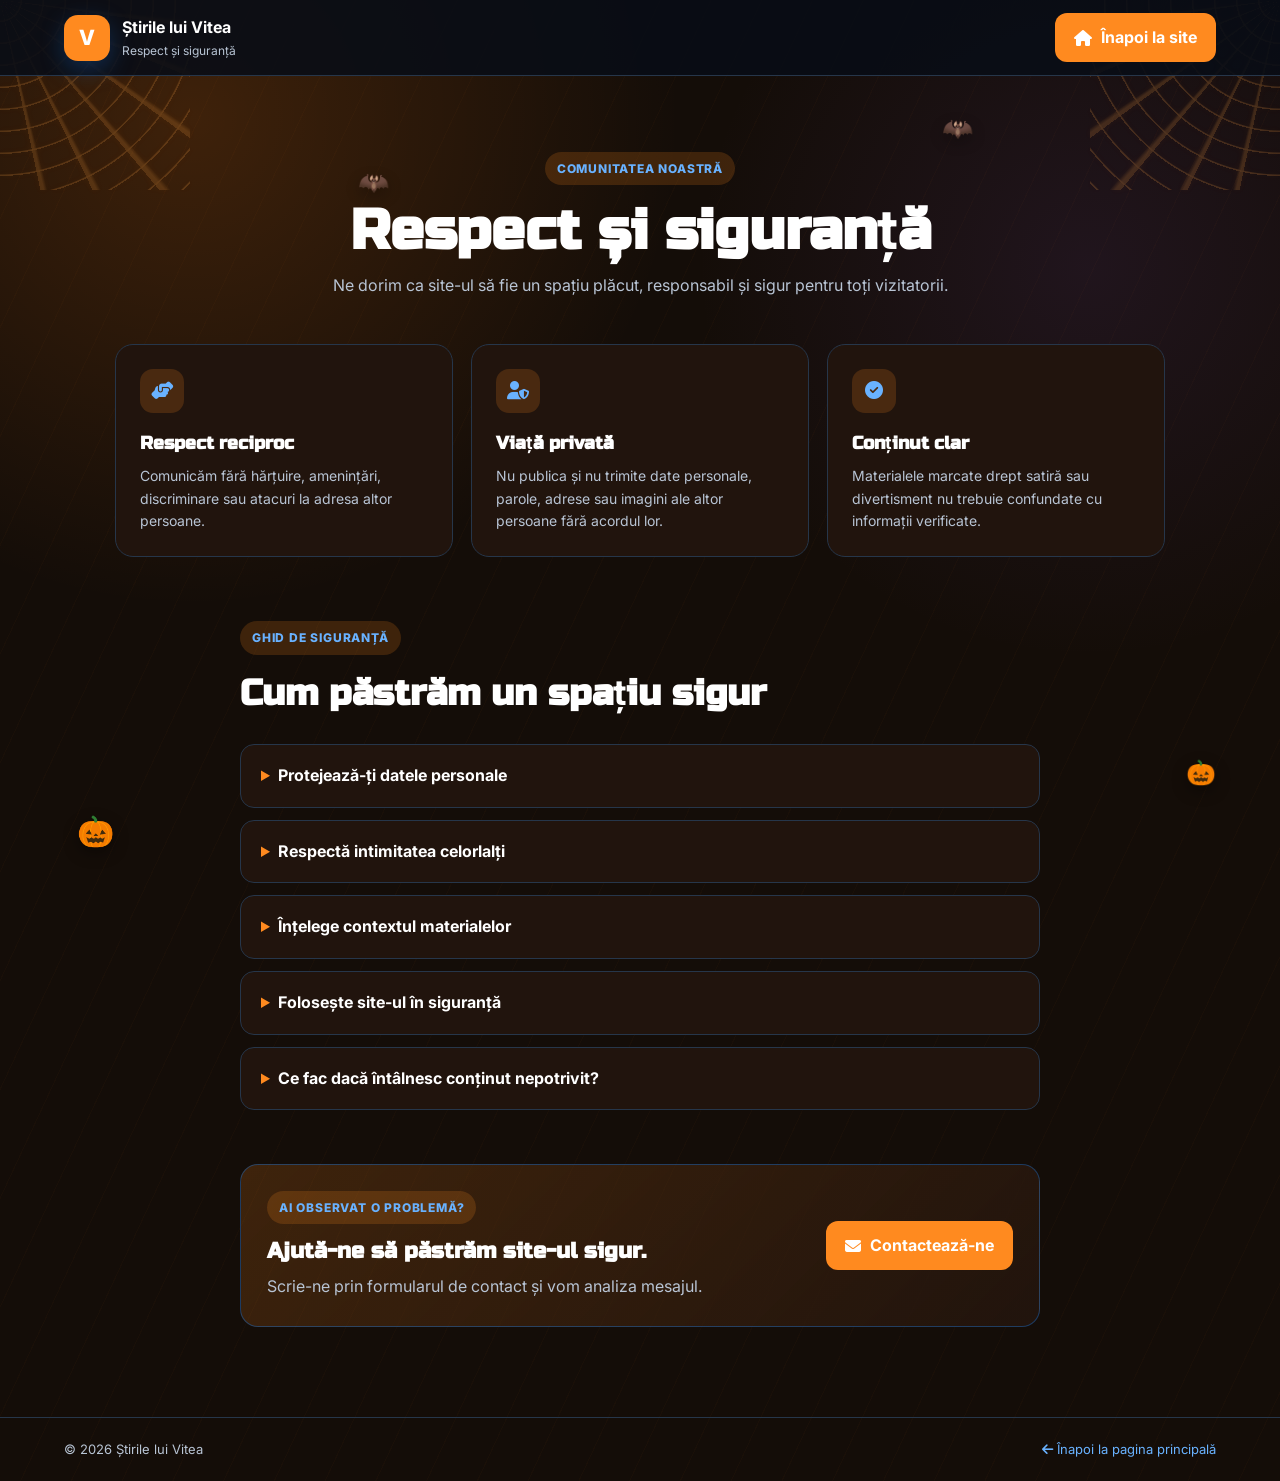
<file: safety.html>
<!DOCTYPE html>
<html>

<head>
    <meta charset="UTF-8">
    <meta name="viewport" content="width=device-width, initial-scale=1.0">
    <meta name="theme-color" content="#1683ff">
    <meta name="description" content="Principiile de respect, confidențialitate și siguranță ale site-ului Știrile lui Vitea.">
    <title>Respect și siguranță | Știrile lui Vitea</title>
    <link rel="icon" type="image/svg+xml" href="favicon.svg">
    <link rel="stylesheet" href="style.css">
    <link rel="stylesheet" href="https://cdnjs.cloudflare.com/ajax/libs/font-awesome/6.7.2/css/all.min.css">
</head>

<body class="halloween-theme">
    <div class="halloween-atmosphere" aria-hidden="true">
        <span class="halloween-spiderweb halloween-spiderweb-left"></span>
        <span class="halloween-spiderweb halloween-spiderweb-right"></span>
        <span class="halloween-pumpkin pumpkin-one">🎃</span>
        <span class="halloween-pumpkin pumpkin-two">🎃</span>
        <span class="halloween-bat bat-one">🦇</span>
        <span class="halloween-bat bat-two">🦇</span>
    </div>
    <header class="site-header help-header">
        <a class="help-brand" href="index.html" aria-label="Știrile lui Vitea - pagina principală">
            <span class="brand-icon">V</span>
            <span>
                <strong>Știrile lui Vitea</strong>
                <small>Respect și siguranță</small>
            </span>
        </a>
        <a class="primary-btn help-home-link" href="index.html">
            <i class="fa-solid fa-house" aria-hidden="true"></i>
            Înapoi la site
        </a>
    </header>

    <main class="help-page">
        <section class="help-hero">
            <span class="section-label">COMUNITATEA NOASTRĂ</span>
            <h1>Respect și siguranță</h1>
            <p>Ne dorim ca site-ul să fie un spațiu plăcut, responsabil și sigur pentru toți vizitatorii.</p>
        </section>

        <section class="help-topics" aria-label="Principiile noastre">
            <article class="help-topic">
                <span class="help-topic-icon"><i class="fa-solid fa-handshake-angle" aria-hidden="true"></i></span>
                <h2>Respect reciproc</h2>
                <p>Comunicăm fără hărțuire, amenințări, discriminare sau atacuri la adresa altor persoane.</p>
            </article>
            <article class="help-topic">
                <span class="help-topic-icon"><i class="fa-solid fa-user-shield" aria-hidden="true"></i></span>
                <h2>Viață privată</h2>
                <p>Nu publica și nu trimite date personale, parole, adrese sau imagini ale altor persoane fără acordul lor.</p>
            </article>
            <article class="help-topic">
                <span class="help-topic-icon"><i class="fa-solid fa-circle-check" aria-hidden="true"></i></span>
                <h2>Conținut clar</h2>
                <p>Materialele marcate drept satiră sau divertisment nu trebuie confundate cu informații verificate.</p>
            </article>
        </section>

        <section class="help-faq" aria-labelledby="safetyGuidelinesTitle">
            <div class="help-section-heading">
                <span class="section-label">GHID DE SIGURANȚĂ</span>
                <h2 id="safetyGuidelinesTitle">Cum păstrăm un spațiu sigur</h2>
            </div>

            <details class="help-answer">
                <summary>Protejează-ți datele personale</summary>
                <p>Nu introduce în formulare parole, date bancare sau alte informații sensibile. Notițele sunt păstrate local în browserul dispozitivului tău; evită să salvezi acolo informații pe care nu dorești să le păstrezi pe acel dispozitiv.</p>
            </details>

            <details class="help-answer">
                <summary>Respectă intimitatea celorlalți</summary>
                <p>Nu distribui informații private, fotografii sau date de identificare despre alte persoane fără permisiunea lor. Dacă observi astfel de informații pe site, anunță-ne prin formularul de contact pentru a le putea verifica.</p>
            </details>

            <details class="help-answer">
                <summary>Înțelege contextul materialelor</summary>
                <p>Unele texte sunt monologuri satirice și sunt etichetate ca atare. Ele nu sunt știri verificate și nu ar trebui folosite ca sursă pentru afirmații despre persoane sau evenimente reale.</p>
            </details>

            <details class="help-answer">
                <summary>Folosește site-ul în siguranță</summary>
                <p>Accesează site-ul printr-un browser actualizat și nu partaja dispozitivele nesupravegheat dacă ai salvat notițe personale. Poți șterge notițele din instrumentul „Notițe”.</p>
            </details>

            <details class="help-answer">
                <summary>Ce fac dacă întâlnesc conținut nepotrivit?</summary>
                <p>Trimite-ne un mesaj prin secțiunea Contact și descrie pagina sau conținutul care te îngrijorează. Nu include în mesaj datele personale ale altor persoane decât dacă este necesar pentru a explica problema.</p>
            </details>
        </section>

        <section class="help-contact">
            <div>
                <span class="section-label">AI OBSERVAT O PROBLEMĂ?</span>
                <h2>Ajută-ne să păstrăm site-ul sigur.</h2>
                <p>Scrie-ne prin formularul de contact și vom analiza mesajul.</p>
            </div>
            <a class="primary-btn" href="index.html#contact">
                <i class="fa-solid fa-envelope" aria-hidden="true"></i>
                Contactează-ne
            </a>
        </section>
    </main>

    <footer class="help-footer">
        <span>© 2026 Știrile lui Vitea</span>
        <a href="index.html"><i class="fa-solid fa-arrow-left" aria-hidden="true"></i> Înapoi la pagina principală</a>
    </footer>
</body>

</html>
</file>
<file: style.css>
@import url('https://fonts.googleapis.com/css2?family=Inter:wght@400;500;600;700;800&family=Russo+One&display=swap');

:root {
    --primary: #1683ff;
    --primary-dark: #0066d6;
    --primary-light: rgba(22, 131, 255, 0.15);

    --background: #080d16;
    --surface: #0e1624;
    --surface-2: #121d2d;

    --text: #ffffff;
    --muted: #b8c4d4;

    --border: #26364a;

    --shadow: 0 15px 45px rgba(0, 0, 0, 0.45);

    --radius: 18px;
    --text-scale: 1;
}

:root[data-theme="light"] {
    --background: #f3f6fb;
    --surface: #ffffff;
    --surface-2: #e8eef6;
    --text: #172336;
    --muted: #4b5b70;
    --border: #b7c4d5;
    --shadow: 0 15px 45px rgba(28, 45, 68, 0.16);
}

:root[data-theme="light"] body {
    background: var(--background);
}

body.high-contrast {
    --text: #ffffff;
    --muted: #ffffff;
    --border: #ffffff;
    --primary: #ffff00;
    --primary-dark: #e6e600;
    --primary-light: rgba(255, 255, 0, 0.25);
}

:root[data-theme="light"] body.high-contrast {
    --background: #000000;
    --surface: #000000;
    --surface-2: #111111;
    --text: #ffffff;
    --muted: #ffffff;
    --border: #ffff00;
    --primary: #ffff00;
    --primary-dark: #e6e600;
    --primary-light: rgba(255, 255, 0, 0.25);
    background: #000000;
}

body.high-contrast :focus-visible {
    outline: 3px solid #ffff00;
    outline-offset: 3px;
}

html.reduce-motion,
html.reduce-motion *,
html.reduce-motion *::before,
html.reduce-motion *::after {
    scroll-behavior: auto !important;
    animation-duration: 0.01ms !important;
    animation-iteration-count: 1 !important;
    transition-duration: 0.01ms !important;
}

* {
    margin: 0;
    padding: 0;
    box-sizing: border-box;
    -webkit-tap-highlight-color: transparent;
}

html {
    scroll-behavior: smooth;
    scroll-padding-top: 90px;
}

body {
    min-height: 100vh;
    background:
        radial-gradient(circle at top right, rgba(22, 131, 255, 0.09), transparent 30%),
        var(--background);
    color: var(--text);
    font-family: "Inter", Arial, sans-serif;
    font-size: calc(16px * var(--text-scale));
    line-height: 1.6;
    overflow-x: hidden;
}

h1,
h2,
h3 {
    font-family: "Russo One", "Inter", sans-serif;
}

button,
input,
textarea {
    font: inherit;
}

button {
    border: 0;
}

body.menu-open {
    overflow: hidden;
}

/* HALLOWEEN EVENT */
body.halloween-theme {
    --background: #140d08;
    --surface: #21140d;
    --surface-2: #302014;
    --primary: #ff8a1f;
    --primary-dark: #d85d00;
    --primary-light: rgba(255, 138, 31, 0.18);
    background:
        radial-gradient(circle at 15% 8%, rgba(255, 126, 20, 0.18), transparent 28%),
        radial-gradient(circle at 85% 18%, rgba(116, 72, 170, 0.13), transparent 24%),
        repeating-linear-gradient(115deg, rgba(255, 122, 0, 0.025) 0 1px, transparent 1px 46px),
        var(--background);
}

.halloween-atmosphere {
    position: fixed;
    inset: 0;
    z-index: 0;
    overflow: hidden;
    pointer-events: none;
}

.halloween-spiderweb {
    position: absolute;
    top: 0;
    width: 190px;
    height: 190px;
    opacity: 0.24;
    background:
        repeating-radial-gradient(circle at 0 0, transparent 0 20px, rgba(255, 164, 68, 0.8) 21px 22px),
        repeating-conic-gradient(from 0deg at 0 0, transparent 0 12deg, rgba(255, 164, 68, 0.7) 13deg 14deg);
    filter: drop-shadow(0 0 3px rgba(255, 120, 0, 0.35));
}

.halloween-spiderweb-left {
    left: 0;
}

.halloween-spiderweb-right {
    right: 0;
    transform: scaleX(-1);
}

.halloween-pumpkin,
.halloween-bat,
.halloween-spider {
    position: absolute;
    user-select: none;
    filter: drop-shadow(0 5px 8px rgba(0, 0, 0, 0.4));
}

.halloween-pumpkin {
    font-size: 30px;
}

.pumpkin-one {
    left: 6%;
    bottom: 5%;
    animation: halloweenFloat 5s ease-in-out infinite;
}

.pumpkin-two {
    right: 5%;
    bottom: 12%;
    font-size: 24px;
    animation: halloweenFloat 6s ease-in-out 1s infinite;
}

.halloween-bat {
    font-size: 25px;
    opacity: 0.8;
}

.bat-one {
    left: 28%;
    top: 18%;
    animation: halloweenBat 8s ease-in-out infinite;
}

.bat-two {
    right: 24%;
    top: 12%;
    animation: halloweenBat 10s ease-in-out 2s infinite reverse;
}

.spider-one {
    left: 52%;
    top: 82px;
    animation: halloweenSpider 4s ease-in-out infinite;
}

body.halloween-owned-background {
    background: radial-gradient(circle at 15% 8%, rgba(255, 126, 20, .22), transparent 30%), radial-gradient(circle at 85% 18%, rgba(116, 72, 170, .16), transparent 26%), #140d08 !important;
}

body.halloween-theme main,
body.halloween-theme .site-header,
body.halloween-theme .site-footer,
body.halloween-theme .help-page {
    position: relative;
    z-index: 1;
}

body.halloween-theme .halloween-inventory-button {
    border-color: rgba(255, 184, 102, 0.65) !important;
    color: #ffc47c !important;
}

.halloween-mobile-tool {
    border: 1px solid rgba(255, 138, 31, 0.28);
    background: rgba(255, 138, 31, 0.07);
}

.halloween-mobile-tool .mobile-tool-icon {
    background: linear-gradient(145deg, #ff9a38, #ce5708) !important;
    color: white !important;
}

.halloween-shop-button {
    background: linear-gradient(145deg, rgba(255, 138, 31, 0.95), rgba(188, 62, 0, 0.95)) !important;
    border-color: #ffad52 !important;
    color: #fff !important;
    animation: halloweenGlow 2.4s ease-in-out infinite;
}

@keyframes halloweenFloat {

    0%,
    100% {
        transform: translateY(0) rotate(-4deg);
    }

    50% {
        transform: translateY(-14px) rotate(4deg);
    }
}

@keyframes halloweenBat {

    0%,
    100% {
        transform: translate(0, 0) rotate(-8deg);
    }

    50% {
        transform: translate(28px, 18px) rotate(8deg);
    }
}

@keyframes halloweenSpider {

    0%,
    100% {
        transform: translateY(0) rotate(-5deg);
    }

    50% {
        transform: translateY(18px) rotate(5deg);
    }
}

@keyframes halloweenGlow {

    0%,
    100% {
        box-shadow: 0 7px 20px rgba(255, 98, 0, 0.22);
    }

    50% {
        box-shadow: 0 7px 25px rgba(255, 166, 65, 0.48);
    }
}

@media (max-width: 700px) {
    .halloween-spiderweb {
        width: 120px;
        height: 120px;
    }

    .halloween-pumpkin {
        font-size: 22px;
    }

    .pumpkin-one {
        left: 3%;
    }
}

@media (prefers-reduced-motion: reduce) {

    .halloween-pumpkin,
    .halloween-bat,
    .halloween-spider,
    .halloween-shop-button {
        animation: none;
    }
}

.halloween-event-dialog {
    width: min(760px, calc(100vw - 28px));
    max-height: min(720px, calc(100vh - 28px));
    margin: auto;
    padding: 0;
    overflow: hidden;
    border: 1px solid rgba(255, 154, 62, 0.55);
    border-radius: 22px;
    background: #1b1110;
    color: var(--text);
    box-shadow: 0 24px 80px rgba(0, 0, 0, 0.65);
}

.halloween-event-dialog::backdrop {
    background: rgba(4, 4, 7, 0.78);
    backdrop-filter: blur(7px);
}

.halloween-event-dialog.is-opening {
    animation: halloweenPanelRiseDesktop 480ms cubic-bezier(.16, .9, .22, 1.08) both;
}

.halloween-event-dialog.is-closing {
    animation: halloweenPanelFallDesktop 260ms ease-in both;
}

@keyframes halloweenPanelRiseDesktop {
    from {
        transform: translateY(34px) scale(.92);
        opacity: 0;
        filter: blur(7px);
    }

    to {
        transform: translateY(0) scale(1);
        opacity: 1;
        filter: blur(0);
    }
}

@keyframes halloweenPanelFallDesktop {
    to {
        transform: translateY(42px) scale(.94);
        opacity: 0;
        filter: blur(5px);
    }
}

.halloween-tab-panel.tab-enter-right {
    animation: halloweenTabEnterRight 320ms cubic-bezier(.2, .75, .25, 1) both;
}

@keyframes halloweenTabEnterRight {
    from {
        transform: translateX(34px) rotate(.35deg);
        opacity: 0;
    }

    to {
        transform: translateX(0) rotate(0);
        opacity: 1;
    }
}

body.is-page-dragging {
    transform: translateX(var(--page-drag-x, 0px));
    opacity: var(--page-drag-opacity, 1);
    transition: none;
    user-select: none;
}

body {
    touch-action: pan-y;
}

body.page-enter {
    animation: pageEnter 330ms cubic-bezier(.2, .75, .25, 1) both;
}

body.page-slide-out {
    animation: pageLeave 220ms ease-in both;
}

@keyframes pageEnter {
    from {
        transform: translateX(18px);
        opacity: .75;
    }

    to {
        transform: translateX(0);
        opacity: 1;
    }
}

@keyframes pageLeave {
    to {
        transform: translateX(-70px);
        opacity: 0;
    }
}

@keyframes halloweenPanelRise {
    from {
        transform: translateY(100%);
        opacity: 0;
    }

    to {
        transform: translateY(0);
        opacity: 1;
    }
}

@keyframes halloweenBackdropIn {
    from {
        opacity: 0;
    }

    to {
        opacity: 1;
    }
}

.halloween-event-header {
    display: flex;
    justify-content: space-between;
    align-items: flex-start;
    gap: 20px;
    padding: 20px 22px 14px;
}

.halloween-event-header h2 {
    font-size: clamp(22px, 4vw, 32px);
    color: #ffad53;
}

.halloween-event-eyebrow {
    color: #cfae92;
    font-size: 11px;
    font-weight: 800;
    letter-spacing: 0.16em;
}

.halloween-event-close {
    width: 38px;
    height: 38px;
    flex: 0 0 38px;
    border-radius: 50%;
    background: rgba(255, 255, 255, 0.08);
    color: white;
    font-size: 25px;
    cursor: pointer;
}

.halloween-candy-counter {
    position: absolute;
    right: 72px;
    top: 22px;
    display: flex;
    align-items: center;
    gap: 7px;
    height: 38px;
    padding: 0 12px;
    border-radius: 12px;
    background: rgba(255, 138, 31, 0.13);
    border: 1px solid rgba(255, 138, 31, 0.35);
    font-size: 13px;
}

.halloween-candy-counter strong {
    color: #ffc16f;
    font-size: 18px;
}

.halloween-candy-icon {
    font-size: 20px;
}

.halloween-event-tabs {
    display: grid;
    grid-template-columns: repeat(4, 1fr);
    gap: 8px;
    padding: 0 22px 14px;
    border-bottom: 1px solid rgba(255, 255, 255, 0.08);
}

.halloween-event-tabs button {
    min-height: 42px;
    border-radius: 11px;
    background: transparent;
    color: #bdaea4;
    cursor: pointer;
}

.halloween-event-tabs button.active {
    background: #ff8a1f;
    color: white;
    box-shadow: 0 7px 18px rgba(255, 98, 0, 0.22);
}

.halloween-event-content {
    max-height: calc(100vh - 190px);
    overflow-y: auto;
    padding: 18px 22px 22px;
}

.halloween-tab-panel {
    display: none;
}

.halloween-tab-panel.active {
    display: block;
}

.halloween-event-banner {
    display: flex;
    align-items: center;
    gap: 18px;
    padding: 22px;
    border-radius: 18px;
    background: linear-gradient(135deg, rgba(255, 138, 31, 0.22), rgba(110, 51, 100, 0.18));
    border: 1px solid rgba(255, 138, 31, 0.22);
}

.halloween-event-banner {
    position: relative;
}

.halloween-event-banner>span {
    font-size: 48px;
}

.halloween-event-countdown {
    margin-left: auto;
    min-width: 175px;
    padding: 10px 12px;
    text-align: center;
    border-radius: 12px;
    background: rgba(255, 138, 31, .12);
    border: 1px solid rgba(255, 177, 92, .28);
}

.halloween-event-countdown strong {
    display: block;
    color: #cdb5a7;
    font-size: 11px;
}

.halloween-event-countdown span {
    color: #ffb45e;
    font-size: 17px;
    font-weight: 800;
    font-variant-numeric: tabular-nums;
}

.halloween-purchase-dialog {
    width: min(430px, calc(100vw - 28px));
    padding: 28px;
    text-align: center;
    border: 1px solid rgba(255, 164, 70, .5);
    border-radius: 20px;
    background: #1b1110;
    color: var(--text);
    box-shadow: 0 24px 80px rgba(0, 0, 0, .65);
}

.halloween-purchase-dialog::backdrop {
    background: rgba(4, 4, 7, .76);
    backdrop-filter: blur(5px);
}

.halloween-purchase-close {
    position: absolute;
    right: 14px;
    top: 14px;
    width: 36px;
    height: 36px;
    border-radius: 50%;
    background: rgba(255, 255, 255, .08);
    color: white;
    font-size: 24px;
    cursor: pointer;
}

.halloween-purchase-icon {
    display: block;
    margin-bottom: 8px;
    font-size: 64px;
}

.halloween-purchase-dialog h2 {
    margin: 4px 0 8px;
    color: #ffb45e;
}

.halloween-purchase-dialog p {
    min-height: 58px;
    color: #c9bdb6;
}

.halloween-purchase-price {
    display: block;
    margin: 12px 0;
    color: #ffc16f;
    font-size: 22px;
}

.halloween-purchase-dialog .primary-btn {
    width: 100%;
}

@media (max-width: 700px) {
    .halloween-event-banner {
        flex-wrap: wrap;
    }

    .halloween-event-countdown {
        width: 100%;
        margin-left: 0;
    }
}

.halloween-event-banner h3 {
    color: #ffb45e;
    font-size: 24px;
}

.halloween-event-banner p {
    color: #c9bdb6;
}

.halloween-progress-card {
    margin-top: 14px;
    padding: 18px;
    border-radius: 16px;
    background: rgba(255, 255, 255, 0.035);
}

.halloween-progress-card>strong {
    float: right;
    color: #ffad53;
}

.halloween-progress-track {
    height: 8px;
    margin-top: 12px;
    clear: both;
    overflow: hidden;
    border-radius: 99px;
    background: rgba(255, 255, 255, 0.09);
}

.halloween-progress-track span {
    display: block;
    width: 0;
    height: 100%;
    border-radius: inherit;
    background: linear-gradient(90deg, #ff7213, #ffc04d);
    transition: width 0.3s ease;
}

.halloween-quest-list {
    display: grid;
    gap: 10px;
}

.halloween-quest {
    display: grid;
    grid-template-columns: 46px 1fr auto;
    align-items: center;
    gap: 12px;
    padding: 12px;
    border-radius: 14px;
    border: 1px solid rgba(255, 255, 255, 0.07);
    background: rgba(255, 255, 255, 0.035);
}

.halloween-quest-icon {
    display: grid;
    place-items: center;
    width: 46px;
    height: 46px;
    border-radius: 12px;
    background: rgba(255, 138, 31, 0.13);
    font-size: 22px;
}

.halloween-quest div {
    display: grid;
}

.halloween-quest small {
    color: #ac9f99;
}

.halloween-quest button,
.halloween-reward button {
    min-width: 82px;
    min-height: 38px;
    padding: 8px 10px;
    border-radius: 10px;
    background: #ff8a1f;
    color: white;
    font-weight: 700;
    cursor: pointer;
}

.halloween-quest button.completed,
.halloween-reward button.owned {
    background: #3c3150;
    cursor: default;
}

.halloween-reward-grid {
    display: grid;
    grid-template-columns: repeat(3, 1fr);
    gap: 12px;
}

.halloween-reward {
    display: grid;
    justify-items: center;
    gap: 7px;
    min-height: 158px;
    padding: 14px;
    text-align: center;
    border-radius: 16px;
    border: 1px solid rgba(255, 138, 31, 0.16);
    background: rgba(255, 255, 255, 0.035);
}

.halloween-reward>span {
    font-size: 44px;
}

.halloween-reward strong {
    min-height: 40px;
    font-size: 14px;
}

.halloween-games-grid {
    display: grid;
    grid-template-columns: repeat(2, minmax(0, 1fr));
    gap: 12px;
}

.halloween-game-card {
    min-width: 0;
    padding: 16px;
    text-align: center;
    border: 1px solid rgba(255, 138, 31, .22);
    border-radius: 16px;
    background: linear-gradient(145deg, rgba(255, 138, 31, .08), rgba(75, 29, 81, .12));
}

.halloween-game-icon {
    display: block;
    font-size: 38px;
}

.halloween-game-card h3 {
    margin: 5px 0;
    color: #ffb45e;
}

.halloween-game-card p,
.halloween-game-card small {
    color: #bfb1aa;
}

.halloween-game-card p {
    min-height: 38px;
}

.halloween-game-input {
    width: min(260px, 90%);
    height: 38px;
    margin: 8px 0;
    padding: 0 10px;
    border: 1px solid rgba(255, 164, 70, .35);
    border-radius: 9px;
    color: white;
    background: rgba(0, 0, 0, .25);
}

.halloween-game-start,
.halloween-game-click {
    min-height: 38px;
    margin: 7px 4px;
    padding: 8px 14px;
    border-radius: 10px;
    background: #e96f14;
    color: white;
    font-weight: 800;
    cursor: pointer;
}

.halloween-game-click {
    width: 100px;
    height: 100px;
    border-radius: 50%;
    font-size: 18px;
    box-shadow: 0 0 0 8px rgba(233, 111, 20, .12), 0 0 28px rgba(233, 111, 20, .35);
}

.halloween-click-progress,
.halloween-puzzle-runes {
    margin: 8px;
    font-size: 26px;
    font-weight: 900;
    color: #ffd19b;
    letter-spacing: .12em;
}

.halloween-maze {
    width: 176px;
    height: 176px;
    margin: 9px auto;
    display: grid;
    grid-template-columns: repeat(9, 1fr);
    border: 2px solid #a855f7;
    border-radius: 8px;
    overflow: hidden;
    outline: none;
}

.halloween-maze-cell {
    display: grid;
    place-items: center;
    background: #211a27;
    font-size: 15px;
}

.halloween-maze-cell.wall {
    background: #09070d;
    box-shadow: inset 0 0 0 1px #4c1d95;
}

.halloween-maze-cell.player::after {
    content: "🧙";
}

.halloween-maze-cell.exit {
    background: #3d311b;
}

.halloween-name-board {
    min-height: 70px;
    margin-top: 8px;
    display: grid;
    place-items: center;
    border: 7px solid #5a341d;
    background: radial-gradient(circle, #24391d, #111b10);
    color: white;
    font-family: Georgia, serif;
    font-size: 22px;
    transform: rotate(-1deg);
}

.halloween-chess-card {
    grid-column: 1 / -1;
}

.halloween-chess {
    width: min(400px, 92vw);
    aspect-ratio: 1;
    margin: 10px auto;
    display: grid;
    grid-template-columns: repeat(8, 1fr);
    border: 5px solid #4d2617;
    box-shadow: 0 12px 35px rgba(0, 0, 0, .45), 0 0 18px rgba(168, 85, 247, .35);
}

.halloween-chess-cell {
    display: grid;
    place-items: center;
    border: 0;
    padding: 0;
    font-size: clamp(22px, 7vw, 38px);
    cursor: pointer;
}

.halloween-chess-cell.light {
    background: #c98549;
}

.halloween-chess-cell.dark {
    background: #3f1d35;
}

.halloween-chess-cell.selected {
    box-shadow: inset 0 0 0 4px #d946ef;
}

.halloween-chess-cell.possible {
    box-shadow: inset 0 0 0 3px #7dd3fc;
}

.halloween-inventory-dialog {
    position: fixed;
    top: 88px;
    right: 74px;
    left: auto;
    bottom: auto;
    width: min(520px, calc(100vw - 100px));
    max-height: calc(100vh - 112px);
    margin: 0;
    padding: 0;
    overflow: hidden;
    border: 1px solid rgba(255, 164, 70, 0.48);
    border-radius: 18px;
    background: rgba(27, 17, 16, 0.98);
    color: var(--text);
    box-shadow: 0 20px 70px rgba(0, 0, 0, 0.58);
}

.halloween-inventory-dialog::backdrop {
    background: rgba(4, 4, 7, 0.48);
    backdrop-filter: blur(3px);
}

.halloween-inventory-header {
    display: flex;
    align-items: center;
    justify-content: space-between;
    gap: 16px;
    padding: 16px 18px 12px;
}

.halloween-inventory-eyebrow {
    color: #d7a66f;
    font-size: 10px;
    font-weight: 800;
    letter-spacing: 0.14em;
}

.halloween-inventory-header h2 {
    color: #ffb45e;
    font-size: 23px;
}

.halloween-inventory-header h2 i {
    margin-right: 7px;
    font-size: 18px;
}

.halloween-inventory-close {
    width: 36px;
    height: 36px;
    border-radius: 50%;
    background: rgba(255, 255, 255, 0.08);
    color: white;
    font-size: 24px;
    cursor: pointer;
}

.halloween-inventory-tabs {
    display: grid;
    grid-template-columns: repeat(4, 1fr);
    gap: 7px;
    padding: 0 18px 13px;
}

.halloween-inventory-tabs button {
    min-height: 58px;
    display: grid;
    place-items: center;
    gap: 1px;
    border-radius: 12px;
    background: rgba(255, 255, 255, 0.045);
    color: #cbbab1;
    cursor: pointer;
}

.halloween-inventory-tabs button i {
    color: #ff9e38;
    font-size: 17px;
}

.halloween-inventory-tabs button span {
    font-size: 12px;
}

.halloween-inventory-tabs button.active {
    background: linear-gradient(145deg, #ff8a1f, #d9650b);
    color: white;
}

.halloween-inventory-tabs button.active i {
    color: white;
}

.halloween-inventory-content {
    max-height: calc(100vh - 220px);
    overflow-y: auto;
    padding: 8px 18px 18px;
}

.halloween-inventory-panel {
    display: none;
}

.halloween-inventory-panel.active {
    display: block;
}

.inventory-empty {
    min-height: 220px;
    display: grid;
    place-items: center;
    align-content: center;
    gap: 8px;
    padding: 25px;
    text-align: center;
    border: 1px dashed rgba(255, 164, 70, 0.22);
    border-radius: 16px;
    background: rgba(255, 255, 255, 0.025);
}

.inventory-empty>span {
    font-size: 52px;
}

.inventory-empty h3 {
    color: #ffb45e;
}

.inventory-empty p {
    max-width: 330px;
    color: #ac9f99;
}

.inventory-item {
    display: grid;
    grid-template-columns: 52px 1fr auto;
    align-items: center;
    gap: 12px;
    margin-bottom: 9px;
    padding: 12px;
    border: 1px solid rgba(255, 164, 70, .18);
    border-radius: 14px;
    background: rgba(255, 255, 255, .035);
}

.inventory-item>span {
    display: grid;
    place-items: center;
    height: 52px;
    border-radius: 12px;
    background: rgba(255, 138, 31, .12);
    font-size: 30px;
}

.inventory-item div {
    display: grid;
}

.inventory-item small {
    color: #ac9f99;
}

.inventory-item button {
    min-height: 36px;
    padding: 7px 10px;
    border-radius: 10px;
    background: #ff8a1f;
    color: white;
    font-weight: 700;
    cursor: pointer;
}

.inventory-item button.active {
    background: #433650;
}

.halloween-purple-buttons #leftControlTools button,
.halloween-purple-buttons .control-tool.left {
    border: 2px solid #a855f7 !important;
    box-shadow: 0 0 14px rgba(168, 85, 247, .58), inset 0 0 10px rgba(168, 85, 247, .16);
}

.magic-balloon-pop {
    position: fixed;
    z-index: 21000;
    left: 50%;
    top: 48%;
    font-size: 110px;
    transform: translate(-50%, -50%);
    animation: magicBalloonPop 1.8s ease-out both;
    pointer-events: none;
}

.magic-balloon-pop span {
    position: absolute;
    left: 50%;
    top: 50%;
    width: 9px;
    height: 9px;
    border-radius: 50%;
    background: #ffb45e;
    animation: balloonParticle .9s ease-out forwards;
}

@keyframes magicBalloonPop {
    0% {
        transform: translate(-50%, -50%) scale(.2) rotate(-12deg);
        opacity: 0;
    }

    35% {
        transform: translate(-50%, -50%) scale(1.3) rotate(8deg);
        opacity: 1;
    }

    55% {
        transform: translate(-50%, -50%) scale(.05);
        opacity: 0;
    }

    100% {
        opacity: 0;
    }
}

body.halloween-happy-pumpkin::after {
    content: "🎃";
    position: fixed;
    z-index: 16000;
    right: 24px;
    bottom: 24px;
    font-size: 72px;
    filter: hue-rotate(-8deg) drop-shadow(0 8px 18px rgba(255, 138, 31, .5));
    animation: happyPumpkinFloat 2.2s ease-in-out infinite alternate;
    pointer-events: none;
}

@keyframes happyPumpkinFloat {
    from {
        transform: translateY(0) rotate(-4deg);
    }

    to {
        transform: translateY(-12px) rotate(4deg);
    }
}

@keyframes balloonParticle {
    to {
        transform: translate(var(--x), var(--y)) rotate(180deg);
        opacity: 0;
    }
}

.halloween-name-picker {
    position: fixed;
    z-index: 20500;
    right: 20px;
    bottom: 20px;
    width: min(340px, calc(100vw - 40px));
    display: none;
    gap: 12px;
    padding: 16px;
    border: 1px solid rgba(168, 85, 247, .65);
    border-radius: 16px;
    background: rgba(24, 16, 31, .98);
    box-shadow: 0 16px 50px rgba(0, 0, 0, .55);
}

.halloween-name-picker.is-visible {
    display: grid;
}

.halloween-name-picker>div {
    display: grid;
    grid-template-columns: repeat(2, 1fr);
    gap: 8px;
}

.halloween-name-picker button {
    padding: 9px;
    border-radius: 10px;
    background: #7c3aed;
    color: white;
    font-weight: 700;
    cursor: pointer;
}

.hanganu-name-animation {
    position: fixed;
    z-index: 21000;
    inset: 0;
    display: grid;
    place-content: center;
    text-align: center;
    color: white;
    text-shadow: 0 0 25px #a855f7;
    background: rgba(9, 5, 16, .72);
    animation: hanganuFade 2.8s both;
    pointer-events: none;
}

.hanganu-name-animation span {
    font-size: clamp(28px, 7vw, 70px);
    letter-spacing: .08em;
}

.hanganu-name-animation strong {
    font-size: clamp(42px, 12vw, 120px);
    color: #d8b4fe;
    animation: hanganuName 1.1s both;
}

@keyframes hanganuFade {

    0%,
    75% {
        opacity: 1;
    }

    100% {
        opacity: 0;
    }
}

@keyframes hanganuName {
    from {
        transform: scale(.15) rotate(-10deg);
        opacity: 0;
    }

    to {
        transform: scale(1) rotate(2deg);
        opacity: 1;
    }
}

.halloween-screamer {
    position: fixed;
    inset: 0;
    z-index: 20000;
    display: grid;
    place-items: center;
    visibility: hidden;
    opacity: 0;
    pointer-events: none;
    overflow: hidden;
    background: #090000;
}

.halloween-screamer.is-visible {
    visibility: visible;
    opacity: 1;
    animation: screamerFlash 0.85s linear both;
}

.halloween-screamer-flash {
    position: absolute;
    inset: -20%;
    background: radial-gradient(circle, #fff 0 5%, #ff2a00 17%, #260000 46%, #000 75%);
    animation: screamerPulse 0.1s linear 4 alternate;
}

.halloween-monster {
    position: relative;
    font-size: clamp(280px, 70vw, 720px);
    line-height: 1;
    filter: drop-shadow(0 0 24px #fff) drop-shadow(0 0 80px #f00) contrast(1.6);
    animation: monsterRush 0.75s cubic-bezier(.1, .8, .2, 1) both;
}

@keyframes monsterRush {
    0% {
        transform: scale(.05) rotate(-15deg);
    }

    70% {
        transform: scale(1.15) rotate(5deg);
    }

    100% {
        transform: scale(1) rotate(0);
    }
}

@keyframes screamerPulse {
    from {
        opacity: .2;
    }

    to {
        opacity: 1;
    }
}

@keyframes screamerFlash {
    0% {
        filter: invert(0);
    }

    20% {
        filter: invert(1);
    }

    42% {
        filter: invert(0);
    }

    60% {
        filter: invert(1);
    }

    100% {
        filter: none;
    }
}

.halloween-pumpkin-head {
    position: fixed;
    inset: 0;
    z-index: 19900;
    display: none;
    overflow: hidden;
    background: linear-gradient(90deg, #ef7910 0 49.2%, #c84d00 49.2% 50.8%, #ef7910 50.8%);
}

.halloween-pumpkin-head.is-visible {
    display: block;
}

.halloween-pumpkin-head::before {
    content: "";
    position: absolute;
    inset: 7% 3%;
    border-radius: 48% 48% 42% 42%;
    background: repeating-linear-gradient(90deg, rgba(255, 194, 73, .15) 0 11%, rgba(117, 46, 0, .14) 11% 13%, rgba(255, 154, 34, .25) 13% 24%);
    border: 4px solid rgba(120, 49, 0, .45);
    box-shadow: inset 0 0 80px rgba(86, 27, 0, .5);
}

.pumpkin-eye {
    position: absolute;
    top: 27%;
    z-index: 2;
    width: 13vw;
    height: 9vw;
    min-width: 90px;
    min-height: 58px;
    max-width: 210px;
    max-height: 130px;
    background: #090300;
    clip-path: polygon(0 100%, 50% 0, 100% 100%);
    filter: drop-shadow(0 0 18px #ffd66a);
}

.pumpkin-eye-left {
    left: 24%;
    transform: rotate(-7deg);
}

.pumpkin-eye-right {
    right: 24%;
    transform: rotate(7deg) scaleX(-1);
}

.pumpkin-remove-button {
    position: fixed;
    right: 18px;
    top: 18px;
    z-index: 3;
    min-height: 44px;
    padding: 10px 14px;
    border-radius: 12px;
    border: 1px solid rgba(255, 255, 255, .3);
    background: rgba(35, 12, 2, .88);
    color: white;
    font-weight: 800;
    cursor: pointer;
    box-shadow: 0 8px 30px rgba(0, 0, 0, .35);
}

@media (max-width: 700px) {
    .halloween-event-dialog {
        width: 100vw;
        max-width: 100vw;
        height: min(88vh, 720px);
        max-height: 88vh;
        margin: auto 0 0;
        border-width: 1px 0 0;
        border-radius: 22px 22px 0 0;
        animation: halloweenPanelRise 280ms cubic-bezier(.2, .75, .25, 1);
    }

    .halloween-event-dialog[open]::backdrop {
        animation: halloweenBackdropIn 180ms ease-out;
    }

    .halloween-event-close {
        border-radius: 8px;
        background: #d92d2d;
        border: 1px solid rgba(255, 255, 255, .35);
        color: #fff;
        box-shadow: 0 4px 12px rgba(217, 45, 45, .35);
    }

    .halloween-reward-grid {
        grid-template-columns: repeat(2, minmax(0, 1fr));
        gap: 8px;
    }

    .halloween-reward {
        min-height: 150px;
        padding: 10px 8px;
    }

    .halloween-inventory-dialog {
        top: 72px;
        right: 12px;
        width: calc(100vw - 24px);
        max-height: calc(100vh - 84px);
    }

    .halloween-inventory-tabs button span {
        font-size: 11px;
    }
}

@media (max-width: 700px) {
    .halloween-event-header {
        padding-right: 62px;
    }

    .halloween-event-header {
        padding-right: 62px;
    }

    .halloween-candy-counter {
        right: 60px;
        top: 62px;
    }

    .halloween-event-tabs {
        margin-top: 38px;
        padding-left: 12px;
        padding-right: 12px;
    }

    .halloween-event-tabs button {
        font-size: 12px;
    }

    .halloween-event-content {
        padding: 14px 12px 18px;
    }

    .halloween-quest {
        grid-template-columns: 40px 1fr;
    }

    .halloween-quest button {
        grid-column: 1 / -1;
        width: 100%;
    }

    .halloween-reward-grid {
        grid-template-columns: repeat(2, 1fr);
    }
}

/* LOADER */

.loader {
    position: fixed;
    inset: 0;
    z-index: 15000;

    display: grid;
    place-items: center;

    background: #080d16;

    opacity: 1;
    visibility: visible;

    transition:
        opacity 0.4s ease,
        visibility 0.4s ease;
}

.loader.hidden {
    opacity: 0;
    visibility: hidden;
    pointer-events: none;
}

.loader-box {
    width: min(420px, 90%);
    padding: 35px;

    text-align: center;

    background: #0e1624;
    border: 1px solid var(--border);
    border-radius: 28px;

    box-shadow: var(--shadow);
}

.loader-logo {
    width: 76px;
    height: 76px;

    margin: 0 auto 20px;

    display: grid;
    place-items: center;

    border-radius: 23px;

    background: var(--primary);
    color: white;

    font-size: 32px;
    font-weight: 800;

    box-shadow: 0 10px 30px rgba(22, 131, 255, 0.3);
}

.loader-box h2 {
    margin-bottom: 5px;
}

.loader-text {
    margin-bottom: 20px;
    color: var(--muted);
}

.loader-bar {
    width: 100%;
    height: 10px;

    overflow: hidden;

    background: #1c2a3d;
    border-radius: 20px;
}

.loader-bar span {
    display: block;

    width: 0;
    height: 100%;

    background: var(--primary);
    border-radius: inherit;

    transition: width 0.1s linear;
}

.skip-btn {
    margin-top: 20px;

    padding: 11px 22px;

    border-radius: 12px;

    background: var(--primary);
    color: white;

    font-weight: 700;
    cursor: pointer;

    transition: 0.2s;
}

.skip-btn:hover {
    transform: translateY(-2px);
    background: var(--primary-dark);
}

/* HEADER */

.site-header {
    position: sticky;
    top: 0;
    z-index: 1000;

    min-height: 76px;
    padding: 12px 5%;

    display: flex;
    align-items: center;
    justify-content: space-between;
    gap: 30px;

    background: rgba(8, 13, 22, 0.88);
    border-bottom: 1px solid var(--border);

    backdrop-filter: blur(18px);
}

.site-header,
.bottom-navigation {
    transition: transform 0.32s ease, opacity 0.24s ease, visibility 0s;
}

body.modal-chrome-hidden .site-header,
body.modal-chrome-hidden .bottom-navigation,
body.mobile-menu-chrome-hidden .site-header,
body.mobile-menu-chrome-hidden .bottom-navigation {
    visibility: hidden;
    opacity: 0;
    pointer-events: none;
}

body.modal-chrome-hidden .site-header,
body.mobile-menu-chrome-hidden .site-header {
    transform: translateY(-100%);
    opacity: 0;
    pointer-events: none;
}

body.modal-chrome-hidden .bottom-navigation,
body.mobile-menu-chrome-hidden .bottom-navigation,
body.scroll-chrome-hidden .bottom-navigation {
    transform: translateY(100%);
    opacity: 0;
    pointer-events: none;
}

body.modal-chrome-hidden .site-header,
body.modal-chrome-hidden .bottom-navigation,
body.mobile-menu-chrome-hidden .site-header,
body.mobile-menu-chrome-hidden .bottom-navigation,
body.scroll-chrome-hidden .site-header,
body.scroll-chrome-hidden .bottom-navigation {
    transition: transform 0.32s ease, opacity 0.24s ease, visibility 0s linear 0.24s;
}

@media (max-width: 700px) {
    body.scroll-chrome-hidden .site-header {
        transform: translateY(-100%);
        opacity: 0;
        pointer-events: none;
    }
}

.mobile-header-controls {
    display: none;
}

.mobile-header-action {
    width: 34px;
    height: 34px;
    display: grid;
    place-items: center;
    flex: 0 0 34px;
    border: 1px solid var(--border);
    border-radius: 10px;
    background: var(--surface);
    color: var(--muted);
    cursor: pointer;
    transition: background 0.2s ease, color 0.2s ease, border-color 0.2s ease;
}

.mobile-header-action:hover,
.mobile-header-action.is-active {
    border-color: var(--primary);
    background: var(--primary-light);
    color: white;
}

.mobile-header-action i {
    font-size: 14px;
}

.brand-area {
    display: flex;
    align-items: center;
    gap: 14px;
}

.brand {
    display: flex;
    align-items: center;
    gap: 12px;
}

.brand-icon {
    width: 46px;
    height: 46px;

    display: grid;
    place-items: center;

    border-radius: 14px;

    background: var(--primary);
    color: white;

    font-weight: 800;
    font-size: 21px;

    box-shadow: 0 8px 25px rgba(22, 131, 255, 0.25);
}

.brand h1 {
    font-size: 18px;
    line-height: 1.2;
}

.brand p {
    color: var(--muted);
    font-size: 11px;
}

/* DESKTOP NAV */

@media (min-width: 701px) {
    .site-header {
        backdrop-filter: none;
    }

    .site-header .desktop-navigation {
        position: fixed;
        left: 16px;
        top: clamp(112px, 42vh, calc(100vh - 112px));
        z-index: 950;
        width: 72px;
        max-height: calc(100vh - 24px);
        padding: 8px;
        display: flex;
        flex-direction: column;
        gap: clamp(5px, 1vh, 7px);
        transform: translateY(-50%);
        border: 1px solid var(--border);
        border-radius: 18px;
        background: rgba(14, 22, 36, 0.94);
        box-shadow: var(--shadow);
        backdrop-filter: blur(16px);
        pointer-events: auto;
    }

    :root[data-theme="light"] .site-header .desktop-navigation {
        background: rgba(255, 255, 255, 0.94);
    }

    .site-header .desktop-navigation button,
    .site-header .desktop-navigation a {
        position: relative;
        width: 52px;
        height: 52px;
        padding: 0;
        display: grid;
        place-items: center;
        border-radius: 12px;
    }

    .site-header .desktop-navigation button>span,
    .site-header .desktop-navigation a>span {
        display: none;
    }

    .site-header .desktop-navigation button i,
    .site-header .desktop-navigation a i {
        width: auto;
        font-size: 18px;
    }

    .site-header .desktop-navigation button::after,
    .site-header .desktop-navigation a::after {
        content: attr(data-tooltip);
        position: absolute;
        left: calc(100% + 12px);
        top: 50%;
        padding: 7px 11px;
        border: 1px solid var(--border);
        border-radius: 8px;
        background: var(--surface);
        color: var(--text);
        font-size: 13px;
        font-weight: 600;
        line-height: 1.2;
        white-space: nowrap;
        box-shadow: 0 8px 24px rgba(0, 0, 0, 0.28);
        opacity: 0;
        visibility: hidden;
        pointer-events: none;
        transform: translate(5px, -50%);
        transition: opacity 0.16s ease, transform 0.16s ease, visibility 0.16s;
    }

    .site-header .desktop-navigation button:hover::after,
    .site-header .desktop-navigation button:focus-visible::after,
    .site-header .desktop-navigation a:hover::after,
    .site-header .desktop-navigation a:focus-visible::after {
        opacity: 1;
        visibility: visible;
        transform: translate(0, -50%);
    }

    .site-header .desktop-navigation button:hover i,
    .site-header .desktop-navigation a:hover i {
        transform: scale(1.08);
        color: white;
    }

    .site-header .desktop-navigation button i,
    .site-header .desktop-navigation a i {
        transition: transform 0.16s ease, color 0.16s ease;
    }
}

@media (min-width: 701px) and (max-height: 520px) {
    .site-header .desktop-navigation {
        gap: 4px;
        padding: 6px;
    }

    .site-header .desktop-navigation button,
    .site-header .desktop-navigation a {
        width: 40px;
        height: 40px;
        flex: 0 0 40px;
    }
}

.desktop-navigation {
    display: flex;
    align-items: center;
    gap: 5px;
}

.desktop-navigation button {
    padding: 10px 14px;

    border-radius: 11px;

    background: transparent;
    color: var(--muted);

    cursor: pointer;

    transition: 0.2s;
}

.desktop-navigation a {
    display: flex;
    align-items: center;
    gap: 8px;
    padding: 10px 14px;
    border-radius: 11px;
    background: transparent;
    color: var(--muted);
    text-decoration: none;
    transition: 0.2s;
}

.desktop-navigation .more-menu-icon,
.bottom-navigation .more-menu-icon {
    box-sizing: border-box;
    display: inline-grid;
    width: 22px;
    height: 22px;
    flex: 0 0 22px;
    place-items: center;
    border: 1.5px solid currentColor;
    border-radius: 50%;
    font-size: 11px;
    line-height: 1;
}

.desktop-navigation a:hover {
    background: var(--primary-light);
    color: white;
}

.desktop-navigation button:hover {
    background: var(--primary-light);
    color: white;
}

.desktop-navigation button.active,
.desktop-navigation button.current,
.desktop-navigation a.active,
.desktop-navigation a.current {
    background: var(--primary);
    color: white;
    box-shadow: 0 4px 12px var(--primary-light);
}

.desktop-navigation button.active i,
.desktop-navigation button.current i,
.desktop-navigation a.active i,
.desktop-navigation a.current i {
    color: inherit;
}

.desktop-navigation button.current:disabled,
.bottom-navigation button.current:disabled {
    cursor: default;
    pointer-events: none;
}

/* HAMBURGER */

.hamburger {
    position: relative;
    display: none;

    width: 44px;
    height: 44px;

    border: 1px solid var(--border);
    border-radius: 12px;

    background: var(--surface);
    cursor: pointer;
}

.update-unread-dot {
    position: absolute;
    top: 5px;
    right: 5px;
    width: 8px;
    height: 8px;
    display: none;
    border: 2px solid var(--surface);
    border-radius: 50%;
    background: #ff4d5e;
    box-shadow: 0 0 0 2px rgba(255, 77, 94, 0.18);
}

.hamburger.has-unread-updates .update-unread-dot {
    display: block;
    animation: unread-pulse 1.8s ease-in-out infinite;
}

.update-unread-mark {
    position: absolute;
    top: -5px;
    right: -5px;
    width: 17px;
    height: 17px;
    display: none;
    place-items: center;
    border: 2px solid var(--surface);
    border-radius: 50%;
    background: #ff4d5e;
    color: #fff;
    font-size: 10px;
    font-weight: 800;
    line-height: 1;
}

.has-unread-updates .update-unread-mark {
    display: grid;
    animation: unread-pulse 1.8s ease-in-out infinite;
}

.has-update-indicator,
.mobile-tool-icon {
    position: relative;
}

@keyframes unread-pulse {

    0%,
    100% {
        box-shadow: 0 0 0 2px rgba(255, 77, 94, 0.16);
    }

    50% {
        box-shadow: 0 0 0 5px rgba(255, 77, 94, 0.05);
    }
}

.hamburger .hamburger-line {
    display: block;

    width: 21px;
    height: 2px;

    margin: 5px auto;

    background: white;
    border-radius: 10px;

    transition: 0.25s;
}

.hamburger .update-unread-dot {
    position: absolute;
    top: 5px;
    right: 5px;
    width: 8px;
    height: 8px;
    margin: 0;
    border: 2px solid var(--surface);
    border-radius: 50%;
    background: #ff4d5e;
}

/* SIDE MENU */

.side-menu {
    position: fixed;
    top: 0;
    left: 0;

    width: min(340px, 88vw);
    height: 100vh;

    padding: 20px;

    overflow-y: auto;

    background: #0a111d;
    border-right: 1px solid var(--border);

    transform: translateX(-105%);

    transition: transform 0.35s ease;

    z-index: 5000;
    touch-action: pan-y;
}

.side-menu.open {
    transform: translateX(0);
}

.side-menu.is-dragging {
    transition: none;
}

.side-menu-header {
    display: flex;
    align-items: center;
    justify-content: space-between;

    margin-bottom: 20px;
}

.side-title {
    display: flex;
    align-items: center;
    gap: 10px;
}

.side-title .brand-icon {
    width: 42px;
    height: 42px;
}

.side-title strong {
    display: block;
    font-size: 14px;
}

.side-title small {
    color: var(--muted);
    font-size: 11px;
}

.side-title .menu-close-hint {
    display: block;
    max-width: 220px;
    margin-top: 3px;
    font-size: 10px;
    line-height: 1.4;
}

.side-navigation {
    display: flex;
    flex-direction: column;
    gap: 7px;
}

.side-navigation button {
    width: 100%;

    display: flex;
    align-items: center;
    gap: 12px;

    padding: 13px;

    border: 1px solid var(--border);
    border-radius: 13px;

    background: var(--surface);
    color: white;

    text-align: left;
    cursor: pointer;

    transition: 0.2s;
}

.side-navigation button:hover {
    background: var(--primary-light);
    border-color: var(--primary);
    transform: translateX(4px);
}

.side-navigation button span {
    width: 30px;
    text-align: center;
}

/* MOBILE TOOLS */

.mobile-tools {
    display: none;
}

.mobile-tools-title {
    margin: 22px 4px 8px;

    color: var(--primary);

    font-size: 12px;
    font-weight: 800;

    letter-spacing: 1px;
    text-transform: uppercase;
}

.mobile-tool {
    width: 100%;

    display: flex;
    align-items: center;
    gap: 13px;

    margin-top: 8px;
    padding: 13px;

    border: 1px solid var(--border);
    border-radius: 14px;

    background: var(--surface-2);
    color: var(--text);

    text-align: left;
    cursor: pointer;

    transition: 0.2s;
}

.mobile-tool:hover {
    transform: translateX(4px);
    background: var(--primary-light);
    border-color: var(--primary);
}

.mobile-tool>span {
    width: 38px;
    height: 38px;

    flex-shrink: 0;

    display: grid;
    place-items: center;

    border-radius: 11px;
    background: var(--primary-light);

    font-size: 19px;
}

.mobile-tool div {
    display: flex;
    flex-direction: column;
    gap: 1px;
}

.mobile-tool strong {
    color: var(--text);
    font-size: 14px;
}

.mobile-tool small {
    color: var(--muted);
    font-size: 11px;
}

.menu-overlay {
    position: fixed;
    inset: 0;

    z-index: 4000;

    background: rgba(0, 0, 0, 0.65);

    opacity: 0;
    visibility: hidden;

    transition: 0.3s;
}

.menu-overlay.show {
    opacity: 1;
    visibility: visible;
}

/* SIDE CONTROLS */

.top-left-controls,
.top-right-controls {
    position: fixed;

    top: 50%;
    transform: translateY(-50%);

    z-index: 800;

    display: flex;
    flex-direction: row;
    align-items: center;
    gap: 9px;
}

.control-tools {
    display: flex;
    flex-direction: column;
    gap: 9px;
    max-width: 44px;
    overflow: hidden;
    opacity: 1;
    transform: translateX(0);
    transition: max-width 0.32s ease, opacity 0.22s ease, transform 0.32s ease;
}

.top-left-controls.is-collapsed,
.top-right-controls.is-collapsed {
    gap: 0;
}

.top-left-controls.is-collapsed .control-tools,
.top-right-controls.is-collapsed .control-tools {
    max-width: 0;
    opacity: 0;
    pointer-events: none;
    transform: translateX(-12px);
}

.top-right-controls.is-collapsed .control-tools {
    transform: translateX(12px);
}

.top-left-controls {
    left: 15px;
}

.top-right-controls {
    right: 15px;
}

body.modal-controls-hidden .top-left-controls,
body.modal-controls-hidden .top-right-controls,
body.mobile-menu-chrome-hidden .top-left-controls,
body.mobile-menu-chrome-hidden .top-right-controls {
    visibility: hidden;
    opacity: 0;
    pointer-events: none;
    transition: opacity 0.24s ease, visibility 0.24s ease, transform 0.24s ease;
}

body.modal-controls-hidden .top-left-controls {
    transform: translate(-14px, -50%);
}

body.mobile-menu-chrome-hidden .top-left-controls {
    transform: translate(-14px, -50%);
}

body.modal-controls-hidden .top-right-controls,
body.mobile-menu-chrome-hidden .top-right-controls {
    transform: translate(14px, -50%);
}

.top-left-controls,
.top-right-controls {
    transition: opacity 0.24s ease, visibility 0.24s ease, transform 0.24s ease;
}

.top-left-controls button,
.top-right-controls button {
    width: 44px;
    height: 44px;
    flex: 0 0 44px;

    display: grid;
    place-items: center;

    border: 1px solid var(--border);
    border-radius: 13px;

    background: rgba(14, 22, 36, 0.95);
    color: white;

    cursor: pointer;

    box-shadow: 0 7px 20px rgba(0, 0, 0, 0.25);

    transition: 0.2s;
}

.top-left-controls button:hover,
.top-right-controls button:hover {
    background: var(--primary);
    border-color: var(--primary);
    transform: scale(1.08);
}

.control-toggle {
    position: relative;
    z-index: 1;
}

.control-toggle i {
    font-size: 15px;
    transition: transform 0.2s ease;
}

@media (min-width: 701px) {
    .top-right-controls {
        top: 50%;
        max-height: calc(100vh - 24px);
    }

    .top-right-controls .control-tools {
        width: 44px;
        max-width: 44px;
        display: flex;
        flex-direction: column;
        gap: 6px;
        overflow: visible;
    }

    .top-right-controls.is-collapsed .control-tools {
        width: 0;
        max-width: 0;
        overflow: hidden;
    }
}

@media (min-width: 701px) and (max-height: 520px) {
    .top-right-controls {
        top: 50%;
    }

    .top-right-controls .control-tools {
        gap: 4px;
    }

    .top-right-controls button {
        width: 40px;
        height: 40px;
        flex-basis: 40px;
    }
}

@media (min-width: 701px) and (max-height: 420px) {
    .top-right-controls .control-tools {
        gap: 3px;
    }

    .top-right-controls button {
        width: 34px;
        height: 34px;
        flex-basis: 34px;
        border-radius: 10px;
    }
}

@media (prefers-reduced-motion: reduce) {

    .control-tools,
    .control-toggle i,
    .top-left-controls,
    .top-right-controls,
    body.modal-controls-hidden .top-left-controls,
    body.modal-controls-hidden .top-right-controls,
    body.mobile-menu-chrome-hidden .top-left-controls,
    body.mobile-menu-chrome-hidden .top-right-controls {
        transition: none;
    }

    .site-header,
    .bottom-navigation {
        transition: opacity 0.12s linear, visibility 0s;
    }

    body.modal-chrome-hidden .site-header,
    body.modal-chrome-hidden .bottom-navigation,
    body.mobile-menu-chrome-hidden .site-header,
    body.mobile-menu-chrome-hidden .bottom-navigation,
    body.scroll-chrome-hidden .site-header,
    body.scroll-chrome-hidden .bottom-navigation {
        transform: none;
    }

    body.modal-chrome-hidden .site-header,
    body.modal-chrome-hidden .bottom-navigation,
    body.mobile-menu-chrome-hidden .site-header,
    body.mobile-menu-chrome-hidden .bottom-navigation,
    body.scroll-chrome-hidden .site-header,
    body.scroll-chrome-hidden .bottom-navigation {
        transition: opacity 0.12s linear, visibility 0s linear 0.12s;
    }

    .has-unread-updates .update-unread-mark,
    .hamburger.has-unread-updates .update-unread-dot {
        animation: none;
    }
}

/* MAIN */

main {
    width: 100%;
}

.section,
.hero-section {
    width: min(1180px, 90%);
    margin: 0 auto;
}

.section {
    padding: 100px 0;
}

.hero-section {
    min-height: calc(100vh - 76px);

    display: grid;
    grid-template-columns: 1.2fr 0.8fr;

    align-items: center;
    gap: 60px;
}

.hero-content {
    max-width: 720px;
}

.badge,
.section-label {
    display: inline-block;

    padding: 7px 12px;

    border-radius: 30px;

    background: var(--primary-light);
    color: #69b2ff;

    font-size: 12px;
    font-weight: 800;
    letter-spacing: 0.8px;
}

.hero-content h2.hero-title {
    margin: 18px 0;

    font-size: clamp(42px, 7vw, 76px);
    line-height: 1.02;
    letter-spacing: -3px;
    animation: hero-title-enter 800ms cubic-bezier(0.2, 0.75, 0.25, 1) both;
}

.hero-content h2.hero-title span {
    color: var(--primary);
}

.hero-title-words,
.sway-title-text {
    display: inline-block;
    animation: hero-words-sway 3s ease-in-out infinite;
    transform-origin: center;
}

.hero-title-words {
    color: var(--text);
}

.hero-content h2.hero-title .hero-title-words span {
    color: var(--primary);
}

.hero-news-icon,
.spin-title-icon {
    display: inline-block;
    margin-left: 0.12em;
    font-size: 0.52em;
    vertical-align: 0.12em;
    animation: hero-news-spin 5s linear infinite;
}

.animated-section-title {
    display: flex;
    align-items: center;
    flex-wrap: wrap;
    gap: 0.3em;
}

.animated-section-title .spin-title-icon {
    margin-left: 0;
    font-size: 0.55em;
}

.loader-title {
    justify-content: center;
}

.loader-title .spin-title-icon {
    font-size: 0.6em;
}

.footer-brand h3 .sway-title-text {
    animation-duration: 3.5s;
}

.footer-logo .spin-title-icon {
    margin: 0;
    font-size: 1em;
}

.modern-footer a .spin-title-icon {
    margin: 0;
    font-size: 1em;
}

.modern-footer a .sway-title-text {
    animation-duration: 3.5s;
}

.modern-footer i {
    display: inline-block;
    animation: none;
}

@keyframes hero-title-enter {
    from {
        opacity: 0;
        transform: translateY(22px) scale(0.96);
    }

    to {
        opacity: 1;
        transform: translateY(0) scale(1);
    }
}

@keyframes hero-news-spin {
    to {
        transform: rotate(360deg);
    }
}

@keyframes hero-words-sway {

    0%,
    100% {
        transform: rotate(-2deg) translateY(0);
    }

    50% {
        transform: rotate(2deg) translateY(-3px);
    }
}

@media (prefers-reduced-motion: reduce) {

    .hero-content h2.hero-title,
    .hero-title-words,
    .sway-title-text,
    .hero-news-icon,
    .spin-title-icon,
    .modern-footer i {
        animation: none;
    }
}

.hero-content>p {
    max-width: 650px;

    color: var(--muted);
    font-size: 18px;
    line-height: 1.7;
}

.hero-buttons {
    display: flex;
    flex-wrap: wrap;
    gap: 12px;

    margin-top: 30px;
}

.primary-btn,
.secondary-btn {
    padding: 12px 19px;

    border-radius: 12px;

    font-weight: 700;
    cursor: pointer;

    transition: 0.2s;
}

.primary-btn {
    background: var(--primary);
    color: white;
}

.primary-btn:hover {
    background: var(--primary-dark);
    transform: translateY(-2px);
}

.secondary-btn {
    background: var(--surface-2);
    color: white;
    border: 1px solid var(--border);
}

.secondary-btn:hover {
    border-color: var(--primary);
    background: var(--primary-light);
}

.hero-card {
    padding: 0;
    overflow: hidden;

    border: 1px solid var(--border);
    border-radius: 25px;

    background:
        linear-gradient(145deg,
            rgba(22, 131, 255, 0.14),
            rgba(14, 22, 36, 0.9));

    box-shadow: var(--shadow);
    transition: border-color 280ms ease, box-shadow 280ms ease, transform 280ms ease;
}

.hero-card:hover,
.hero-card:focus-within {
    border-color: var(--primary);
    box-shadow:
        0 0 0 1px var(--primary),
        0 0 22px var(--primary-light),
        var(--shadow);
    transform: translateY(-3px);
}

.hero-card:active {
    border-color: var(--primary);
    box-shadow: 0 0 0 2px var(--primary), 0 0 26px var(--primary-light);
    transform: scale(0.985);
}

@media (prefers-reduced-motion: reduce) {
    .hero-card {
        transition: none;
    }

    .hero-card:active {
        transform: none;
    }
}

.hero-card-image {
    display: block;
    width: 100%;
    height: clamp(210px, 28vw, 300px);
    object-fit: cover;
    object-position: center 38%;
}

.hero-card-content {
    padding: 22px 26px 26px;
}

.hero-card span {
    color: var(--primary);
    font-size: 12px;
    font-weight: 800;
}

.hero-card h3 {
    margin: 3px 0;
}

.hero-card p {
    color: var(--muted);
    font-size: 13px;
}

/* SECTION HEADING */

.section-heading {
    margin-bottom: 40px;
}

.section-heading h2 {
    margin: 10px 0;

    font-size: clamp(30px, 5vw, 46px);
    line-height: 1.1;
}

.section-heading p {
    color: var(--muted);
}

/* NEWS */

.news-grid {
    display: grid;
    grid-template-columns: repeat(2, minmax(0, 1fr));
    gap: 22px;
}

.news-tools {
    display: grid;
    grid-template-columns: minmax(220px, 2fr) repeat(2, minmax(150px, 1fr)) auto;
    align-items: end;
    gap: 12px;
    margin: 24px 0 8px;
}

.news-tools label {
    display: flex;
    flex-direction: column;
    gap: 7px;
    min-width: 0;
    color: var(--muted);
    font-size: 13px;
    font-weight: 700;
}

.news-tools input[type="search"],
.news-tools select {
    width: 100%;
    min-height: 44px;
    padding: 10px 12px;
    border: 1px solid var(--border);
    border-radius: 10px;
    background: var(--surface);
    color: var(--text);
    font: inherit;
}

.news-tools input[type="search"]:focus,
.news-tools select:focus {
    outline: 2px solid var(--primary);
    outline-offset: 2px;
}

.news-tools .news-favorites-filter {
    min-height: 44px;
    flex-direction: row;
    align-items: center;
    gap: 9px;
    white-space: nowrap;
}

.news-favorites-filter input {
    width: 18px;
    height: 18px;
    accent-color: var(--primary);
}

.news-sort-note,
.news-status {
    color: var(--muted);
    font-size: 13px;
}

.news-sort-note {
    margin: 8px 0;
}

.news-status {
    min-height: 1.5em;
    margin: 8px 0 16px;
}

.news-card {
    overflow: hidden;

    border: 1px solid var(--border);
    border-radius: 20px;

    background: var(--surface);

    transition: 0.25s;
}

.news-card:hover {
    transform: translateY(-7px);
    border-color: var(--primary);
    box-shadow: var(--shadow);
}

.news-image {
    height: 170px;

    display: grid;
    place-items: center;

    background:
        radial-gradient(circle,
            rgba(22, 131, 255, 0.25),
            transparent 65%);

    font-size: 55px;
}

.news-content {
    padding: 22px;
}

.news-tag {
    color: var(--primary);
    font-size: 11px;
    font-weight: 800;
    text-transform: uppercase;
}

.news-content h3 {
    margin: 7px 0;
}

.news-actions {
    display: flex;
    flex-wrap: wrap;
    gap: 9px;
    margin: 14px 0;
}

.news-action {
    display: inline-flex;
    align-items: center;
    gap: 8px;
    padding: 9px 12px;
    color: var(--text);
}

.news-action[aria-pressed="true"] {
    border-color: var(--primary);
    color: var(--primary);
}

.news-content p {
    color: var(--muted);
    font-size: 14px;
}

.news-disclaimer {
    margin: 10px 0 16px;
    padding-left: 11px;
    border-left: 2px solid var(--primary);
    font-size: 12px !important;
}

.news-transcript {
    border-top: 1px solid var(--border);
}

.news-transcript summary {
    padding: 13px 0 2px;
    color: #65adff;
    font-weight: 700;
    cursor: pointer;
}

.news-transcript summary[aria-disabled="true"] {
    color: var(--muted);
    cursor: not-allowed;
}

.news-transcript[open] summary {
    margin-bottom: 12px;
}

.news-transcript p {
    max-height: 520px;
    overflow-y: auto;
    padding: 14px;
    border-radius: 10px;
    background: var(--surface-2);
    line-height: 1.75;
    overflow-wrap: anywhere;
}

.read-more {
    margin-top: 18px;

    background: transparent;
    color: var(--primary);

    font-weight: 700;
    cursor: pointer;
}

/* INFO */

.info-grid {
    display: grid;
    grid-template-columns: repeat(3, 1fr);
    gap: 22px;
}

.info-box {
    padding: 28px;

    border: 1px solid var(--border);
    border-radius: 20px;

    background: var(--surface);

    transition: 0.2s;
}

.info-box:hover {
    transform: translateY(-5px);
    border-color: var(--primary);
}

.info-icon {
    width: 54px;
    height: 54px;

    display: grid;
    place-items: center;

    margin-bottom: 18px;

    border-radius: 16px;
    background: var(--primary-light);

    font-size: 25px;
}

.info-box p {
    margin-top: 8px;
    color: var(--muted);
}

/* CONTACT */

.contact-layout {
    display: grid;
    grid-template-columns: minmax(0, 1fr) minmax(0, 1fr);
    align-items: stretch;
    gap: 24px;
}

.contact-form {
    width: 100%;
    max-width: none;
    min-width: 0;

    padding: 30px;

    display: flex;
    flex-direction: column;
    gap: 18px;

    border: 1px solid var(--border);
    border-radius: 22px;

    background: var(--surface);
    box-shadow: var(--shadow);
}

.contact-map {
    min-width: 0;
    padding: 30px;
    display: flex;
    flex-direction: column;
    gap: 18px;
    border: 1px solid var(--border);
    border-radius: 22px;
    background: var(--surface);
    box-shadow: var(--shadow);
}

.contact-layout.review-mode {
    grid-template-columns: minmax(0, 1.1fr) minmax(0, 0.9fr);
}

.contact-form[hidden],
.contact-map[hidden] {
    display: none;
}

.review-form {
    max-width: none;
    margin: 0;
}

.contact-map-heading .section-label {
    display: block;
    margin-bottom: 6px;
}

.contact-map-heading h3 {
    font-size: 20px;
}

.contact-map-heading p {
    margin-top: 3px;
    color: var(--muted);
}

.contact-map-frame {
    flex: 1;
    min-height: 390px;
    overflow: hidden;
    border: 1px solid var(--border);
    border-radius: 14px;
    background: var(--surface-2);
}

.contact-map-frame iframe {
    display: block;
    width: 100%;
    height: 100%;
    min-height: 390px;
    border: 0;
}

.contact-map-link {
    align-self: flex-start;
    display: inline-flex;
    align-items: center;
    gap: 9px;
    color: var(--primary);
    font-weight: 700;
    text-decoration: none;
}

.contact-map-link:hover {
    color: #65adff;
}

@media (max-width: 700px) {
    .contact-layout {
        grid-template-columns: minmax(0, 1fr);
        gap: 18px;
    }

    .contact-form,
    .contact-map {
        padding: 22px;
    }

    .contact-map-frame,
    .contact-map-frame iframe {
        min-height: 300px;
    }
}

.contact-form label {
    display: flex;
    flex-direction: column;
    gap: 7px;

    color: var(--muted);
    font-size: 13px;
    font-weight: 600;
}

.contact-form input,
.contact-form textarea,
.notes-textarea {
    width: 100%;

    padding: 13px 15px;

    outline: none;

    border: 1px solid var(--border);
    border-radius: 12px;

    background: var(--surface-2);
    color: white;

    transition: 0.2s;
}

.contact-form input:focus,
.contact-form textarea:focus,
.notes-textarea:focus {
    border-color: var(--primary);
    box-shadow: 0 0 0 3px var(--primary-light);
}

.contact-form textarea {
    min-height: 150px;
    resize: vertical;
}

.contact-actions {
    display: grid;
    grid-template-columns: repeat(2, minmax(0, 1fr));
    gap: 12px;
}

.contact-actions button {
    width: 100%;
    min-width: 0;
    min-height: 48px;
    padding: 12px 8px;
    display: flex;
    align-items: center;
    justify-content: center;
    gap: 7px;
    text-align: center;
}

@media (max-width: 380px) {
    .contact-actions {
        gap: 8px;
    }

    .contact-actions button {
        padding: 12px 5px;
        font-size: 12px;
    }
}

/* MORE */

.more-grid {
    display: grid;
    grid-template-columns: repeat(3, 1fr);
    gap: 20px;
}

.feature-card {
    padding: 28px;

    display: flex;
    flex-direction: column;
    align-items: flex-start;

    gap: 7px;

    border: 1px solid var(--border);
    border-radius: 20px;

    background: var(--surface);
    color: white;

    text-align: left;
    cursor: pointer;

    transition: 0.25s;
}

.feature-card:hover {
    transform: translateY(-5px);
    border-color: var(--primary);
    background: var(--surface-2);
}

.feature-card>span {
    font-size: 30px;
}

.feature-card strong {
    font-size: 18px;
}

.feature-card small {
    color: var(--muted);
}

/* MODALS */

.modal {
    position: fixed;
    inset: 0;

    z-index: 12000;

    display: grid;
    place-items: center;

    padding: 20px;

    background: rgba(0, 0, 0, 0.72);

    opacity: 0;
    visibility: hidden;

    transition: opacity 0.35s ease, visibility 0s linear 0.48s;
}

.modal.show {
    opacity: 1;
    visibility: visible;
    transition-delay: 0s, 0s;
}

.modal-box {
    position: relative;

    width: min(620px, 100%);
    max-height: 90vh;

    overflow-y: auto;

    padding: 32px;

    border: 1px solid var(--border);
    border-radius: 24px;

    background: #0d1725;
    box-shadow: var(--shadow);

    opacity: 0;
    transform: translateY(80vh) scale(0.96);
    transition:
        transform 0.48s cubic-bezier(0.22, 1, 0.36, 1),
        opacity 0.32s ease;
}

.modal.show .modal-box {
    opacity: 1;
    transform: translateY(0) scale(1);
}

.update-log-panel {
    position: fixed;
    inset: 0;
    z-index: 12000;
    display: grid;
    place-items: center;
    padding: 20px;
    background: rgba(0, 0, 0, 0.72);
    opacity: 0;
    visibility: hidden;
    transition: opacity 0.35s ease, visibility 0s linear 0.48s;
}

.update-log-panel.show {
    opacity: 1;
    visibility: visible;
    transition-delay: 0s, 0s;
}

.update-log-box {
    position: relative;
    width: min(620px, 100%);
    max-height: 90vh;
    overflow-y: auto;
    padding: 32px;
    border: 1px solid var(--border);
    border-radius: 24px;
    background: #0d1725;
    box-shadow: var(--shadow);
    opacity: 0;
    transform: translateY(80vh) scale(0.96);
    transition: transform 0.48s cubic-bezier(0.22, 1, 0.36, 1), opacity 0.32s ease;
}

.update-log-panel.show .update-log-box {
    opacity: 1;
    transform: translateY(0) scale(1);
}

.notes-update-log {
    margin-top: 22px;
    padding-top: 18px;
    border-top: 1px solid var(--border);
}

.notes-update-log h3 {
    margin: 0 0 12px;
    font-size: 1.05rem;
}

.notes-update-log-list {
    list-style: none;
    display: grid;
    gap: 12px;
    margin: 0;
    padding: 0;
}

.notes-update-log-item,
.notes-update-log-empty {
    padding: 14px 16px;
    border: 1px solid var(--border);
    border-radius: 12px;
    background: var(--surface);
}

.notes-update-log-item strong {
    display: block;
    margin-bottom: 4px;
    font-size: 14px;
}

.notes-update-log-item p,
.notes-update-log-empty {
    margin: 0;
    color: var(--muted);
    line-height: 1.5;
}

.update-log-list {
    list-style: none;
    display: grid;
    gap: 12px;
    margin: 18px 0 0;
    padding: 0;
}

.update-log-item {
    padding: 14px 16px;
    border: 1px solid var(--border);
    border-radius: 12px;
    background: var(--surface);
}

.update-log-item strong {
    display: block;
    margin-bottom: 4px;
    font-size: 14px;
}

.update-log-item p {
    margin: 0;
    color: var(--muted);
    line-height: 1.5;
}

@media (prefers-reduced-motion: reduce) {
    .modal {
        transition: none;
    }

    .modal-box,
    .modal.show .modal-box {
        opacity: 1;
        transform: none;
        transition: none;
    }
}

.modal-close {
    position: sticky;
    top: 15px;
    z-index: 5;
    display: grid;
    place-items: center;
    margin: -17px -17px -38px auto;

    width: 38px;
    height: 38px;

    border-radius: 11px;

    background: var(--surface-2);
    color: white;

    font-size: 24px;
    cursor: pointer;
}

.modal-icon {
    width: 58px;
    height: 58px;

    display: grid;
    place-items: center;

    margin-bottom: 15px;

    border-radius: 17px;
    background: var(--primary-light);

    font-size: 26px;
}

.modal-box>p {
    color: var(--muted);
}

.modal-box.mobile-search-box {
    width: min(560px, 100%);
}

.site-search-field {
    display: flex;
    align-items: center;
    gap: 10px;
    min-height: 48px;
    margin-top: 20px;
    padding: 0 15px;
    border: 1px solid var(--border);
    border-radius: 12px;
    background: var(--surface);
    color: var(--muted);
}

.site-search-field:focus-within {
    border-color: var(--primary);
    box-shadow: 0 0 0 3px var(--primary-light);
}

.site-search-field input {
    width: 100%;
    min-width: 0;
    border: 0;
    outline: 0;
    background: transparent;
    color: var(--text);
}

.voice-search-button {
    position: relative;
    width: 36px;
    height: 36px;
    flex: 0 0 36px;
    display: grid;
    place-items: center;
    border: 1px solid transparent;
    border-radius: 10px;
    background: transparent;
    color: var(--muted);
    cursor: pointer;
    transition: color 0.2s ease, background 0.2s ease, border-color 0.2s ease, transform 0.2s ease;
}

.voice-search-button:hover:not(:disabled),
.voice-search-button.is-listening {
    border-color: var(--primary);
    background: var(--primary-light);
    color: var(--primary);
}

.voice-search-button.is-listening:hover {
    transform: scale(1.06);
}

.voice-search-button:disabled {
    cursor: not-allowed;
    opacity: 0.45;
}

.voice-search-status {
    min-height: 20px;
    margin: 7px 3px 0;
    color: #8dc5ff;
    font-size: 12px;
}

.voice-search-status.is-error {
    color: #ff8585;
}

.voice-waveform {
    display: none;
    height: 24px;
    flex: 0 0 64px;
    align-items: center;
    justify-content: center;
    gap: 3px;
    color: var(--primary);
}

.site-search-field.is-listening .voice-waveform {
    display: flex;
}

.voice-waveform span {
    width: 3px;
    height: 5px;
    border-radius: 999px;
    background: currentColor;
    transform: scaleY(0.7);
    animation: voice-wave-idle 900ms ease-in-out infinite alternate;
}

.voice-waveform span:nth-child(2),
.voice-waveform span:nth-child(6) {
    animation-delay: 120ms;
}

.voice-waveform span:nth-child(3),
.voice-waveform span:nth-child(5) {
    animation-delay: 240ms;
}

.voice-waveform span:nth-child(4) {
    animation-delay: 360ms;
}

.voice-waveform.is-speaking span {
    animation-name: voice-wave-speaking;
    animation-duration: 360ms;
}

@keyframes voice-wave-idle {
    from {
        transform: scaleY(0.7);
    }

    to {
        transform: scaleY(1.8);
    }
}

@keyframes voice-wave-speaking {
    0% {
        transform: scaleY(0.55);
    }

    35% {
        transform: scaleY(3.8);
    }

    70% {
        transform: scaleY(1.35);
    }

    100% {
        transform: scaleY(2.8);
    }
}

.site-search-field input::placeholder {
    color: #8290a3;
}

.site-search-results {
    display: grid;
    gap: 6px;
    max-height: min(52vh, 420px);
    margin-top: 12px;
    overflow-y: auto;
    overscroll-behavior: contain;
}

.search-result {
    width: 100%;
    min-height: 48px;
    padding: 9px 12px;
    display: flex;
    align-items: center;
    justify-content: space-between;
    gap: 12px;
    border: 1px solid transparent;
    border-radius: 10px;
    background: var(--surface-2);
    color: var(--text);
    text-align: left;
    cursor: pointer;
}

.search-result:hover,
.search-result:focus-visible {
    border-color: var(--primary);
    background: var(--primary-light);
}

.search-result span {
    min-width: 0;
    overflow-wrap: anywhere;
    font-weight: 700;
}

.search-result small {
    flex: 0 0 auto;
    color: var(--muted);
    text-align: right;
}

.site-search-empty {
    padding: 16px 0 0;
    text-align: center;
}

.utility-modal-box {
    width: min(420px, 100%);
    text-align: center;
}

.utility-modal-box .modal-icon {
    margin-right: auto;
    margin-left: auto;
}

.current-date {
    margin-top: 8px;
    text-transform: capitalize;
}

.current-time {
    display: block;
    margin-top: 8px;
    color: #8dc5ff;
    font-size: 48px;
    font-weight: 800;
    font-variant-numeric: tabular-nums;
    line-height: 1.2;
}

.refresh-actions {
    display: flex;
    justify-content: center;
    flex-wrap: wrap;
    gap: 10px;
    margin-top: 22px;
}

.quick-functions-box {
    width: min(460px, 100%);
}

.quick-functions-icon {
    color: #ffd166;
}

.quick-functions-list {
    display: grid;
    gap: 9px;
    margin-top: 22px;
}

.quick-function-action {
    width: 100%;
    min-height: 70px;
    padding: 10px 12px;
    display: grid;
    grid-template-columns: 44px minmax(0, 1fr) 18px;
    align-items: center;
    gap: 12px;
    border: 1px solid var(--border);
    border-radius: 12px;
    background: var(--surface);
    color: var(--text);
    text-align: left;
    cursor: pointer;
    transition: border-color 0.2s ease, background 0.2s ease, transform 0.2s ease;
}

.quick-function-action:hover {
    transform: translateX(3px);
    border-color: var(--primary);
    background: var(--surface-2);
}

.quick-function-icon {
    width: 42px;
    height: 42px;
    display: grid;
    place-items: center;
    border: 1px solid var(--border);
    border-radius: 11px;
    background: var(--primary-light);
    color: #8dc5ff;
}

.quick-function-copy {
    min-width: 0;
    display: grid;
    gap: 2px;
}

.quick-function-copy strong {
    overflow-wrap: anywhere;
    font-size: 14px;
    line-height: 1.3;
}

.quick-function-copy small {
    color: var(--muted);
    font-size: 11px;
    line-height: 1.35;
}

.quick-function-arrow {
    color: var(--muted);
    font-size: 12px;
}

/* FORTUNE WHEEL */

.fortune-wheel-box {
    width: min(560px, 100%);
    text-align: center;
    overflow-x: hidden;
}

.fortune-wheel-icon {
    margin-right: auto;
    margin-left: auto;
    color: #ffd166;
}

.fortune-wheel-box h2 {
    margin-bottom: 4px;
}

.fortune-intro {
    margin-bottom: 24px;
}

.fortune-weekly-countdown {
    margin: -12px auto 16px;
    color: var(--muted);
    font-size: 13px;
}

.fortune-weekly-countdown span {
    color: var(--primary);
    font-weight: 800;
    font-variant-numeric: tabular-nums;
}

.fortune-wheel-wrap {
    --wheel-size: min(76vw, 350px);
    position: relative;
    display: grid;
    place-items: center;
    width: var(--wheel-size);
    aspect-ratio: 1;
    margin: 12px auto 8px;
}

.fortune-wheel {
    position: relative;
    width: 100%;
    height: 100%;
    border: 8px solid #f6c85f;
    border-radius: 50%;
    background: conic-gradient(from 0deg,
            #19a974 0deg 18deg, #e05252 18deg 36deg,
            #19a974 36deg 54deg, #e05252 54deg 72deg,
            #19a974 72deg 90deg, #e05252 90deg 108deg,
            #19a974 108deg 126deg, #e05252 126deg 144deg,
            #19a974 144deg 162deg, #e05252 162deg 180deg,
            #19a974 180deg 198deg, #e05252 198deg 216deg,
            #19a974 216deg 234deg, #e05252 234deg 252deg,
            #19a974 252deg 270deg, #e05252 270deg 288deg,
            #19a974 288deg 306deg, #e05252 306deg 324deg,
            #19a974 324deg 342deg, #e05252 342deg 360deg);
    box-shadow: 0 0 0 5px rgba(246, 200, 95, 0.16), 0 18px 42px rgba(0, 0, 0, 0.4);
    transition: transform 5s cubic-bezier(0.12, 0.72, 0.08, 1);
}

.fortune-wheel::before {
    position: absolute;
    inset: 8px;
    border: 1px solid rgba(255, 255, 255, 0.35);
    border-radius: inherit;
    content: "";
    pointer-events: none;
}

.fortune-wheel-labels {
    position: absolute;
    inset: 0;
}

.fortune-wheel-label {
    position: absolute;
    top: 50%;
    left: 50%;
    width: 28px;
    color: #fff;
    font-size: clamp(16px, 4vw, 21px);
    font-weight: 800;
    line-height: 1;
    text-shadow: 0 2px 5px rgba(0, 0, 0, 0.4);
}

.fortune-pointer {
    position: absolute;
    top: -10px;
    left: 50%;
    z-index: 2;
    width: 0;
    height: 0;
    border-top: 27px solid #fff;
    border-right: 15px solid transparent;
    border-bottom: 0;
    border-left: 15px solid transparent;
    filter: drop-shadow(0 3px 3px rgba(0, 0, 0, 0.45));
    transform: translateX(-50%);
}

.fortune-spin-button {
    position: absolute;
    top: 50%;
    left: 50%;
    z-index: 3;
    width: clamp(92px, 28vw, 118px);
    aspect-ratio: 1;
    padding: 10px;
    display: grid;
    align-content: center;
    justify-items: center;
    gap: 3px;
    border: 5px solid #fff1bd;
    border-radius: 50%;
    background: #14233a;
    color: white;
    box-shadow: 0 5px 18px rgba(0, 0, 0, 0.38);
    cursor: pointer;
    transform: translate(-50%, -50%);
    transition: background 0.2s ease, opacity 0.2s ease;
}

.fortune-spin-button:hover:not(:disabled) {
    background: var(--primary-dark);
}

.fortune-spin-button:disabled {
    cursor: default;
    opacity: 0.86;
}

.fortune-spin-button span {
    font-size: 15px;
    font-weight: 800;
    line-height: 1.1;
}

.fortune-spin-button small {
    max-width: 88px;
    font-size: 8px;
    font-weight: 700;
    line-height: 1.2;
}

.fortune-result {
    min-height: 52px;
    margin: 22px auto 0;
    max-width: 420px;
    color: var(--muted);
    font-weight: 700;
}

.fortune-outcome {
    display: none;
    align-items: center;
    justify-content: center;
    gap: 10px;
    width: fit-content;
    max-width: 100%;
    margin: 20px auto -12px;
    padding: 10px 18px;
    border: 1px solid currentColor;
    border-radius: 16px;
    font-size: clamp(18px, 4vw, 24px);
    font-weight: 800;
    line-height: 1.2;
    text-transform: uppercase;
}

.fortune-outcome.is-visible {
    display: inline-flex;
}

.fortune-outcome.is-positive {
    color: #69e3a6;
    background: rgba(105, 227, 166, 0.1);
    box-shadow: 0 0 24px rgba(105, 227, 166, 0.18);
}

.fortune-outcome.is-negative {
    color: #ff8585;
    background: rgba(255, 133, 133, 0.1);
    box-shadow: 0 0 24px rgba(255, 133, 133, 0.16);
}

.fortune-outcome i {
    font-size: 1.3em;
}

.fortune-outcome.is-positive.is-animated {
    animation: fortune-win-burst 850ms cubic-bezier(0.2, 0.8, 0.25, 1);
}

.fortune-outcome.is-negative.is-animated {
    animation: fortune-loss-wobble 700ms ease-in-out;
}

@keyframes fortune-win-burst {
    0% {
        opacity: 0;
        transform: scale(0.35) rotate(-14deg);
        box-shadow: 0 0 0 rgba(105, 227, 166, 0);
    }

    55% {
        opacity: 1;
        transform: scale(1.16) rotate(5deg);
        box-shadow: 0 0 34px rgba(105, 227, 166, 0.42);
    }

    100% {
        transform: scale(1) rotate(0);
        box-shadow: 0 0 24px rgba(105, 227, 166, 0.18);
    }
}

@keyframes fortune-loss-wobble {

    0%,
    100% {
        transform: translateX(0) rotate(0);
    }

    20% {
        transform: translateX(-9px) rotate(-3deg);
    }

    40% {
        transform: translateX(8px) rotate(3deg);
    }

    60% {
        transform: translateX(-5px) rotate(-2deg);
    }

    80% {
        transform: translateX(4px) rotate(1deg);
    }
}

.fortune-result.is-positive {
    color: #69e3a6;
}

.fortune-result.is-negative {
    color: #ff8585;
}

@media (max-width: 420px) {
    .fortune-wheel-box {
        padding: 52px 14px 20px;
    }

    .fortune-intro {
        margin-bottom: 18px;
    }

    .fortune-wheel-wrap {
        --wheel-size: min(72vw, 300px);
    }

    .fortune-pointer {
        border-right-width: 12px;
        border-top-width: 22px;
        border-left-width: 12px;
    }

    .fortune-result {
        margin-top: 16px;
        font-size: 14px;
    }
}

@media (prefers-reduced-motion: reduce) {
    .fortune-wheel {
        transition-duration: 0.01ms;
    }

    .voice-waveform span {
        animation: none;
        transform: scaleY(1.8);
    }

    .voice-waveform.is-speaking span {
        transform: scaleY(3);
    }
}

@media (max-width: 700px) and (prefers-reduced-motion: no-preference) {
    .fortune-wheel {
        transition-duration: 3.2s;
    }
}

/* NOTES */

.notes-textarea {
    min-height: 240px;
    margin: 20px 0;
    resize: vertical;
}

/* UPDATES */

.update-list {
    display: flex;
    flex-direction: column;
    gap: 12px;

    margin-top: 20px;
}

.release-announcement-box {
    width: min(680px, 100%);
}

.release-announcement-list {
    display: grid;
    gap: 10px;
    margin: 20px 0;
    padding-left: 24px;
    color: var(--muted);
    line-height: 1.5;
}

.release-announcement-list li {
    padding-left: 4px;
}

.release-announcement-next {
    font-weight: 700;
}

.release-announcement-community {
    padding: 14px 16px;
    border: 1px solid var(--border);
    border-radius: 14px;
    background: var(--surface);
    line-height: 1.5;
}

.release-announcement-confirm {
    width: 100%;
    margin-top: 8px;
}

.update-item {
    padding: 16px;

    border: 1px solid var(--border);
    border-radius: 15px;

    background: var(--surface);
}

.update-item strong {
    display: block;
    color: white;
}

.update-item p {
    margin-top: 4px;
    color: var(--muted);
    font-size: 13px;
    white-space: pre-line;
}

.update-item time {
    display: block;
    margin-top: 7px;
    color: #8290a3;
    font-size: 11px;
}

/* SETTINGS */

.setting-section {
    margin-top: 28px;
    padding-top: 22px;

    border-top: 1px solid var(--border);
}

.setting-section h3 {
    margin-bottom: 4px;
}

.setting-section>p {
    font-size: 13px;
}

.sound-picker-label {
    display: block;
    margin-top: 14px;
    color: var(--text);
    font-size: 14px;
    font-weight: 700;
}

.sound-type-select {
    width: 100%;
    min-height: 46px;
    margin-top: 7px;
    padding: 10px 12px;
    border: 1px solid var(--border);
    border-radius: 10px;
    background: var(--surface-2);
    color: var(--text);
}

.sound-type-select:focus-visible,
.sound-preview-btn:focus-visible {
    outline: 3px solid var(--primary);
    outline-offset: 3px;
}

.sound-preview-btn {
    display: inline-flex;
    align-items: center;
    gap: 8px;
    margin-top: 12px;
    color: var(--text);
}

.sound-picker-box {
    width: min(520px, 100%);
}

.sound-picker-icon {
    color: var(--primary);
}

.sound-enable-row {
    margin: 18px 0;
}

.sound-choices {
    display: grid;
    grid-template-columns: repeat(2, minmax(0, 1fr));
    gap: 10px;
}

.sound-choice {
    min-width: 0;
    min-height: 58px;
    padding: 7px;
    display: grid;
    grid-template-columns: minmax(0, 1fr) 40px;
    align-items: center;
    gap: 8px;
    border: 1px solid var(--border);
    border-radius: 13px;
    background: var(--surface-2);
}

.sound-choice-select,
.sound-choice-preview {
    min-width: 0;
    min-height: 42px;
    display: flex;
    align-items: center;
    justify-content: center;
    border: 1px solid transparent;
    border-radius: 9px;
    background: transparent;
    color: var(--text);
    cursor: pointer;
}

.sound-choice-select {
    justify-content: flex-start;
    gap: 10px;
    padding: 7px 9px;
    text-align: left;
}

.sound-choice-select i {
    width: 18px;
    flex: 0 0 18px;
    color: var(--primary);
    text-align: center;
}

.sound-choice-select span {
    overflow: hidden;
    text-overflow: ellipsis;
    white-space: nowrap;
    font-size: 13px;
    font-weight: 700;
}

.sound-choice-preview {
    border-color: var(--border);
    background: var(--surface);
    color: var(--primary);
}

.sound-choice-select:hover,
.sound-choice-preview:hover,
.sound-choice-select:focus-visible,
.sound-choice-preview:focus-visible {
    border-color: var(--primary);
    outline: none;
}

.sound-choice-select.is-selected {
    background: var(--primary-light);
    border-color: var(--primary);
}

.sound-choice-preview:active {
    transform: scale(0.94);
}

.sound-picker-box .settings-status {
    margin-bottom: 0;
}

.color-grid {
    display: grid;
    grid-template-columns: repeat(9, 1fr);
    gap: 8px;

    margin-top: 15px;
}

.color-option {
    width: 100%;
    aspect-ratio: 1;

    border-radius: 9px;

    border: 2px solid transparent;

    cursor: pointer;

    transition: 0.2s;
}

.color-option:hover,
.color-option.active {
    transform: scale(1.12);
    border-color: white;
    box-shadow: 0 0 0 2px var(--primary);
}

/* SWITCH */

.switch-row {
    display: flex;
    align-items: center;
    justify-content: space-between;

    margin-top: 14px;

    color: var(--text);
}

.switch-row input {
    position: absolute;
    width: 1px;
    height: 1px;
    opacity: 0;
}

.switch-row input:focus-visible+.switch {
    outline: 3px solid var(--primary);
    outline-offset: 3px;
}

.switch {
    position: relative;

    width: 50px;
    height: 28px;

    border-radius: 20px;

    background: #26364a;

    cursor: pointer;

    transition: 0.2s;
}

.switch::after {
    content: "";

    position: absolute;
    top: 4px;
    left: 4px;

    width: 20px;
    height: 20px;

    border-radius: 50%;

    background: white;

    transition: 0.2s;
}

.switch-row input:checked+.switch {
    background: var(--primary);
}

.switch-row input:checked+.switch::after {
    transform: translateX(22px);
}

/* TEXT SIZE */

.text-size-buttons {
    display: flex;
    flex-wrap: wrap;
    gap: 8px;

    margin-top: 14px;
}

.text-size-buttons button {
    padding: 9px 13px;

    border: 1px solid var(--border);
    border-radius: 10px;

    background: var(--surface-2);
    color: var(--text);

    cursor: pointer;
}

.text-size-buttons button:hover {
    border-color: var(--primary);
    background: var(--primary-light);
}

.reset-settings-btn {
    display: inline-flex;
    align-items: center;
    gap: 8px;
    margin-top: 18px;
    color: var(--text);
}

.settings-status {
    min-height: 1.5em;
    margin-top: 10px;
    color: var(--muted);
    font-size: 13px;
}

:root[data-theme="light"] .feature-card,
:root[data-theme="light"] .news-action,
:root[data-theme="light"] .secondary-btn {
    color: var(--text);
}

:root[data-theme="light"] .switch {
    background: #8b9bb0;
}

:root[data-theme="light"] .switch::after {
    background: #ffffff;
}

/* ABOUT US */

.about-us-box {
    width: min(720px, 100%);
    text-align: center;
}

.about-us-icon {
    margin-left: auto;
    margin-right: auto;
    color: #1683ff;
}

.about-us-intro {
    margin-bottom: 22px;
    color: var(--muted);
}

.about-us-profiles {
    display: grid;
    grid-template-columns: repeat(2, minmax(0, 1fr));
    gap: 14px;
    text-align: left;
}

.about-us-profile {
    padding: 17px;
    border: 1px solid var(--border);
    border-radius: 10px;
    background: var(--surface);
}

.about-us-profile-heading {
    display: flex;
    align-items: center;
    gap: 12px;
    padding-bottom: 14px;
    border-bottom: 1px solid var(--border);
}

.about-us-avatar {
    display: grid;
    flex: 0 0 42px;
    width: 42px;
    height: 42px;
    place-items: center;
    border-radius: 50%;
    background: rgba(22, 131, 255, 0.14);
    color: #1683ff;
}

.about-us-avatar-egor {
    background: rgba(28, 178, 133, 0.14);
    color: #1cb285;
}

.about-us-profile-heading h3 {
    margin: 0;
    font-size: 18px;
}

.about-us-profile-heading p {
    margin: 3px 0 0;
    color: var(--muted);
    font-size: 13px;
}

.about-us-details {
    display: grid;
    gap: 10px;
    margin: 14px 0 0;
}

.about-us-details div {
    display: flex;
    justify-content: space-between;
    gap: 12px;
}

.about-us-details dt {
    color: var(--muted);
}

.about-us-details dd {
    margin: 0;
    text-align: right;
    font-weight: 600;
}

@media (max-width: 560px) {
    .about-us-profiles {
        grid-template-columns: 1fr;
    }
}

/* SUPPORT */

.support-card {
    margin: 22px 0;
    padding: 20px;

    border: 1px solid var(--border);
    border-radius: 16px;

    background: var(--surface);
}

.support-card p {
    margin-top: 6px;
    color: var(--muted);
}

/* COMING SOON */

.coming-soon {
    text-align: center;
}

.coming-icon {
    font-size: 65px;
    margin-bottom: 10px;
}

.coming-soon h2 {
    font-size: 32px;
}

.coming-line {
    width: 80px;
    height: 4px;

    margin: 22px auto;

    border-radius: 20px;

    background: var(--primary);
}

/* TOAST */

.toast {
    position: fixed;

    left: 50%;
    bottom: 25px;

    z-index: 20000;

    display: flex;
    align-items: center;
    gap: 10px;

    padding: 12px 18px;

    border: 1px solid var(--border);
    border-radius: 13px;

    background: #101c2c;
    color: white;

    box-shadow: var(--shadow);

    transform: translate(-50%, 100px);
    opacity: 0;

    transition: 0.3s;
}

.toast.show {
    transform: translate(-50%, 0);
    opacity: 1;
}

.toast span:first-child {
    width: 24px;
    height: 24px;

    display: grid;
    place-items: center;

    border-radius: 50%;

    background: var(--primary);
}

/* FOOTER */

.site-footer {
    width: 100%;

    padding: 40px 7%;

    display: flex;
    justify-content: space-between;
    gap: 20px;

    border-top: 1px solid var(--border);

    background: #070c14;
}

.site-footer p,
.site-footer>span {
    color: var(--muted);
    font-size: 13px;
}

/* BOTTOM NAV */

.bottom-navigation {
    display: none;
}

/* TEXT SIZES */

body.text-small {
    --text-scale: 0.9;
}

body.text-medium {
    --text-scale: 1;
}

body.text-large {
    --text-scale: 1.1;
}

body.text-extra {
    --text-scale: 1.22;
}

/* TABLET */

@media (max-width: 1050px) {

    .hero-section {
        grid-template-columns: 1fr;
        padding-top: 70px;
        padding-bottom: 70px;
    }

    .news-grid,
    .info-grid,
    .more-grid {
        grid-template-columns: repeat(2, 1fr);
    }

}

/* MOBILE */

@media (max-width: 700px) {

    .quick-functions-modal {
        display: none !important;
    }

    html {
        scroll-padding-top: 75px;
    }

    body {
        padding-bottom: 72px;
    }

    .site-header,
    .bottom-navigation {
        transition-duration: 0.38s, 0.28s, 0s;
        transition-timing-function: ease-in-out, ease, linear;
    }

    body.modal-chrome-hidden .site-header,
    body.modal-chrome-hidden .bottom-navigation,
    body.mobile-menu-chrome-hidden .site-header,
    body.mobile-menu-chrome-hidden .bottom-navigation,
    body.scroll-chrome-hidden .site-header,
    body.scroll-chrome-hidden .bottom-navigation {
        transition: transform 0.38s ease-in-out, opacity 0.28s ease, visibility 0s linear 0.28s;
    }

    .site-header {
        min-height: 60px;
        padding: 8px 10px;
        gap: 6px;
    }

    .desktop-navigation {
        display: none;
    }

    .hamburger {
        display: block;
        width: 34px;
        height: 34px;
    }

    .brand h1 {
        max-width: 104px;
        overflow: hidden;
        font-size: 13px;
        text-overflow: ellipsis;
        white-space: nowrap;
    }

    .brand p {
        display: none;
    }

    .brand-icon {
        width: 32px;
        height: 32px;
        border-radius: 10px;
        font-size: 17px;
    }

    .brand-area,
    .brand {
        min-width: 0;
        gap: 6px;
    }

    .mobile-header-controls {
        display: flex;
        align-items: center;
        flex: 0 0 auto;
        gap: 3px;
        margin-left: auto;
    }

    .mobile-header-action {
        width: 32px;
        height: 34px;
        flex-basis: 32px;
        border-radius: 9px;
    }

    .current-time {
        font-size: 42px;
    }

    /* ASCUNDE BUTOANELE LATERALE PE TELEFON */

    .top-left-controls,
    .top-right-controls {
        display: none !important;
    }

    /* ARATĂ INSTRUMENTELE ÎN HAMBURGER */

    .mobile-tools {
        display: block;
    }

    .hero-section,
    .section {
        width: 90%;
    }

    .hero-section {
        min-height: auto;
        padding-top: 65px;
        padding-bottom: 60px;
        gap: 35px;
    }

    .hero-content h2.hero-title {
        font-size: 46px;
        letter-spacing: -2px;
    }

    .hero-content>p {
        font-size: 15px;
    }

    .hero-card {
        padding: 22px;
    }

    .section {
        padding: 70px 0;
    }

    .news-grid,
    .info-grid,
    .more-grid {
        grid-template-columns: 1fr;
    }

    .color-grid {
        grid-template-columns: repeat(7, 1fr);
    }

    .modal-box {
        padding: 25px 20px;
    }

    .site-footer {
        padding: 30px 5%;
        flex-direction: column;
    }

    /* BOTTOM NAVIGATION */

    .bottom-navigation {
        position: fixed;
        left: 0;
        right: 0;
        bottom: 0;

        z-index: 3000;

        height: 66px;

        display: grid;
        grid-template-columns: repeat(4, minmax(0, 1fr));

        background: rgba(9, 15, 25, 0.96);
        border-top: 1px solid var(--border);

        backdrop-filter: blur(15px);
    }

    .bottom-navigation button,
    .bottom-navigation a {
        display: flex;
        flex-direction: column;
        align-items: center;
        justify-content: center;

        gap: 2px;

        background: transparent;
        color: var(--muted);
        cursor: pointer;
        text-decoration: none;
    }

    .bottom-navigation button span {
        font-size: 19px;
    }

    .bottom-navigation button small {
        font-size: 10px;
    }

    .bottom-navigation button.active,
    .bottom-navigation button.current,
    .bottom-navigation a.active,
    .bottom-navigation a.current {
        color: var(--primary);
        background: var(--primary-light);
        border-radius: 12px;
    }

    .bottom-navigation button.active i,
    .bottom-navigation button.current i,
    .bottom-navigation a.active i,
    .bottom-navigation a.current i {
        color: inherit;
    }

}

@media (max-width: 700px) and (prefers-reduced-motion: no-preference) {
    .modal {
        transition: opacity 0.35s ease, visibility 0s linear 0.48s;
    }

    .modal.show {
        transition-delay: 0s, 0s;
    }

    .modal .modal-box {
        transform: translateY(100vh) scale(0.96);
        transition:
            transform 0.48s cubic-bezier(0.22, 1, 0.36, 1),
            opacity 0.32s ease;
    }

    .modal.show .modal-box {
        transform: translateY(0) scale(1);
    }
}

@media (max-width: 360px) {
    .site-header {
        padding-right: 8px;
        padding-left: 8px;
    }

    .brand h1 {
        display: none;
    }

    .brand-icon {
        width: 30px;
        height: 30px;
    }
}

/* VERY SMALL PHONES */

@media (max-width: 390px) {

    .hero-content h2.hero-title {
        font-size: 39px;
    }

    .hero-buttons {
        flex-direction: column;
    }

    .hero-buttons button {
        width: 100%;
    }

    .color-grid {
        grid-template-columns: repeat(6, 1fr);
    }

}

@media (max-width: 700px) and (prefers-reduced-motion: reduce) {

    body.modal-chrome-hidden .site-header,
    body.modal-chrome-hidden .bottom-navigation,
    body.mobile-menu-chrome-hidden .site-header,
    body.mobile-menu-chrome-hidden .bottom-navigation,
    body.scroll-chrome-hidden .site-header,
    body.scroll-chrome-hidden .bottom-navigation {
        transform: none;
        transition: opacity 0.12s linear, visibility 0s linear 0.12s;
    }
}

.desktop-navigation button,
.side-navigation button {
    display: flex;
    align-items: center;
    gap: 9px;
}

.desktop-navigation i,
.side-navigation i {
    width: 20px;
    text-align: center;
    color: var(--primary);
    font-size: 15px;
}

.top-left-controls button,
.top-right-controls button {
    display: flex;
    align-items: center;
    justify-content: center;
}

.top-left-controls i,
.top-right-controls i {
    font-size: 17px;
    line-height: 1;
}

/* BUTOANELE X - ROȘU CU X ALB */
.modal-close {
    background: #ff2d2d !important;
    color: #ffffff !important;
    border: none;
}

.modal-close:hover {
    background: #e60000 !important;
    color: #ffffff !important;
}

/* Nu permite selectarea textului și tragerea imaginilor */
body {
    user-select: none;
    -webkit-user-select: none;
}

img,
video {
    -webkit-user-drag: none;
}

/* ================================
   ȘTIRI + VIDEOURI
================================ */

.content-block {
    width: 100%;
    margin-top: 35px;
}

.content-block-title {
    margin-bottom: 20px;
}

.content-block-title>div {
    display: flex;
    align-items: center;
    gap: 14px;
}

.content-icon {
    width: 48px;
    height: 48px;
    min-width: 48px;
    display: flex;
    align-items: center;
    justify-content: center;
    background: var(--primary-light);
    color: var(--primary);
    border-radius: 14px;
    font-size: 20px;
}

.content-block-title h3 {
    margin: 0 0 4px;
    font-size: 22px;
}

.content-block-title p {
    margin: 0;
    color: var(--muted);
    font-size: 14px;
}

@media (max-width: 768px) {

    .news-tools {
        grid-template-columns: 1fr 1fr;
        align-items: end;
    }

    .news-tools .news-search {
        grid-column: 1 / -1;
    }

    .news-tools .news-favorites-filter {
        grid-column: 1 / -1;
        min-height: 36px;
    }

    .news-grid {
        display: flex;
        flex-direction: column;
        gap: 18px;
        width: 100%;
    }

    .news-card {
        width: 100%;
        box-sizing: border-box;
    }

    .news-card:hover {
        transform: none;
    }

    .news-content {
        padding: 20px;
    }

    .news-card h3 {
        font-size: 21px;
        margin: 8px 0 12px;
    }

    .news-card p {
        font-size: 14px;
        line-height: 1.6;
    }

    .read-more {
        width: 100%;
        margin-top: 8px;
    }

    .news-transcript summary {
        min-height: 48px;
        display: flex;
        align-items: center;
        padding: 10px 0;
    }

    .news-transcript p {
        max-height: none;
        overflow: visible;
        padding: 13px;
        font-size: 14px;
        line-height: 1.7;
    }
}



/* SEMNUL ! ANIMAT */
.update-badge {
    position: absolute;
    top: -5px;
    right: -5px;
    width: 20px;
    height: 20px;
    border-radius: 50%;
    background: #ff2d2d;
    color: white;
    display: flex;
    align-items: center;
    justify-content: center;
    font-size: 13px;
    font-weight: 900;
    box-shadow: 0 0 0 0 rgba(255, 45, 45, 0.7);
    animation: updatePulse 1.3s infinite;
}

.control-btn {
    position: relative;
}

@keyframes updatePulse {
    0% {
        transform: scale(1);
        box-shadow: 0 0 0 0 rgba(255, 45, 45, 0.7);
    }

    50% {
        transform: scale(1.15);
        box-shadow: 0 0 0 7px rgba(255, 45, 45, 0);
    }

    100% {
        transform: scale(1);
        box-shadow: 0 0 0 0 rgba(255, 45, 45, 0);
    }
}

/* EFECT DE APĂSARE PENTRU TOATE MENIURILE */
nav a:active,
nav button:active,
.desktop-nav a:active,
.desktop-nav button:active,
.side-menu a:active,
.side-menu button:active,
.bottom-navigation button:active {
    transform: scale(0.92);
    filter: brightness(1.35);
    transition: transform 0.08s ease, filter 0.08s ease;
}

/* Elimină culoarea permanentă de la current/active */
nav a.current,
nav button.current,
.desktop-nav a.current,
.desktop-nav button.current,
.side-menu a.current,
.side-menu button.current {
    color: inherit;
    background: transparent;
}

/* Efect mai frumos pentru butoanele cu iconițe */
.bottom-navigation button:active i,
.side-menu button:active i,
.desktop-nav a:active i {
    transform: scale(0.82);
}

.bottom-navigation button i,
.side-menu button i,
.desktop-nav a i {
    transition: transform 0.08s ease;
}

.modern-footer {
    margin-top: 80px;
    background: linear-gradient(180deg,
            rgba(8, 20, 40, 0.95),
            rgba(4, 11, 24, 1));
    border-top: 1px solid rgba(80, 150, 255, 0.15);
    color: #fff;
}

.footer-container {
    max-width: 1200px;
    margin: auto;
    padding: 55px 25px 40px;
    display: flex;
    justify-content: space-between;
    gap: 60px;
}

.footer-brand {
    display: flex;
    align-items: flex-start;
    gap: 16px;
    max-width: 350px;
}

.footer-logo {
    width: 52px;
    height: 52px;
    flex-shrink: 0;
    display: flex;
    align-items: center;
    justify-content: center;
    border-radius: 15px;
    background: linear-gradient(135deg, #1478ff, #315cff);
    box-shadow: 0 8px 25px rgba(20, 120, 255, 0.25);
    font-size: 21px;
}

.footer-brand h3 {
    margin: 2px 0 7px;
    font-size: 21px;
}

.footer-brand p {
    margin: 0;
    color: #8d9bb0;
    line-height: 1.6;
    font-size: 14px;
}

.footer-links {
    display: grid;
    grid-template-columns: repeat(3, minmax(0, 1fr));
    gap: 34px;
    flex: 1;
    max-width: 780px;
}

.footer-links>div {
    min-width: 0;
}

.footer-links h4 {
    margin: 0 0 17px;
    font-size: 16px;
    color: #fff;
}

.footer-links .footer-submenu-title {
    margin-top: 22px;
}

.footer-links a {
    display: flex;
    align-items: center;
    gap: 10px;
    margin-bottom: 12px;
    color: #aab7ca;
    text-decoration: none;
    font-size: 15px;
    transition: 0.2s ease;
}

.footer-links a i {
    width: 18px;
    color: #4d91ff;
}

.footer-links a:hover {
    color: #fff;
    transform: translateX(4px);
}

.footer-bottom {
    max-width: 1200px;
    margin: auto;
    padding: 20px 25px;
    border-top: 1px solid rgba(255, 255, 255, 0.07);
    display: flex;
    justify-content: space-between;
    align-items: center;
    gap: 20px;
    color: #68778d;
    font-size: 13px;
}

.footer-bottom strong {
    color: #fff;
}

.footer-dot {
    margin: 0 8px;
    color: #3d8cff;
}

.footer-bottom-right {
    display: flex;
    align-items: center;
    justify-content: flex-end;
    gap: 24px;
}

.footer-community {
    display: flex;
    align-items: center;
    gap: 10px;
}

.footer-social-icons {
    display: flex;
    align-items: center;
    gap: 8px;
}

.footer-social-icon {
    display: grid;
    width: 34px;
    height: 34px;
    place-items: center;
    border: 1px solid rgba(255, 255, 255, 0.14);
    border-radius: 50%;
    background: rgba(255, 255, 255, 0.06);
    color: #fff;
    font-size: 16px;
    text-decoration: none;
    transition: transform 0.2s ease, background-color 0.2s ease, box-shadow 0.2s ease;
    -webkit-tap-highlight-color: transparent;
}

.footer-social-icon:hover {
    transform: translateY(-3px) scale(1.08);
    background: rgba(255, 255, 255, 0.14);
    box-shadow: 0 5px 14px rgba(0, 0, 0, 0.24);
}

.footer-social-icon:active {
    transform: scale(0.92);
}

.footer-social-icon:focus-visible {
    outline: 2px solid var(--primary);
    outline-offset: 3px;
}

@media (prefers-reduced-motion: reduce) {
    .footer-social-icon {
        transition: none;
    }
}

.footer-social-icon.discord {
    color: #9aaeff;
}

.footer-social-icon.viber {
    color: #b69aff;
}

.footer-social-icon.instagram {
    color: #ff9aaf;
}

.footer-community-message {
    max-width: 210px;
    color: #9aa7b8;
    font-size: 12px;
    line-height: 1.4;
}

/* HELP PAGE */

.help-header {
    position: sticky;
    top: 0;
    z-index: 1000;
    min-height: 76px;
}

.help-brand {
    display: flex;
    align-items: center;
    gap: 12px;
    color: var(--text);
    text-decoration: none;
}

.help-brand .brand-icon {
    flex: 0 0 auto;
}

.help-brand strong,
.help-brand small {
    display: block;
}

.help-brand small {
    color: var(--muted);
    font-size: 12px;
}

.help-home-link {
    display: inline-flex;
    align-items: center;
    gap: 9px;
    text-decoration: none;
}


.help-page {
    width: min(1050px, 90%);
    min-height: calc(100vh - 150px);
    margin: 0 auto;
    padding: 76px 0 90px;
}

.help-hero {
    max-width: 720px;
    margin: 0 auto 46px;
    text-align: center;
}

.help-hero h1 {
    margin: 16px 0 10px;
    font-size: clamp(34px, 6vw, 56px);
    line-height: 1.1;
}

.help-hero p,
.help-topic p,
.help-answer p,
.help-contact p {
    color: var(--muted);
}

.help-topics {
    display: grid;
    grid-template-columns: repeat(3, minmax(0, 1fr));
    gap: 18px;
    margin-bottom: 64px;
}

.help-topic {
    padding: 24px;
    border: 1px solid var(--border);
    border-radius: 18px;
    background: var(--surface);
}

.more-category {
    display: block;
    color: var(--text);
    text-decoration: none;
    transition: border-color 0.2s, transform 0.2s;
}

.more-category:hover,
.more-category:focus-visible {
    border-color: var(--primary);
    transform: translateY(-3px);
}

.more-category-link {
    display: inline-flex;
    align-items: center;
    gap: 8px;
    margin-top: 18px;
    color: #69b2ff;
    font-size: 14px;
    font-weight: 700;
}

.help-topic-icon {
    width: 44px;
    height: 44px;
    margin-bottom: 16px;
    display: grid;
    place-items: center;
    border-radius: 13px;
    background: var(--primary-light);
    color: #69b2ff;
    font-size: 18px;
}

.help-topic h2 {
    margin-bottom: 7px;
    font-size: 18px;
}

.help-topic p {
    font-size: 14px;
    line-height: 1.6;
}

.help-faq {
    max-width: 800px;
    margin: 0 auto;
}

.help-section-heading {
    margin-bottom: 22px;
}

.help-section-heading h2 {
    margin-top: 10px;
    font-size: clamp(27px, 4vw, 36px);
}

.help-answer {
    margin-bottom: 12px;
    padding: 18px 20px;
    border: 1px solid var(--border);
    border-radius: 14px;
    background: var(--surface);
}

.help-answer summary {
    color: var(--text);
    font-weight: 700;
    cursor: pointer;
}

.help-answer summary::marker {
    color: var(--primary);
}

.help-answer p {
    margin-top: 12px;
    line-height: 1.7;
}

.help-contact {
    max-width: 800px;
    margin: 54px auto 0;
    padding: 26px;
    display: flex;
    align-items: center;
    justify-content: space-between;
    gap: 22px;
    border: 1px solid rgba(22, 131, 255, 0.35);
    border-radius: 18px;
    background: linear-gradient(135deg, var(--primary-light), var(--surface));
}

.help-contact h2 {
    margin: 10px 0 5px;
    font-size: 22px;
}

.help-contact .primary-btn {
    display: inline-flex;
    align-items: center;
    flex: 0 0 auto;
    gap: 9px;
    text-decoration: none;
}

.help-footer {
    min-height: 64px;
    padding: 18px 5%;
    display: flex;
    justify-content: space-between;
    align-items: center;
    gap: 16px;
    border-top: 1px solid var(--border);
    color: var(--muted);
    font-size: 13px;
}

.help-footer a {
    color: #69b2ff;
    text-decoration: none;
}

.help-footer a:hover {
    color: var(--text);
}

@media (max-width: 700px) {
    .help-header {
        flex-wrap: wrap;
        padding: 8px 5%;
    }

    .help-page {
        padding: 54px 0 68px;
    }

    .help-topics {
        grid-template-columns: 1fr;
        gap: 12px;
        margin-bottom: 48px;
    }

    .help-topic {
        padding: 20px;
    }

    .help-contact {
        align-items: flex-start;
        flex-direction: column;
        margin-top: 40px;
        padding: 22px;
    }

    .help-footer {
        align-items: flex-start;
        flex-direction: column;
    }
}

@media (max-width: 420px) {
    .help-header {
        gap: 10px;
    }

    .help-home-link {
        padding: 10px 12px;
        font-size: 13px;
    }
}

.footer-status {
    display: flex;
    flex-direction: column;
    align-items: flex-end;
    gap: 5px;
}

.footer-status-label {
    display: flex;
    align-items: center;
    gap: 8px;
}

.visit-return-status {
    max-width: 300px;
    margin: 0;
    color: #9aa7b8;
    font-size: 11px;
    line-height: 1.4;
    text-align: right;
}

.status-dot {
    width: 8px;
    height: 8px;
    border-radius: 50%;
    background: #22c55e;
    box-shadow: 0 0 10px rgba(34, 197, 94, 0.7);
    animation: footerStatus 1.8s infinite;
}

@keyframes footerStatus {

    0%,
    100% {
        opacity: 1;
        transform: scale(1);
    }

    50% {
        opacity: 0.5;
        transform: scale(0.75);
    }
}

@media (max-width: 700px) {

    .footer-container {
        padding: 40px 20px 30px;
        display: block;
    }

    .footer-brand {
        margin-bottom: 35px;
    }

    .footer-links {
        display: grid;
        grid-template-columns: 1fr 1fr;
        gap: 30px;
    }

    .footer-links h4 {
        margin-bottom: 14px;
    }

    .footer-bottom {
        padding: 18px 20px 85px;
        flex-direction: column;
        align-items: flex-start;
        gap: 12px;
        line-height: 1.7;
    }

    .footer-bottom-right {
        width: 100%;
        flex-wrap: wrap;
        justify-content: space-between;
        gap: 14px;
    }

    .footer-community {
        flex-wrap: wrap;
    }

    .footer-dot {
        margin: 0 4px;
    }
}

.rating-box {
    margin-top: 30px;
    padding: 25px;
    border: 1px solid rgba(255, 255, 255, 0.08);
    border-radius: 20px;
    background: rgba(255, 255, 255, 0.035);
}

.rating-title {
    display: flex;
    align-items: center;
    gap: 14px;
    margin-bottom: 22px;
}

.rating-title>i {
    width: 45px;
    height: 45px;
    display: flex;
    align-items: center;
    justify-content: center;
    border-radius: 13px;
    background: rgba(255, 193, 7, 0.12);
    color: #ffc107;
    font-size: 20px;
}

.rating-title h3 {
    margin: 0 0 4px;
}

.rating-title p {
    margin: 0;
    color: var(--muted);
    font-size: 14px;
}

.rating-scale {
    display: grid;
    grid-template-columns: repeat(11, 1fr);
    gap: 8px;
}

.rating-scale button {
    height: 45px;
    border: 1px solid rgba(255, 255, 255, 0.1);
    border-radius: 10px;
    background: rgba(255, 255, 255, 0.04);
    color: #fff;
    font-weight: 700;
    cursor: pointer;
    transition: 0.2s ease;
}

.rating-scale button:hover {
    background: var(--primary);
    transform: translateY(-3px);
}

.rating-scale button.selected {
    background: var(--primary);
    border-color: var(--primary);
    transform: scale(1.08);
}

.rating-result {
    margin: 18px 0 0;
    color: var(--muted);
    text-align: center;
    font-size: 14px;
}

@media (max-width: 700px) {
    .rating-box {
        padding: 18px;
    }

    .rating-scale {
        grid-template-columns: repeat(6, 1fr);
    }
}

.clear-contact-btn {
    border: 1px solid #ff4040;
    border-radius: 12px;
    background: #ff4040;
    color: #fff;
    font-size: 14px;
    font-weight: 700;
    cursor: pointer;
    display: flex;
    align-items: center;
    justify-content: center;
    gap: 8px;
    transition: 0.2s ease;
}

.clear-contact-btn:hover {
    background: #e83232;
    border-color: #e83232;
    color: #fff;
    transform: translateY(-2px);
}

.clear-contact-btn:active {
    transform: scale(0.97);
}

.restore-contact-btn {
    grid-column: 1 / -1;
    width: 100%;
    min-height: 48px;
    padding: 12px 16px;
    display: flex;
    align-items: center;
    justify-content: center;
    gap: 8px;
    border: 1px solid rgba(22, 131, 255, 0.45);
    border-radius: 12px;
    background: rgba(22, 131, 255, 0.12);
    color: #8cc5ff;
    font-weight: 700;
    cursor: pointer;
    transition: 0.2s ease;
}

.restore-contact-btn:hover {
    background: rgba(22, 131, 255, 0.22);
    border-color: var(--primary);
}

.restore-contact-btn[hidden] {
    display: none;
}

.contact-confirm-dialog {
    width: min(420px, calc(100% - 28px));
    padding: 26px;
    border: 1px solid var(--border);
    border-radius: 18px;
    background: var(--surface);
    color: var(--text);
    box-shadow: var(--shadow);
}

.contact-confirm-dialog::backdrop {
    background: rgba(0, 0, 0, 0.7);
    backdrop-filter: blur(3px);
}

.contact-confirm-icon {
    width: 46px;
    height: 46px;
    margin-bottom: 14px;
    display: grid;
    place-items: center;
    border-radius: 14px;
    background: var(--primary-light);
    color: #65adff;
    font-size: 20px;
}

.contact-confirm-header {
    display: flex;
    align-items: flex-start;
    justify-content: space-between;
}

.contact-confirm-close {
    width: 36px;
    height: 36px;
    margin: -8px -8px 0 8px;
    display: grid;
    place-items: center;
    border-radius: 10px;
    background: #ff2d2d;
    color: #fff;
    font-size: 24px;
    cursor: pointer;
}

.contact-confirm-close:hover {
    background: #e60000;
}

.contact-confirm-dialog h3 {
    margin-bottom: 7px;
    font-size: 19px;
}

.contact-confirm-dialog p {
    margin-bottom: 20px;
    color: var(--muted);
}

.contact-confirm-actions {
    display: grid;
    grid-template-columns: repeat(2, minmax(0, 1fr));
    gap: 10px;
}

.contact-confirm-actions button {
    min-width: 0;
    min-height: 46px;
    padding: 10px 12px;
    border-radius: 10px;
    font-weight: 700;
    cursor: pointer;
}

.contact-confirm-proceed {
    background: var(--primary);
    color: #fff;
}

.contact-confirm-proceed.is-destructive {
    background: #ff4040;
}

.contact-confirm-proceed:hover {
    filter: brightness(0.92);
}

@media (max-width: 380px) {
    .contact-confirm-dialog {
        padding: 20px;
    }

    .contact-confirm-actions {
        gap: 8px;
    }

    .contact-confirm-actions button {
        padding: 10px 8px;
        font-size: 13px;
    }
}

:root[data-theme="light"] .loader {
    background: var(--background);
}

:root[data-theme="light"] .loader-box,
:root[data-theme="light"] .side-menu,
:root[data-theme="light"] .modal-box {
    background: var(--surface);
    color: var(--text);
}

:root[data-theme="light"] .site-header {
    background: rgba(255, 255, 255, 0.94);
}

:root[data-theme="light"] .side-navigation button,
:root[data-theme="light"] .secondary-btn,
:root[data-theme="light"] .feature-card,
:root[data-theme="light"] .top-left-controls button,
:root[data-theme="light"] .top-right-controls button,
:root[data-theme="light"] .modal-close,
:root[data-theme="light"] .contact-form input,
:root[data-theme="light"] .contact-form textarea,
:root[data-theme="light"] .notes-textarea,
:root[data-theme="light"] .update-item strong {
    color: var(--text);
}

:root[data-theme="light"] .mobile-header-action:hover,
:root[data-theme="light"] .mobile-header-action.is-active,
:root[data-theme="light"] .desktop-navigation button:hover,
:root[data-theme="light"] .side-navigation button:hover {
    color: var(--text);
}

:root[data-theme="light"] .top-left-controls button,
:root[data-theme="light"] .top-right-controls button {
    background: var(--surface);
}

:root[data-theme="light"] .top-left-controls button:hover,
:root[data-theme="light"] .top-right-controls button:hover,
:root[data-theme="light"] .primary-btn,
:root[data-theme="light"] .desktop-navigation button.active,
:root[data-theme="light"] .desktop-navigation button.current,
:root[data-theme="light"] .contact-confirm-proceed {
    color: #ffffff;
}

:root[data-theme="light"] .contact-form input,
:root[data-theme="light"] .contact-form textarea,
:root[data-theme="light"] .notes-textarea {
    background: var(--surface-2);
}

:root[data-theme="light"] .update-item time,
:root[data-theme="light"] .footer-brand p,
:root[data-theme="light"] .footer-links a,
:root[data-theme="light"] .site-search-field input::placeholder {
    color: var(--muted);
}

:root[data-theme="light"] .badge,
:root[data-theme="light"] .section-label,
:root[data-theme="light"] .news-transcript summary,
:root[data-theme="light"] .current-time,
:root[data-theme="light"] .quick-function-icon,
:root[data-theme="light"] .help-topic-icon,
:root[data-theme="light"] .help-footer a,
:root[data-theme="light"] .contact-map-link:hover {
    color: var(--primary-dark);
}

:root[data-theme="light"] .toast {
    background: var(--surface);
    color: var(--text);
}

:root[data-theme="light"] .site-footer {
    background: var(--surface);
}

:root[data-theme="light"] .modern-footer {
    background: linear-gradient(180deg, #e8eef6, #dce5f0);
    border-top-color: var(--border);
    color: var(--text);
}

:root[data-theme="light"] .footer-links h4,
:root[data-theme="light"] .footer-bottom strong {
    color: var(--text);
}

:root[data-theme="light"] .footer-bottom {
    border-top-color: var(--border);
    color: var(--muted);
}

:root[data-theme="light"] .rating-scale button {
    border-color: var(--border);
    background: var(--surface-2);
    color: var(--text);
}

@media (max-width: 700px) {
    :root[data-theme="light"] .bottom-navigation {
        background: rgba(255, 255, 255, 0.97);
    }
}

/* ANNOUNCEMENT */
.announcement-overlay {
    position: fixed;
    inset: 0;
    z-index: 99999;
    display: none;
    align-items: center;
    justify-content: center;
    padding: 16px;
    background: rgba(0, 0, 0, 0.78);
    backdrop-filter: blur(7px);
}

.announcement-overlay.is-visible {
    display: flex;
    animation: announcementFadeIn 0.45s ease both;
}

.announcement-box {
    position: relative;
    width: min(650px, 100%);
    max-height: 85vh;
    overflow-y: auto;
    padding: 32px;
    border: 1px solid var(--border, #334155);
    border-radius: 22px;
    background: var(--surface, #111827);
    color: var(--text, #f8fafc);
    box-shadow: 0 25px 80px rgba(0, 0, 0, 0.4);
}

.announcement-icon {
    margin-bottom: 12px;
    color: var(--primary, #60a5fa);
    font-size: 34px;
    text-align: center;
}

.announcement-box h2 {
    margin: 0 35px 12px;
    font-size: clamp(25px, 5vw, 34px);
    text-align: center;
    overflow-wrap: anywhere;
}

.announcement-subtitle {
    font-weight: 700;
    line-height: 1.6;
    text-align: center;
}

.announcement-box h3 {
    margin-top: 24px;
}

.announcement-box ul {
    display: grid;
    gap: 13px;
    padding-left: 23px;
    line-height: 1.65;
}

.announcement-box li::marker {
    color: var(--primary, #60a5fa);
}

.announcement-box li strong {
    color: var(--primary, #60a5fa);
}

.announcement-dates {
    margin-top: 22px;
    padding: 15px;
    border: 1px solid var(--border, #334155);
    border-radius: 14px;
}

.announcement-dates p {
    margin: 8px 0;
}

.announcement-footer {
    padding: 15px;
    border: 1px solid var(--primary, #60a5fa);
    border-radius: 14px;
    color: var(--primary, #60a5fa);
    font-weight: 800;
    line-height: 1.6;
    text-align: center;
}

.announcement-close {
    position: absolute;
    top: 12px;
    right: 15px;
    border: 0;
    background: transparent;
    color: inherit;
    font-size: 30px;
    cursor: pointer;
}

.announcement-confirm {
    display: block;
    width: 100%;
    min-height: 48px;
    margin-top: 18px;
    border: 0;
    border-radius: 12px;
    background: var(--primary, #2563eb);
    color: white;
    font-size: 16px;
    font-weight: 700;
    cursor: pointer;
}

.announcement-confirm:hover {
    filter: brightness(1.12);
}

.announcement-overlay.is-closing {
    pointer-events: none;
    animation: announcementFadeOut 0.85s ease forwards;
}

.announcement-overlay.is-closing .announcement-box {
    animation: announcementSlideDown 0.85s ease-in forwards;
}

@keyframes announcementFadeIn {
    from {
        opacity: 0;
    }

    to {
        opacity: 1;
    }
}

@keyframes announcementFadeOut {
    to {
        opacity: 0;
    }
}

@keyframes announcementSlideDown {
    from {
        opacity: 1;
        transform: translateY(0);
    }

    to {
        opacity: 0;
        transform: translateY(100vh);
    }
}

@media (max-width: 600px) {
    .announcement-box {
        max-height: 82dvh;
        padding: 25px 18px;
        border-radius: 18px;
    }

    .announcement-box ul {
        gap: 11px;
        font-size: 14px;
    }

    .announcement-box h2 {
        font-size: 24px;
    }
}

.halloween-man-mobile-toggle {
    position: fixed;
    left: 50%;
    bottom: 68px;
    z-index: 1200;
    display: none;
    align-items: center;
    gap: 2px;
    transform: translateX(-50%);
    border: 1px solid rgba(255, 153, 51, 0.65);
    border-radius: 16px;
    padding: 6px 10px;
    color: #fff;
    background: rgba(31, 22, 38, 0.96);
    box-shadow: 0 8px 24px rgba(0, 0, 0, 0.35);
}

body.halloween-man-owned .halloween-man-mobile-toggle {
    display: flex;
}

.halloween-man-mobile-toggle span { font-size: 11px; }
.halloween-man-panel { display: none; }
.halloween-man-panel.open { display: flex; }
.halloween-man-content { width: min(560px, 92vw); text-align: center; }
.halloween-man-icon { display: block; font-size: 54px; margin-bottom: 8px; }
.halloween-man-shortcuts {
    display: grid;
    grid-template-columns: repeat(3, minmax(0, 1fr));
    gap: 10px;
    margin-top: 18px;
}
.halloween-man-shortcuts button {
    min-height: 76px;
    border: 1px solid var(--border);
    border-radius: 14px;
    color: var(--text);
    background: var(--surface);
}
.halloween-man-shortcuts kbd { display: block; margin-bottom: 5px; color: #ff9a3c; font-weight: 800; }
.halloween-man-shortcuts span { display: block; font-size: 12px; }

@media (max-width: 600px) {
    .halloween-man-shortcuts { grid-template-columns: repeat(2, minmax(0, 1fr)); }
}
</file>
